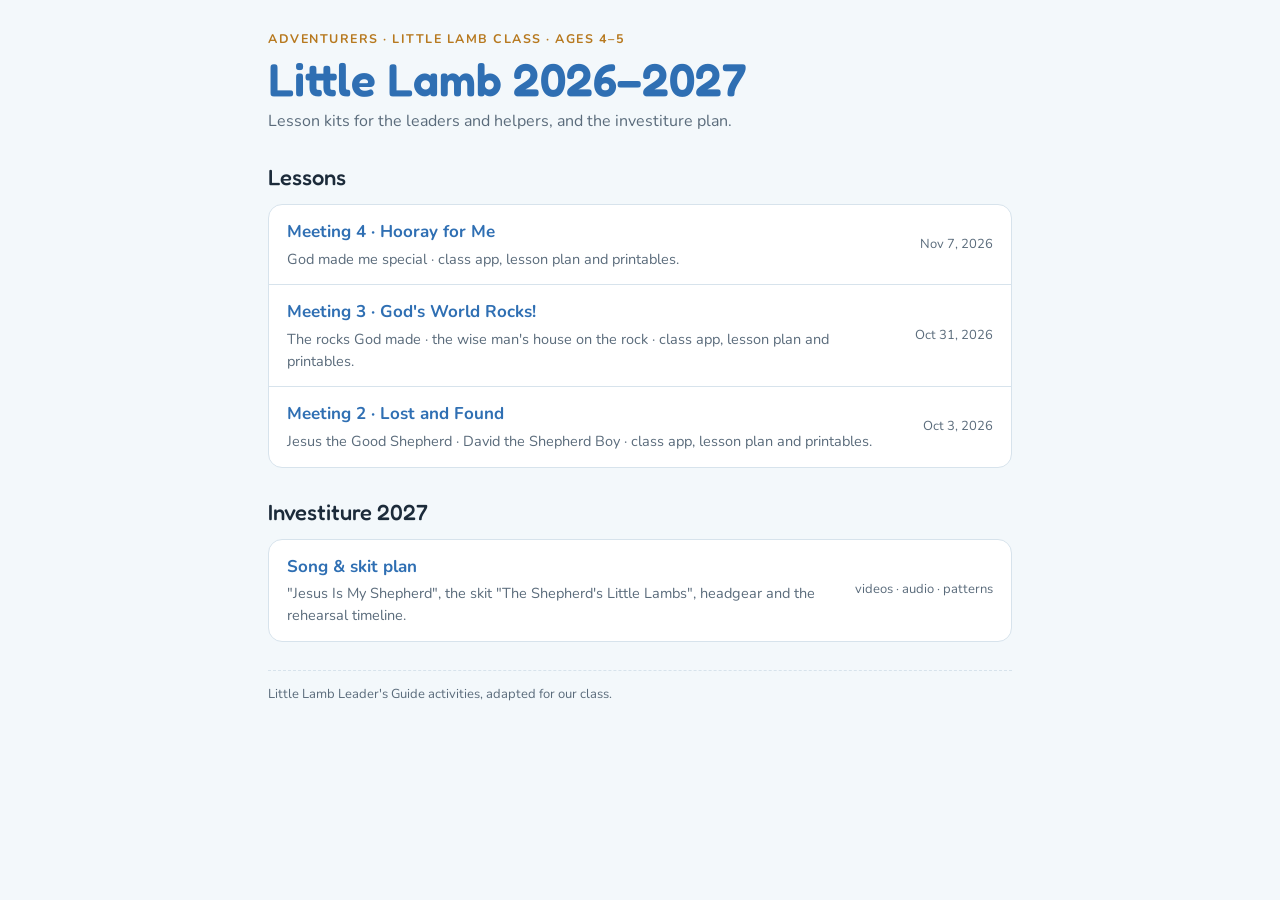
<file: index.html>
<!DOCTYPE html>
<html lang="en"><head><meta charset="utf-8"><meta name="viewport" content="width=device-width,initial-scale=1">
<title>Little Lamb 2026–2027</title>
<link rel="stylesheet" href="https://fonts.googleapis.com/css2?family=Fredoka:wght@500;600&family=Nunito:wght@400;600;700&display=swap">
<link rel="stylesheet" href="style.css">
</head><body>
<div class="wrap">
  <header>
    <div class="eyebrow">Adventurers · Little Lamb class · ages 4–5</div>
    <h1>Little Lamb 2026–2027</h1>
    <p class="meta">Lesson kits for the leaders and helpers, and the investiture plan.</p>
  </header>

  <section>
    <h2>Lessons</h2>
    <div class="list">
      <div class="row"><a href="meeting-04/">Meeting 4 · Hooray for Me</a><span class="pages">Nov 7, 2026</span>
        <span class="what">God made me special · class app, lesson plan and printables.</span></div>
      <div class="row"><a href="meeting-03/">Meeting 3 · God's World Rocks!</a><span class="pages">Oct 31, 2026</span>
        <span class="what">The rocks God made · the wise man's house on the rock · class app, lesson plan and printables.</span></div>
      <div class="row"><a href="meeting-02/">Meeting 2 · Lost and Found</a><span class="pages">Oct 3, 2026</span>
        <span class="what">Jesus the Good Shepherd · David the Shepherd Boy · class app, lesson plan and printables.</span></div>
    </div>
  </section>

  <section>
    <h2>Investiture 2027</h2>
    <div class="list">
      <div class="row"><a href="investiture/">Song &amp; skit plan</a><span class="pages">videos · audio · patterns</span>
        <span class="what">"Jesus Is My Shepherd", the skit "The Shepherd's Little Lambs", headgear and the rehearsal timeline.</span></div>
    </div>
  </section>

  <footer>Little Lamb Leader's Guide activities, adapted for our class.</footer>
</div>
</body></html>
</file>
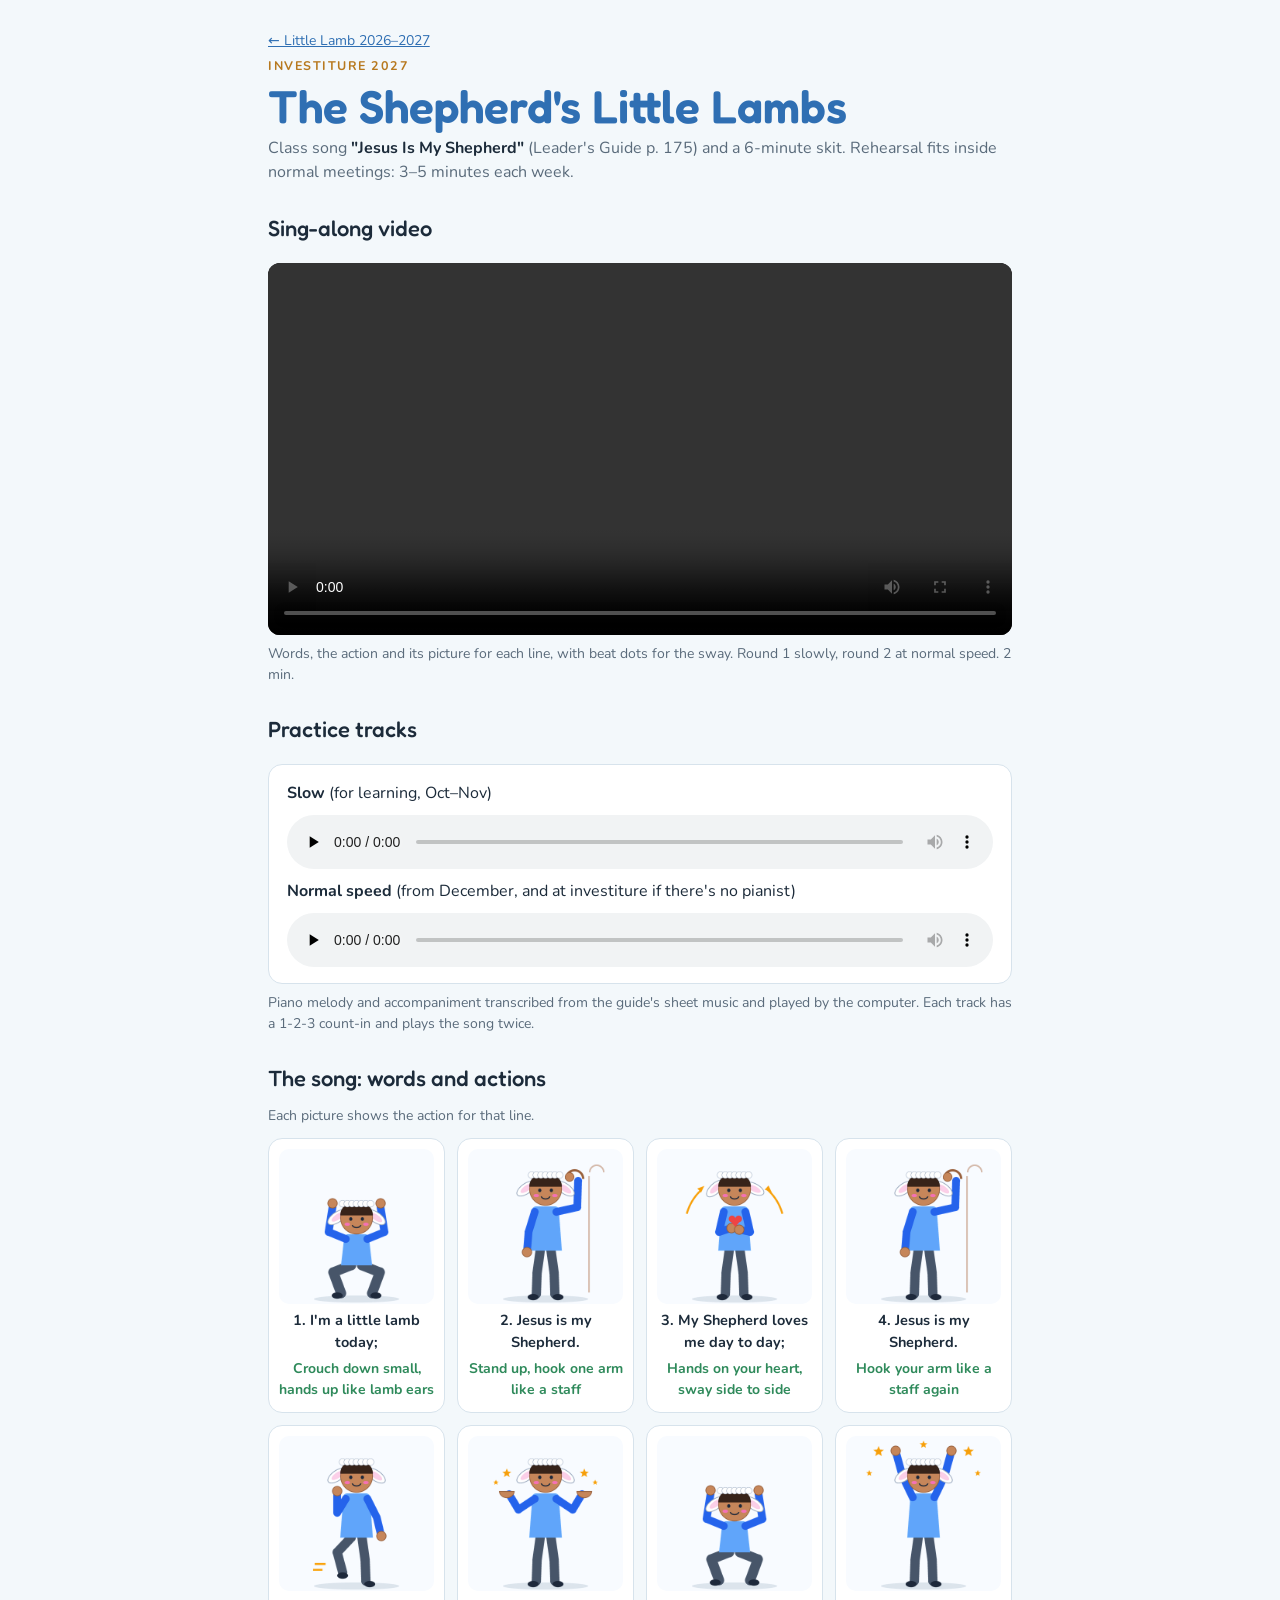
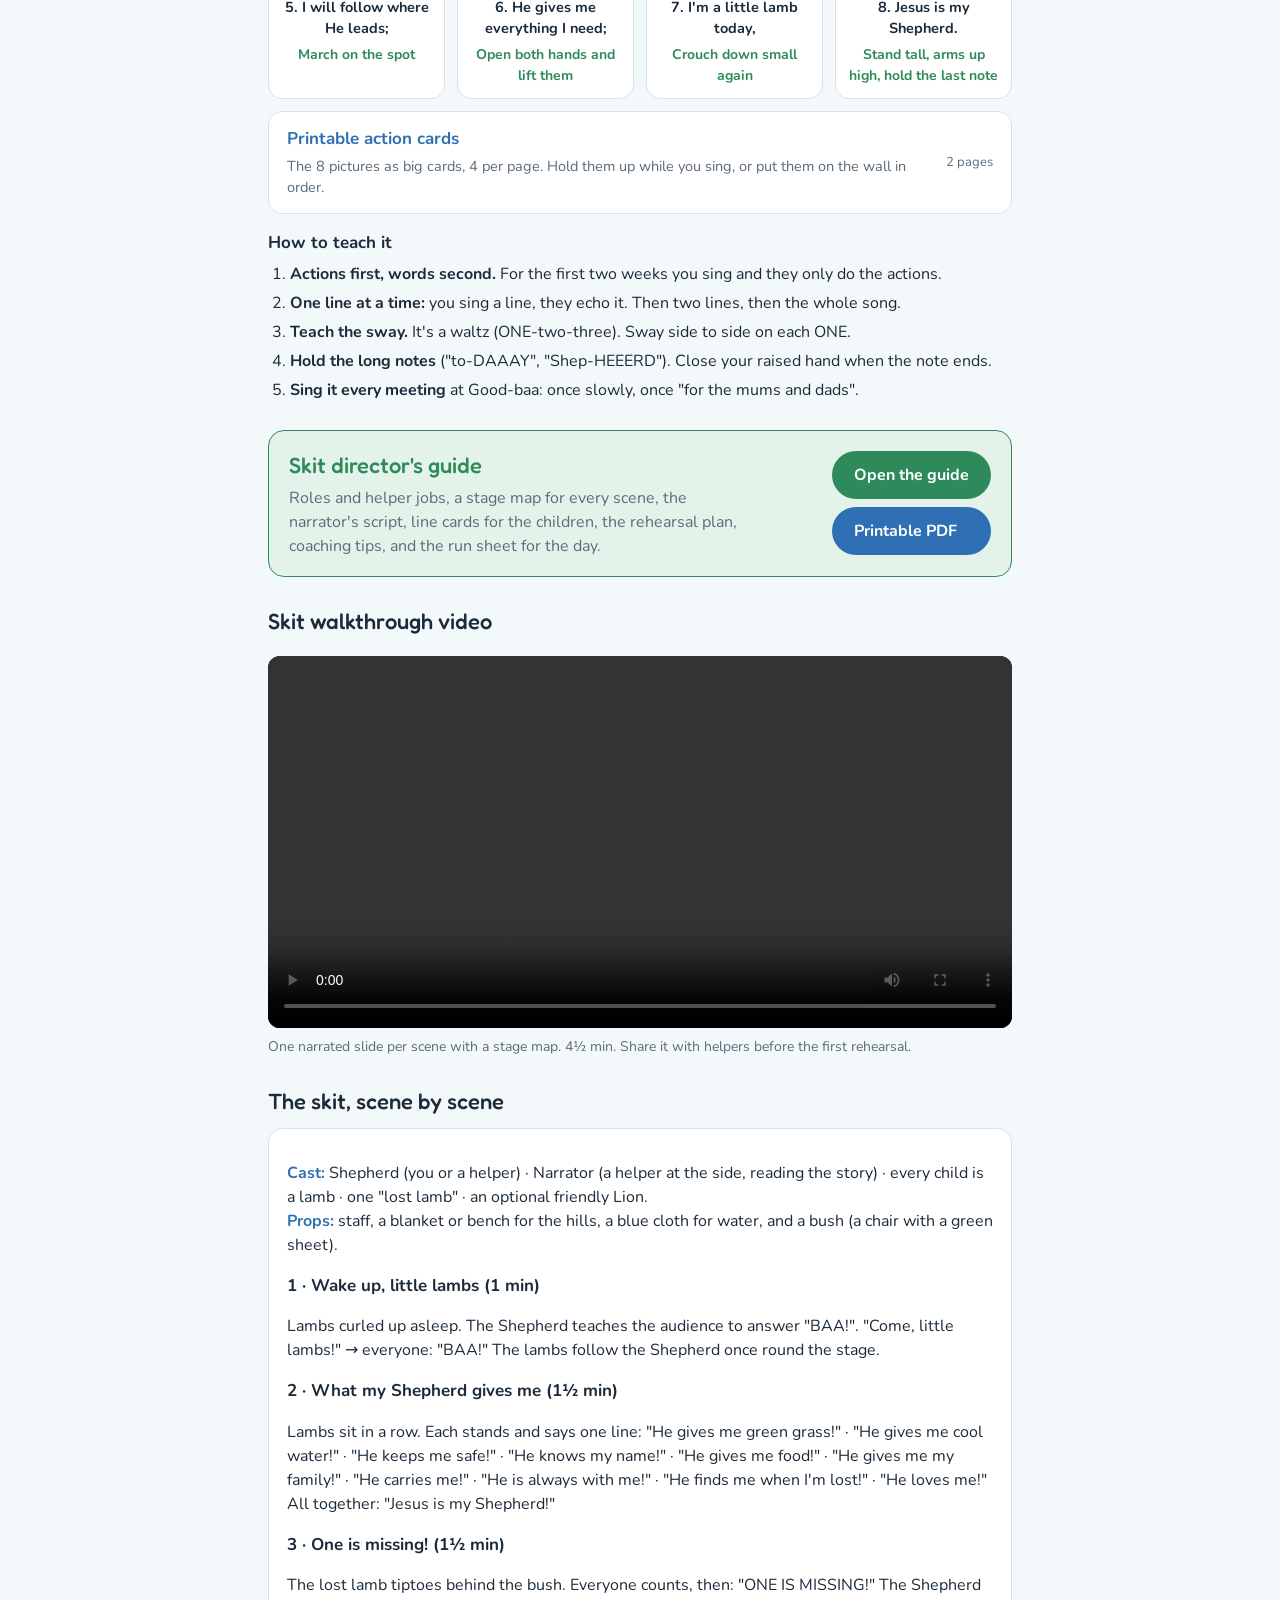
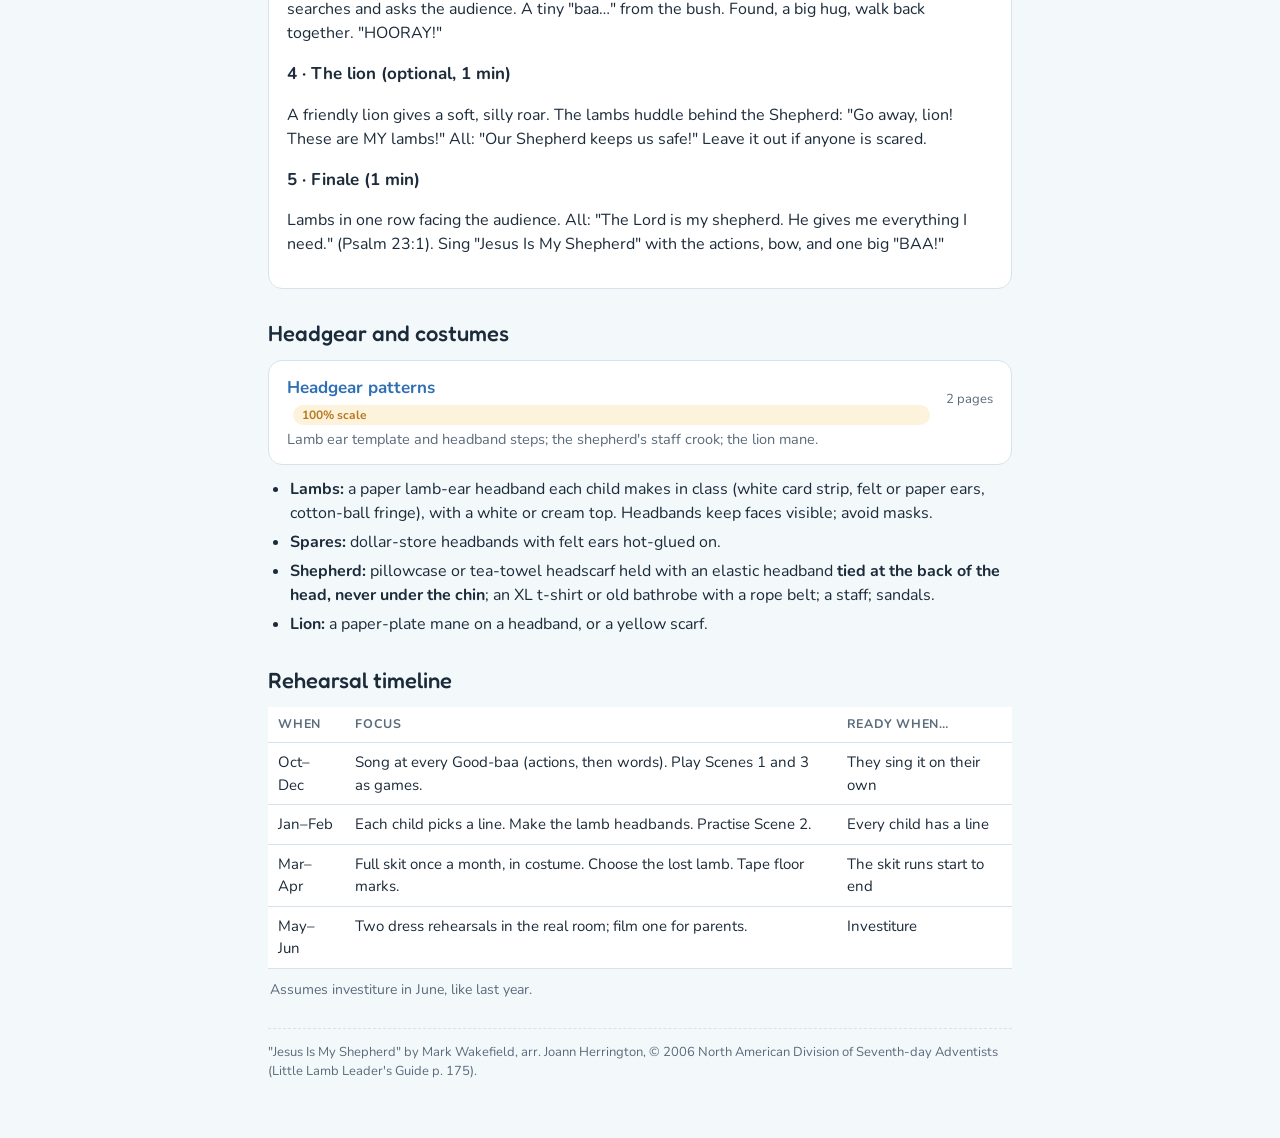
<file: investiture/index.html>
<!DOCTYPE html>
<html lang="en"><head><meta charset="utf-8"><meta name="viewport" content="width=device-width,initial-scale=1">
<title>Investiture 2027 Song and Skit</title>
<link rel="stylesheet" href="https://fonts.googleapis.com/css2?family=Fredoka:wght@500;600&family=Nunito:wght@400;600;700&display=swap">
<link rel="stylesheet" href="../style.css">
</head><body>
<div class="wrap">
  <header>
    <div class="crumb"><a href="../">← Little Lamb 2026–2027</a></div>
    <div class="eyebrow">Investiture 2027</div>
    <h1>The Shepherd's Little Lambs</h1>
    <p class="meta">Class song <b>"Jesus Is My Shepherd"</b> (Leader's Guide p. 175) and a 6-minute skit. Rehearsal fits inside normal meetings: 3–5 minutes each week.</p>
  </header>

  <section class="media">
    <h2>Sing-along video</h2>
    <video controls preload="metadata" src="song-singalong.mp4"></video>
    <div class="cap">Words, the action and its picture for each line, with beat dots for the sway. Round 1 slowly, round 2 at normal speed. 2 min.</div>
  </section>

  <section class="media">
    <h2>Practice tracks</h2>
    <div class="card" style="display:grid;gap:10px">
      <div><b>Slow</b> (for learning, Oct–Nov)</div>
      <audio controls preload="none" src="song-practice-slow.mp3"></audio>
      <div><b>Normal speed</b> (from December, and at investiture if there's no pianist)</div>
      <audio controls preload="none" src="song-practice-normal.mp3"></audio>
    </div>
    <div class="cap">Piano melody and accompaniment transcribed from the guide's sheet music and played by the computer. Each track has a 1-2-3 count-in and plays the song twice.</div>
  </section>

  <section>
    <h2>The song: words and actions</h2>
    <p class="note" style="margin:0 0 12px">Each picture shows the action for that line.</p>
    <div class="actions">
      <figure><img src="actions/crouch.png" alt="Crouch down small, hands up like lamb ears" width="200" height="200"><figcaption><b>1. I'm a little lamb today;</b><span>Crouch down small, hands up like lamb ears</span></figcaption></figure>
      <figure><img src="actions/staff.png" alt="Stand up, hook one arm like a staff" width="200" height="200"><figcaption><b>2. Jesus is my Shepherd.</b><span>Stand up, hook one arm like a staff</span></figcaption></figure>
      <figure><img src="actions/heart.png" alt="Hands on your heart, sway side to side" width="200" height="200"><figcaption><b>3. My Shepherd loves me day to day;</b><span>Hands on your heart, sway side to side</span></figcaption></figure>
      <figure><img src="actions/staff.png" alt="Hook your arm like a staff again" width="200" height="200"><figcaption><b>4. Jesus is my Shepherd.</b><span>Hook your arm like a staff again</span></figcaption></figure>
      <figure><img src="actions/march.png" alt="March on the spot" width="200" height="200"><figcaption><b>5. I will follow where He leads;</b><span>March on the spot</span></figcaption></figure>
      <figure><img src="actions/open.png" alt="Open both hands and lift them" width="200" height="200"><figcaption><b>6. He gives me everything I need;</b><span>Open both hands and lift them</span></figcaption></figure>
      <figure><img src="actions/crouch.png" alt="Crouch down small again" width="200" height="200"><figcaption><b>7. I'm a little lamb today,</b><span>Crouch down small again</span></figcaption></figure>
      <figure><img src="actions/armsup.png" alt="Stand tall, arms up high, hold the last note" width="200" height="200"><figcaption><b>8. Jesus is my Shepherd.</b><span>Stand tall, arms up high, hold the last note</span></figcaption></figure>
    </div>
    <div class="list" style="margin-top:12px"><div class="row"><a href="action-cards.pdf">Printable action cards</a><span class="pages">2 pages</span><span class="what">The 8 pictures as big cards, 4 per page. Hold them up while you sing, or put them on the wall in order.</span></div></div>
    <h3>How to teach it</h3>
    <ol>
      <li><b>Actions first, words second.</b> For the first two weeks you sing and they only do the actions.</li>
      <li><b>One line at a time:</b> you sing a line, they echo it. Then two lines, then the whole song.</li>
      <li><b>Teach the sway.</b> It's a waltz (ONE-two-three). Sway side to side on each ONE.</li>
      <li><b>Hold the long notes</b> ("to-DAAAY", "Shep-HEEERD"). Close your raised hand when the note ends.</li>
      <li><b>Sing it every meeting</b> at Good-baa: once slowly, once "for the mums and dads".</li>
    </ol>
  </section>

  <section class="hero">
    <div>
      <h2>Skit director's guide</h2>
      <p>Roles and helper jobs, a stage map for every scene, the narrator's script, line cards for the children, the rehearsal plan, coaching tips, and the run sheet for the day.</p>
    </div>
    <div style="display:grid;gap:8px">
      <a class="btn" href="skit-guide.html">Open the guide</a>
      <a class="btn" style="background:var(--sky)" href="skit-guide.pdf">Printable PDF</a>
    </div>
  </section>

  <section class="media">
    <h2>Skit walkthrough video</h2>
    <video controls preload="metadata" src="skit-walkthrough.mp4"></video>
    <div class="cap">One narrated slide per scene with a stage map. 4½ min. Share it with helpers before the first rehearsal.</div>
  </section>

  <section>
    <h2>The skit, scene by scene</h2>
    <div class="card say">
      <p><b>Cast:</b> Shepherd (you or a helper) · Narrator (a helper at the side, reading the story) · every child is a lamb · one "lost lamb" · an optional friendly Lion.<br>
      <b>Props:</b> staff, a blanket or bench for the hills, a blue cloth for water, and a bush (a chair with a green sheet).</p>
      <h3>1 · Wake up, little lambs (1 min)</h3>
      <p>Lambs curled up asleep. The Shepherd teaches the audience to answer "BAA!". "Come, little lambs!" → everyone: "BAA!" The lambs follow the Shepherd once round the stage.</p>
      <h3>2 · What my Shepherd gives me (1½ min)</h3>
      <p>Lambs sit in a row. Each stands and says one line: "He gives me green grass!" · "He gives me cool water!" · "He keeps me safe!" · "He knows my name!" · "He gives me food!" · "He gives me my family!" · "He carries me!" · "He is always with me!" · "He finds me when I'm lost!" · "He loves me!" All together: "Jesus is my Shepherd!"</p>
      <h3>3 · One is missing! (1½ min)</h3>
      <p>The lost lamb tiptoes behind the bush. Everyone counts, then: "ONE IS MISSING!" The Shepherd searches and asks the audience. A tiny "baa…" from the bush. Found, a big hug, walk back together. "HOORAY!"</p>
      <h3>4 · The lion (optional, 1 min)</h3>
      <p>A friendly lion gives a soft, silly roar. The lambs huddle behind the Shepherd: "Go away, lion! These are MY lambs!" All: "Our Shepherd keeps us safe!" Leave it out if anyone is scared.</p>
      <h3>5 · Finale (1 min)</h3>
      <p>Lambs in one row facing the audience. All: "The Lord is my shepherd. He gives me everything I need." (Psalm 23:1). Sing "Jesus Is My Shepherd" with the actions, bow, and one big "BAA!"</p>
    </div>
  </section>

  <section>
    <h2>Headgear and costumes</h2>
    <div class="list">
      <div class="row"><a href="headgear-patterns.pdf">Headgear patterns</a><span class="flag">100% scale</span><span class="pages">2 pages</span>
        <span class="what">Lamb ear template and headband steps; the shepherd's staff crook; the lion mane.</span></div>
    </div>
    <ul style="margin-top:12px">
      <li><b>Lambs:</b> a paper lamb-ear headband each child makes in class (white card strip, felt or paper ears, cotton-ball fringe), with a white or cream top. Headbands keep faces visible; avoid masks.</li>
      <li><b>Spares:</b> dollar-store headbands with felt ears hot-glued on.</li>
      <li><b>Shepherd:</b> pillowcase or tea-towel headscarf held with an elastic headband <b>tied at the back of the head, never under the chin</b>; an XL t-shirt or old bathrobe with a rope belt; a staff; sandals.</li>
      <li><b>Lion:</b> a paper-plate mane on a headband, or a yellow scarf.</li>
    </ul>
  </section>

  <section>
    <h2>Rehearsal timeline</h2>
    <div class="tablewrap"><table>
      <tr><th>When</th><th>Focus</th><th>Ready when…</th></tr>
      <tr><td>Oct–Dec</td><td>Song at every Good-baa (actions, then words). Play Scenes 1 and 3 as games.</td><td>They sing it on their own</td></tr>
      <tr><td>Jan–Feb</td><td>Each child picks a line. Make the lamb headbands. Practise Scene 2.</td><td>Every child has a line</td></tr>
      <tr><td>Mar–Apr</td><td>Full skit once a month, in costume. Choose the lost lamb. Tape floor marks.</td><td>The skit runs start to end</td></tr>
      <tr><td>May–Jun</td><td>Two dress rehearsals in the real room; film one for parents.</td><td>Investiture</td></tr>
    </table></div>
    <p class="note">Assumes investiture in June, like last year.</p>
  </section>

  <footer>"Jesus Is My Shepherd" by Mark Wakefield, arr. Joann Herrington, © 2006 North American Division of Seventh-day Adventists (Little Lamb Leader's Guide p. 175).</footer>
</div>
</body></html>
</file>
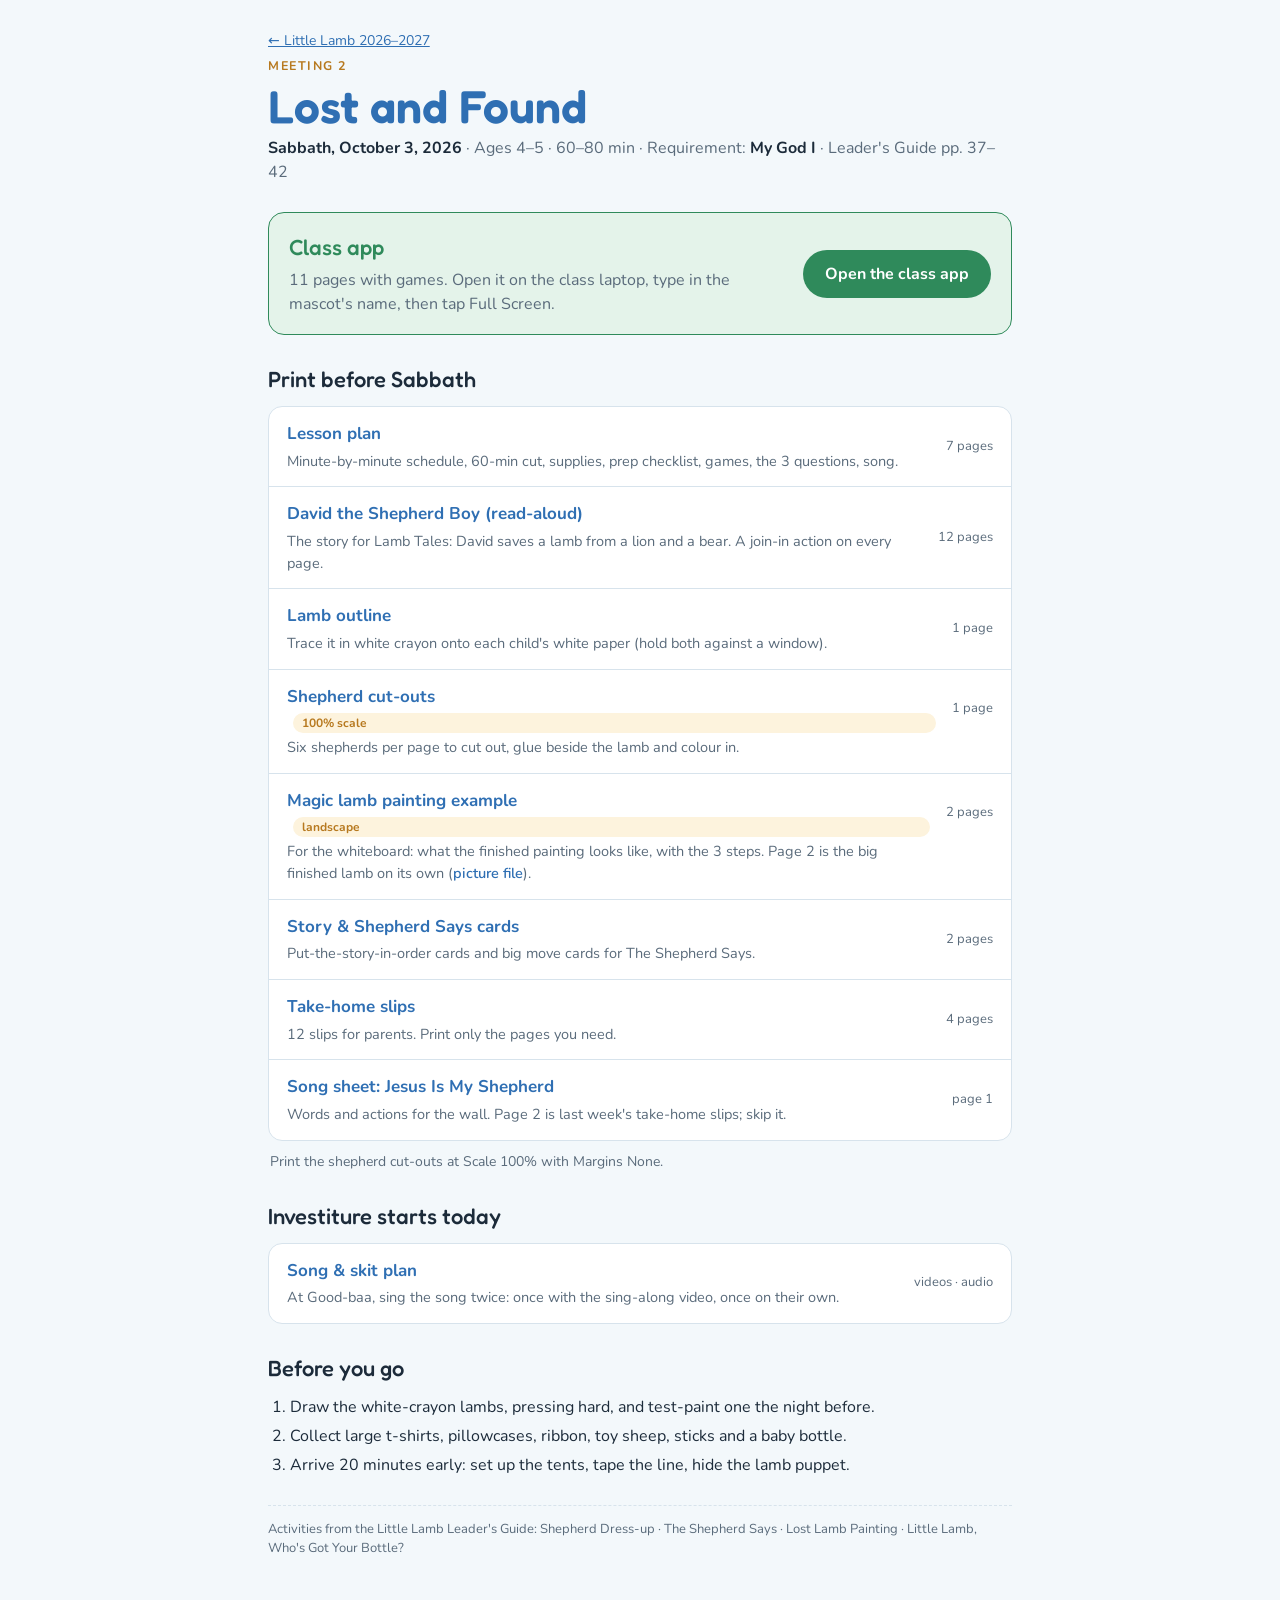
<file: meeting-02/index.html>
<!DOCTYPE html>
<html lang="en"><head><meta charset="utf-8"><meta name="viewport" content="width=device-width,initial-scale=1">
<title>Lost and Found Lesson Kit</title>
<link rel="stylesheet" href="https://fonts.googleapis.com/css2?family=Fredoka:wght@500;600&family=Nunito:wght@400;600;700&display=swap">
<link rel="stylesheet" href="../style.css">
</head><body>
<div class="wrap">
  <header>
    <div class="crumb"><a href="../">← Little Lamb 2026–2027</a></div>
    <div class="eyebrow">Meeting 2</div>
    <h1>Lost and Found</h1>
    <p class="meta"><b>Sabbath, October 3, 2026</b> · Ages 4–5 · 60–80 min · Requirement: <b>My God I</b> · Leader's Guide pp. 37–42</p>
  </header>

  <section class="hero">
    <div>
      <h2>Class app</h2>
      <p>11 pages with games. Open it on the class laptop, type in the mascot's name, then tap Full Screen.</p>
    </div>
    <a class="btn" href="class-app.html">Open the class app</a>
  </section>

  <section>
    <h2>Print before Sabbath</h2>
    <div class="list">
      <div class="row"><a href="lesson-plan.pdf">Lesson plan</a><span class="pages">7 pages</span>
        <span class="what">Minute-by-minute schedule, 60-min cut, supplies, prep checklist, games, the 3 questions, song.</span></div>
      <div class="row"><a href="read-aloud-david-shepherd.pdf">David the Shepherd Boy (read-aloud)</a><span class="pages">12 pages</span>
        <span class="what">The story for Lamb Tales: David saves a lamb from a lion and a bear. A join-in action on every page.</span></div>
      <div class="row"><a href="lamb-outline.pdf">Lamb outline</a><span class="pages">1 page</span>
        <span class="what">Trace it in white crayon onto each child's white paper (hold both against a window).</span></div>
      <div class="row"><a href="painting-kit.pdf">Shepherd cut-outs</a><span class="flag">100% scale</span><span class="pages">1 page</span>
        <span class="what">Six shepherds per page to cut out, glue beside the lamb and colour in.</span></div>
      <div class="row"><a href="magic-lamb-poster.pdf">Magic lamb painting example</a><span class="flag">landscape</span><span class="pages">2 pages</span>
        <span class="what">For the whiteboard: what the finished painting looks like, with the 3 steps. Page 2 is the big finished lamb on its own (<a href="magic-lamb-finished.png" style="font-size:14.5px;font-weight:600">picture file</a>).</span></div>
      <div class="row"><a href="story-cards.pdf">Story &amp; Shepherd Says cards</a><span class="pages">2 pages</span>
        <span class="what">Put-the-story-in-order cards and big move cards for The Shepherd Says.</span></div>
      <div class="row"><a href="takehome-slips.pdf">Take-home slips</a><span class="pages">4 pages</span>
        <span class="what">12 slips for parents. Print only the pages you need.</span></div>
      <div class="row"><a href="song-sheet.pdf">Song sheet: Jesus Is My Shepherd</a><span class="pages">page 1</span>
        <span class="what">Words and actions for the wall. Page 2 is last week's take-home slips; skip it.</span></div>
    </div>
    <p class="note">Print the shepherd cut-outs at Scale 100% with Margins None.</p>
  </section>

  <section>
    <h2>Investiture starts today</h2>
    <div class="list">
      <div class="row"><a href="../investiture/">Song &amp; skit plan</a><span class="pages">videos · audio</span>
        <span class="what">At Good-baa, sing the song twice: once with the sing-along video, once on their own.</span></div>
    </div>
  </section>

  <section>
    <h2>Before you go</h2>
    <ol>
      <li>Draw the white-crayon lambs, pressing hard, and test-paint one the night before.</li>
      <li>Collect large t-shirts, pillowcases, ribbon, toy sheep, sticks and a baby bottle.</li>
      <li>Arrive 20 minutes early: set up the tents, tape the line, hide the lamb puppet.</li>
    </ol>
  </section>

  <footer>Activities from the Little Lamb Leader's Guide: Shepherd Dress-up · The Shepherd Says · Lost Lamb Painting · Little Lamb, Who's Got Your Bottle?</footer>
</div>
</body></html>
</file>
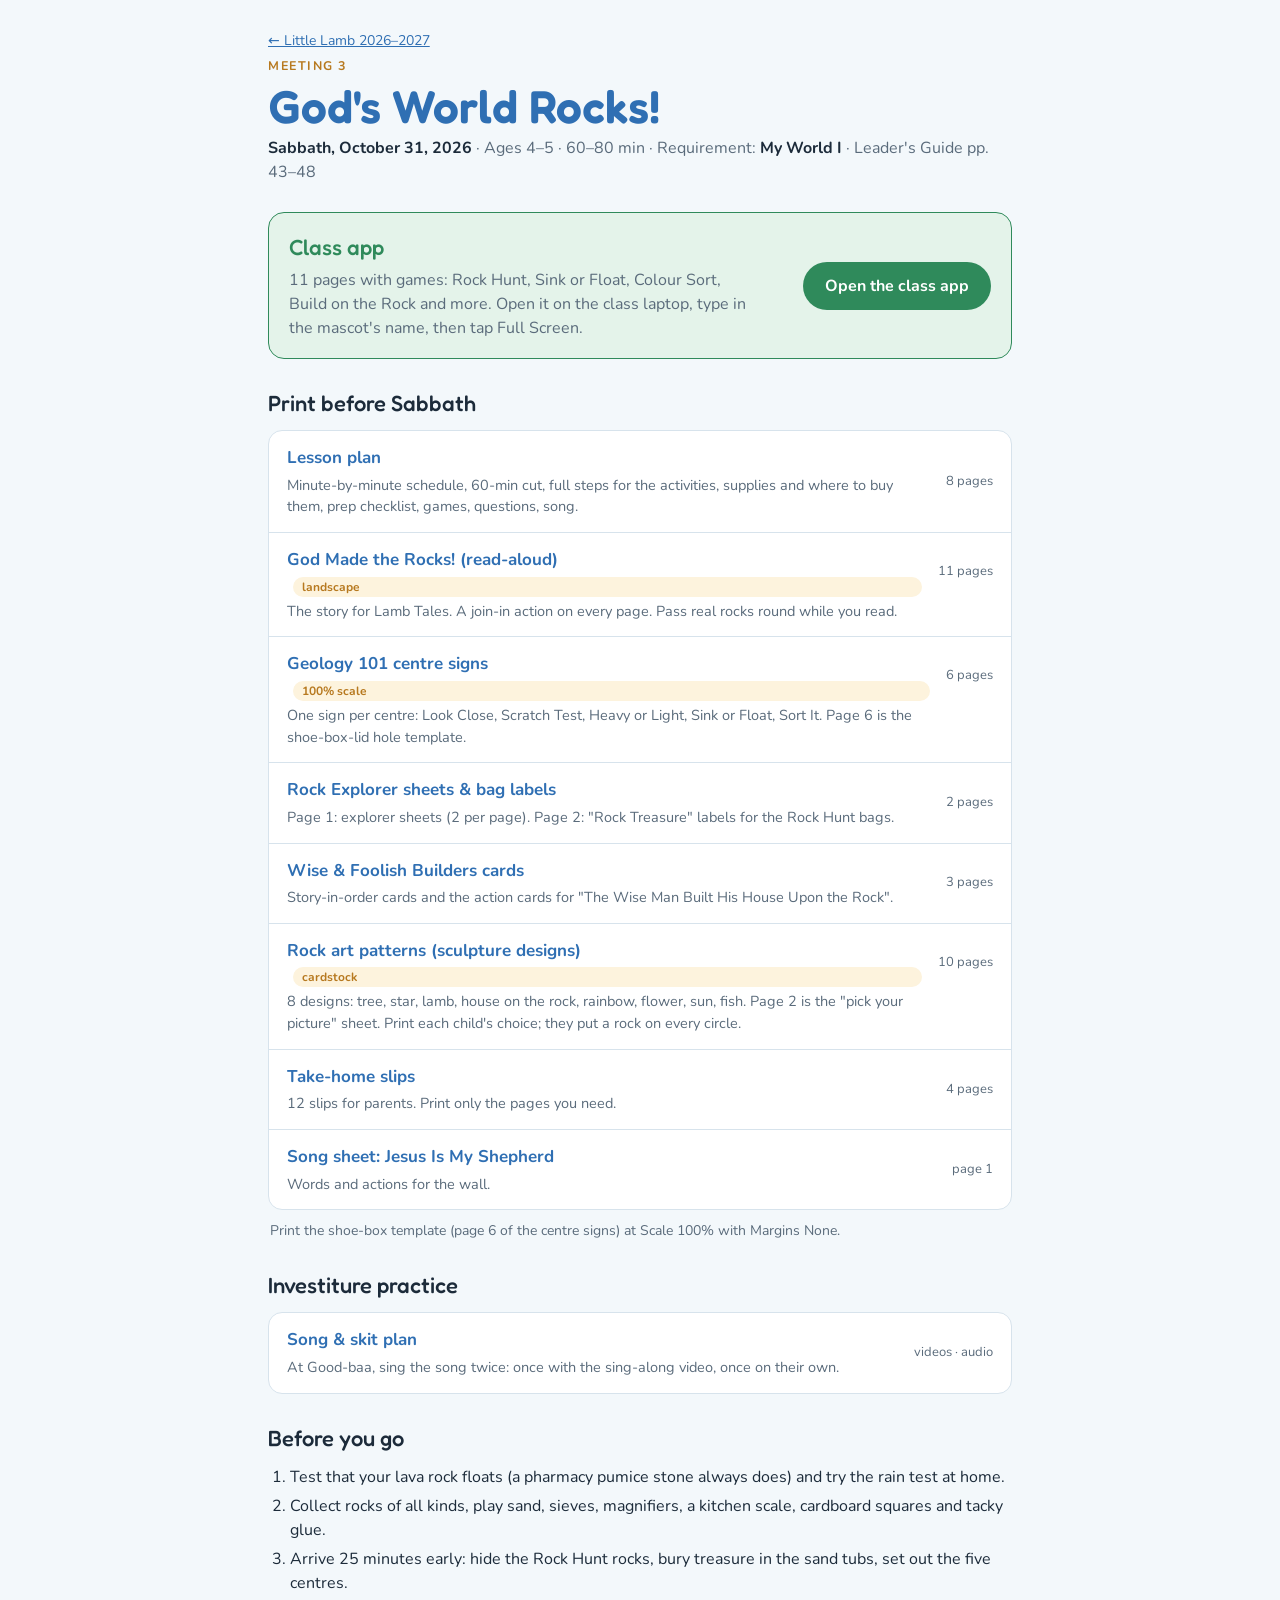
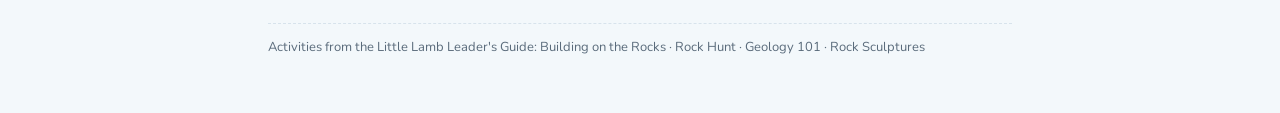
<file: meeting-03/index.html>
<!DOCTYPE html>
<html lang="en"><head><meta charset="utf-8"><meta name="viewport" content="width=device-width,initial-scale=1">
<title>God's World Rocks Lesson Kit</title>
<link rel="stylesheet" href="https://fonts.googleapis.com/css2?family=Fredoka:wght@500;600&family=Nunito:wght@400;600;700&display=swap">
<link rel="stylesheet" href="../style.css">
</head><body>
<div class="wrap">
  <header>
    <div class="crumb"><a href="../">← Little Lamb 2026–2027</a></div>
    <div class="eyebrow">Meeting 3</div>
    <h1>God's World Rocks!</h1>
    <p class="meta"><b>Sabbath, October 31, 2026</b> · Ages 4–5 · 60–80 min · Requirement: <b>My World I</b> · Leader's Guide pp. 43–48</p>
  </header>

  <section class="hero">
    <div>
      <h2>Class app</h2>
      <p>11 pages with games: Rock Hunt, Sink or Float, Colour Sort, Build on the Rock and more. Open it on the class laptop, type in the mascot's name, then tap Full Screen.</p>
    </div>
    <a class="btn" href="class-app.html">Open the class app</a>
  </section>

  <section>
    <h2>Print before Sabbath</h2>
    <div class="list">
      <div class="row"><a href="lesson-plan.pdf">Lesson plan</a><span class="pages">8 pages</span>
        <span class="what">Minute-by-minute schedule, 60-min cut, full steps for the activities, supplies and where to buy them, prep checklist, games, questions, song.</span></div>
      <div class="row"><a href="read-aloud-god-made-rocks.pdf">God Made the Rocks! (read-aloud)</a><span class="flag">landscape</span><span class="pages">11 pages</span>
        <span class="what">The story for Lamb Tales. A join-in action on every page. Pass real rocks round while you read.</span></div>
      <div class="row"><a href="geology-centres.pdf">Geology 101 centre signs</a><span class="flag">100% scale</span><span class="pages">6 pages</span>
        <span class="what">One sign per centre: Look Close, Scratch Test, Heavy or Light, Sink or Float, Sort It. Page 6 is the shoe-box-lid hole template.</span></div>
      <div class="row"><a href="rock-explorer.pdf">Rock Explorer sheets &amp; bag labels</a><span class="pages">2 pages</span>
        <span class="what">Page 1: explorer sheets (2 per page). Page 2: "Rock Treasure" labels for the Rock Hunt bags.</span></div>
      <div class="row"><a href="builder-cards.pdf">Wise &amp; Foolish Builders cards</a><span class="pages">3 pages</span>
        <span class="what">Story-in-order cards and the action cards for "The Wise Man Built His House Upon the Rock".</span></div>
      <div class="row"><a href="rock-art-patterns.pdf">Rock art patterns (sculpture designs)</a><span class="flag">cardstock</span><span class="pages">10 pages</span>
        <span class="what">8 designs: tree, star, lamb, house on the rock, rainbow, flower, sun, fish. Page 2 is the "pick your picture" sheet. Print each child's choice; they put a rock on every circle.</span></div>
      <div class="row"><a href="takehome-slips.pdf">Take-home slips</a><span class="pages">4 pages</span>
        <span class="what">12 slips for parents. Print only the pages you need.</span></div>
      <div class="row"><a href="song-sheet.pdf">Song sheet: Jesus Is My Shepherd</a><span class="pages">page 1</span>
        <span class="what">Words and actions for the wall.</span></div>
    </div>
    <p class="note">Print the shoe-box template (page 6 of the centre signs) at Scale 100% with Margins None.</p>
  </section>

  <section>
    <h2>Investiture practice</h2>
    <div class="list">
      <div class="row"><a href="../investiture/">Song &amp; skit plan</a><span class="pages">videos · audio</span>
        <span class="what">At Good-baa, sing the song twice: once with the sing-along video, once on their own.</span></div>
    </div>
  </section>

  <section>
    <h2>Before you go</h2>
    <ol>
      <li>Test that your lava rock floats (a pharmacy pumice stone always does) and try the rain test at home.</li>
      <li>Collect rocks of all kinds, play sand, sieves, magnifiers, a kitchen scale, cardboard squares and tacky glue.</li>
      <li>Arrive 25 minutes early: hide the Rock Hunt rocks, bury treasure in the sand tubs, set out the five centres.</li>
    </ol>
  </section>

  <footer>Activities from the Little Lamb Leader's Guide: Building on the Rocks · Rock Hunt · Geology 101 · Rock Sculptures</footer>
</div>
</body></html>
</file>
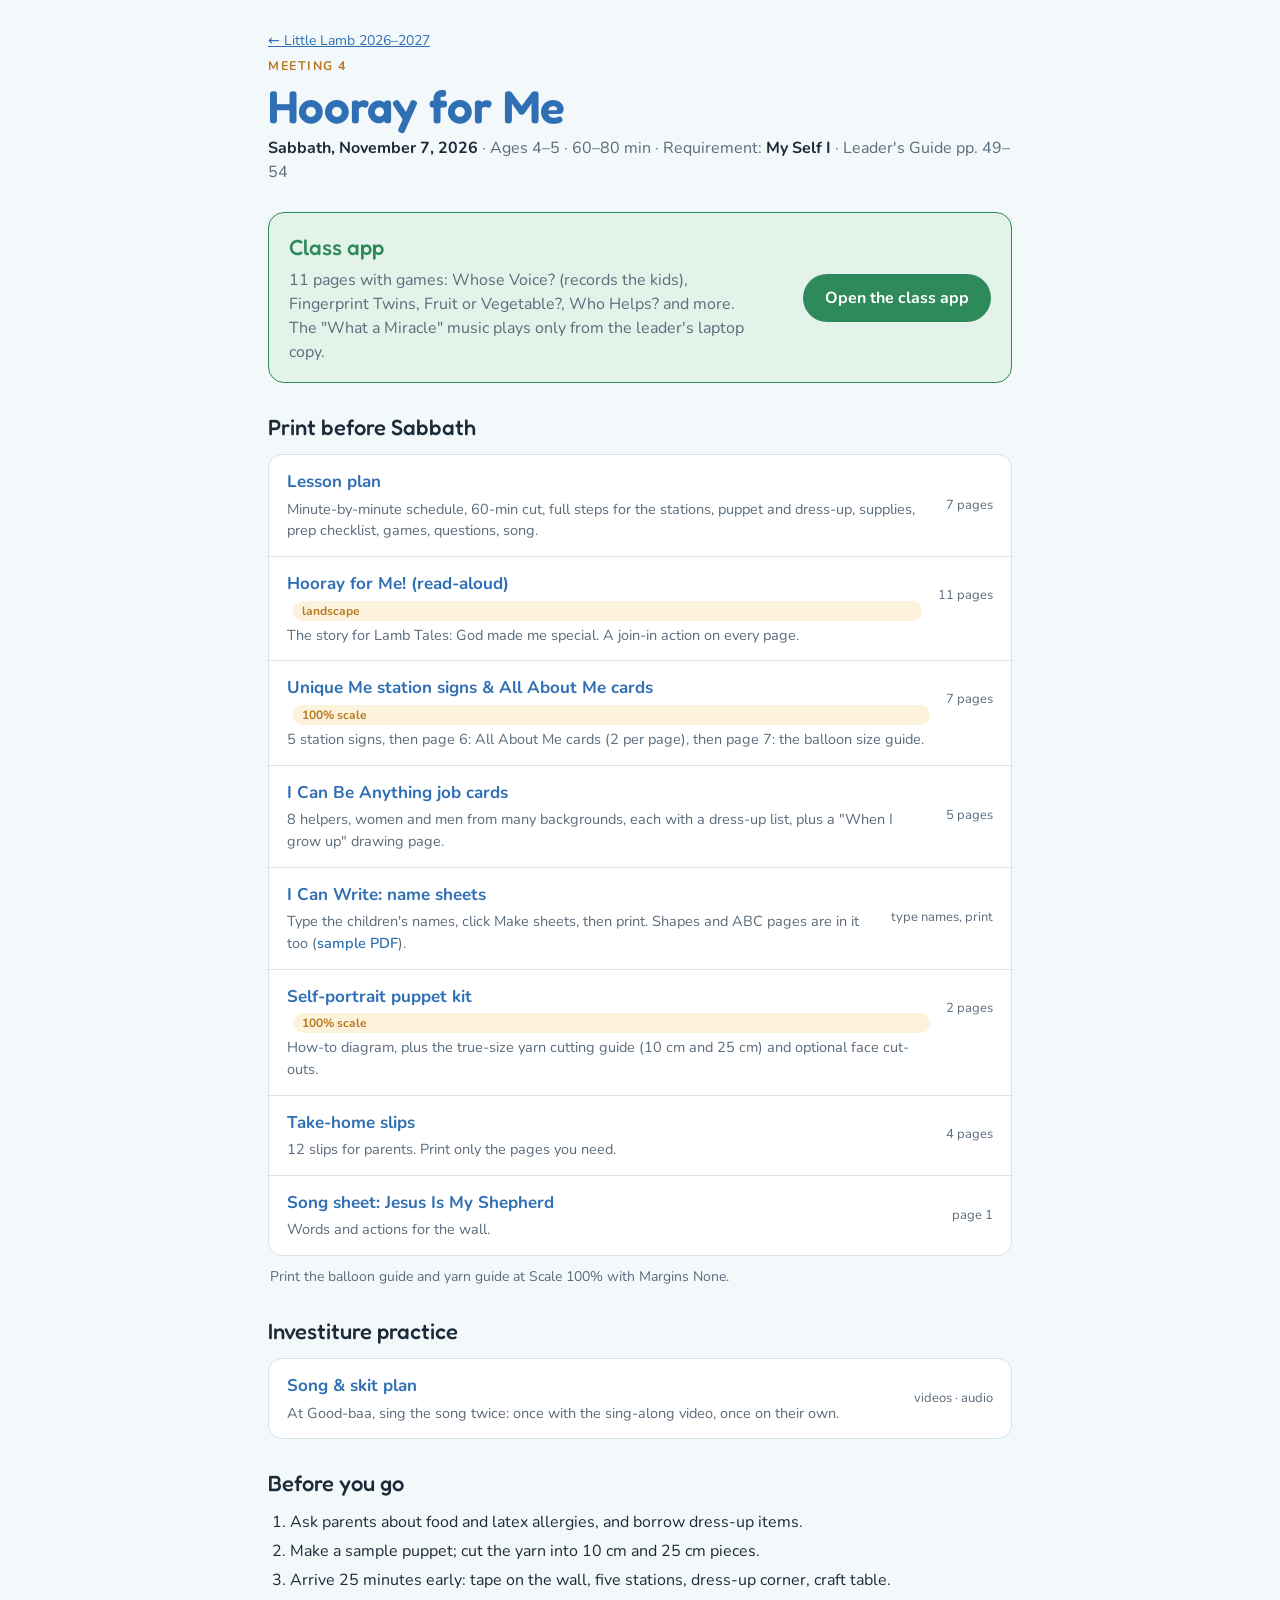
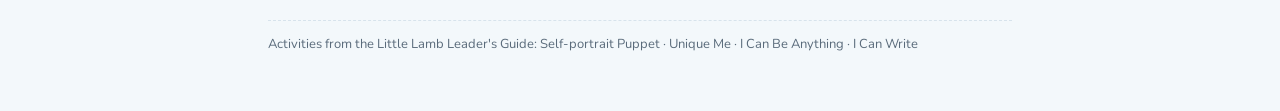
<file: meeting-04/index.html>
<!DOCTYPE html>
<html lang="en"><head><meta charset="utf-8"><meta name="viewport" content="width=device-width,initial-scale=1">
<title>Hooray for Me Lesson Kit</title>
<link rel="stylesheet" href="https://fonts.googleapis.com/css2?family=Fredoka:wght@500;600&family=Nunito:wght@400;600;700&display=swap">
<link rel="stylesheet" href="../style.css">
</head><body>
<div class="wrap">
  <header>
    <div class="crumb"><a href="../">← Little Lamb 2026–2027</a></div>
    <div class="eyebrow">Meeting 4</div>
    <h1>Hooray for Me</h1>
    <p class="meta"><b>Sabbath, November 7, 2026</b> · Ages 4–5 · 60–80 min · Requirement: <b>My Self I</b> · Leader's Guide pp. 49–54</p>
  </header>

  <section class="hero">
    <div>
      <h2>Class app</h2>
      <p>11 pages with games: Whose Voice? (records the kids), Fingerprint Twins, Fruit or Vegetable?, Who Helps? and more. The "What a Miracle" music plays only from the leader's laptop copy.</p>
    </div>
    <a class="btn" href="class-app.html">Open the class app</a>
  </section>

  <section>
    <h2>Print before Sabbath</h2>
    <div class="list">
      <div class="row"><a href="lesson-plan.pdf">Lesson plan</a><span class="pages">7 pages</span>
        <span class="what">Minute-by-minute schedule, 60-min cut, full steps for the stations, puppet and dress-up, supplies, prep checklist, games, questions, song.</span></div>
      <div class="row"><a href="read-aloud-hooray-for-me.pdf">Hooray for Me! (read-aloud)</a><span class="flag">landscape</span><span class="pages">11 pages</span>
        <span class="what">The story for Lamb Tales: God made me special. A join-in action on every page.</span></div>
      <div class="row"><a href="unique-me-stations.pdf">Unique Me station signs &amp; All About Me cards</a><span class="flag">100% scale</span><span class="pages">7 pages</span>
        <span class="what">5 station signs, then page 6: All About Me cards (2 per page), then page 7: the balloon size guide.</span></div>
      <div class="row"><a href="job-cards.pdf">I Can Be Anything job cards</a><span class="pages">5 pages</span>
        <span class="what">8 helpers, women and men from many backgrounds, each with a dress-up list, plus a "When I grow up" drawing page.</span></div>
      <div class="row"><a href="i-can-write.html">I Can Write: name sheets</a><span class="pages">type names, print</span>
        <span class="what">Type the children's names, click Make sheets, then print. Shapes and ABC pages are in it too (<a href="i-can-write.pdf" style="font-size:14.5px;font-weight:600">sample PDF</a>).</span></div>
      <div class="row"><a href="puppet-kit.pdf">Self-portrait puppet kit</a><span class="flag">100% scale</span><span class="pages">2 pages</span>
        <span class="what">How-to diagram, plus the true-size yarn cutting guide (10 cm and 25 cm) and optional face cut-outs.</span></div>
      <div class="row"><a href="takehome-slips.pdf">Take-home slips</a><span class="pages">4 pages</span>
        <span class="what">12 slips for parents. Print only the pages you need.</span></div>
      <div class="row"><a href="song-sheet.pdf">Song sheet: Jesus Is My Shepherd</a><span class="pages">page 1</span>
        <span class="what">Words and actions for the wall.</span></div>
    </div>
    <p class="note">Print the balloon guide and yarn guide at Scale 100% with Margins None.</p>
  </section>

  <section>
    <h2>Investiture practice</h2>
    <div class="list">
      <div class="row"><a href="../investiture/">Song &amp; skit plan</a><span class="pages">videos · audio</span>
        <span class="what">At Good-baa, sing the song twice: once with the sing-along video, once on their own.</span></div>
    </div>
  </section>

  <section>
    <h2>Before you go</h2>
    <ol>
      <li>Ask parents about food and latex allergies, and borrow dress-up items.</li>
      <li>Make a sample puppet; cut the yarn into 10 cm and 25 cm pieces.</li>
      <li>Arrive 25 minutes early: tape on the wall, five stations, dress-up corner, craft table.</li>
    </ol>
  </section>

  <footer>Activities from the Little Lamb Leader's Guide: Self-portrait Puppet · Unique Me · I Can Be Anything · I Can Write</footer>
</div>
</body></html>
</file>
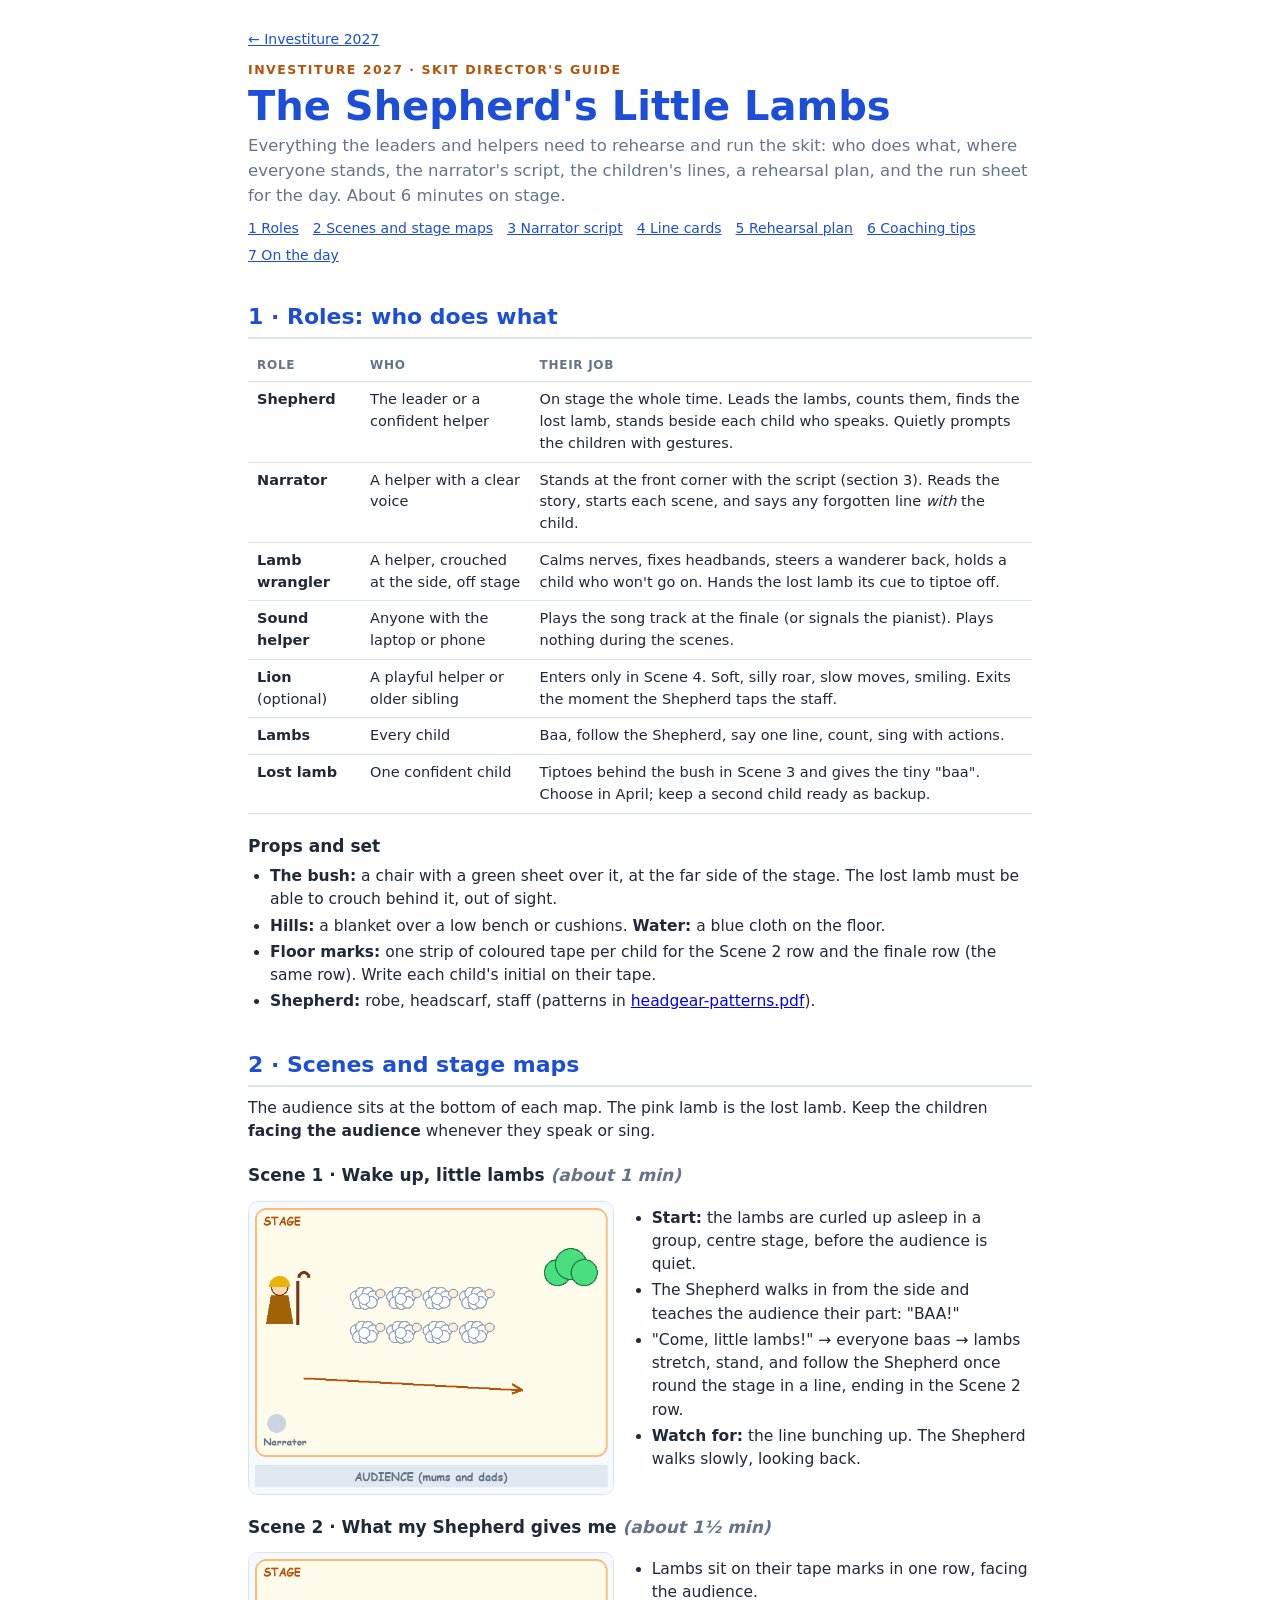
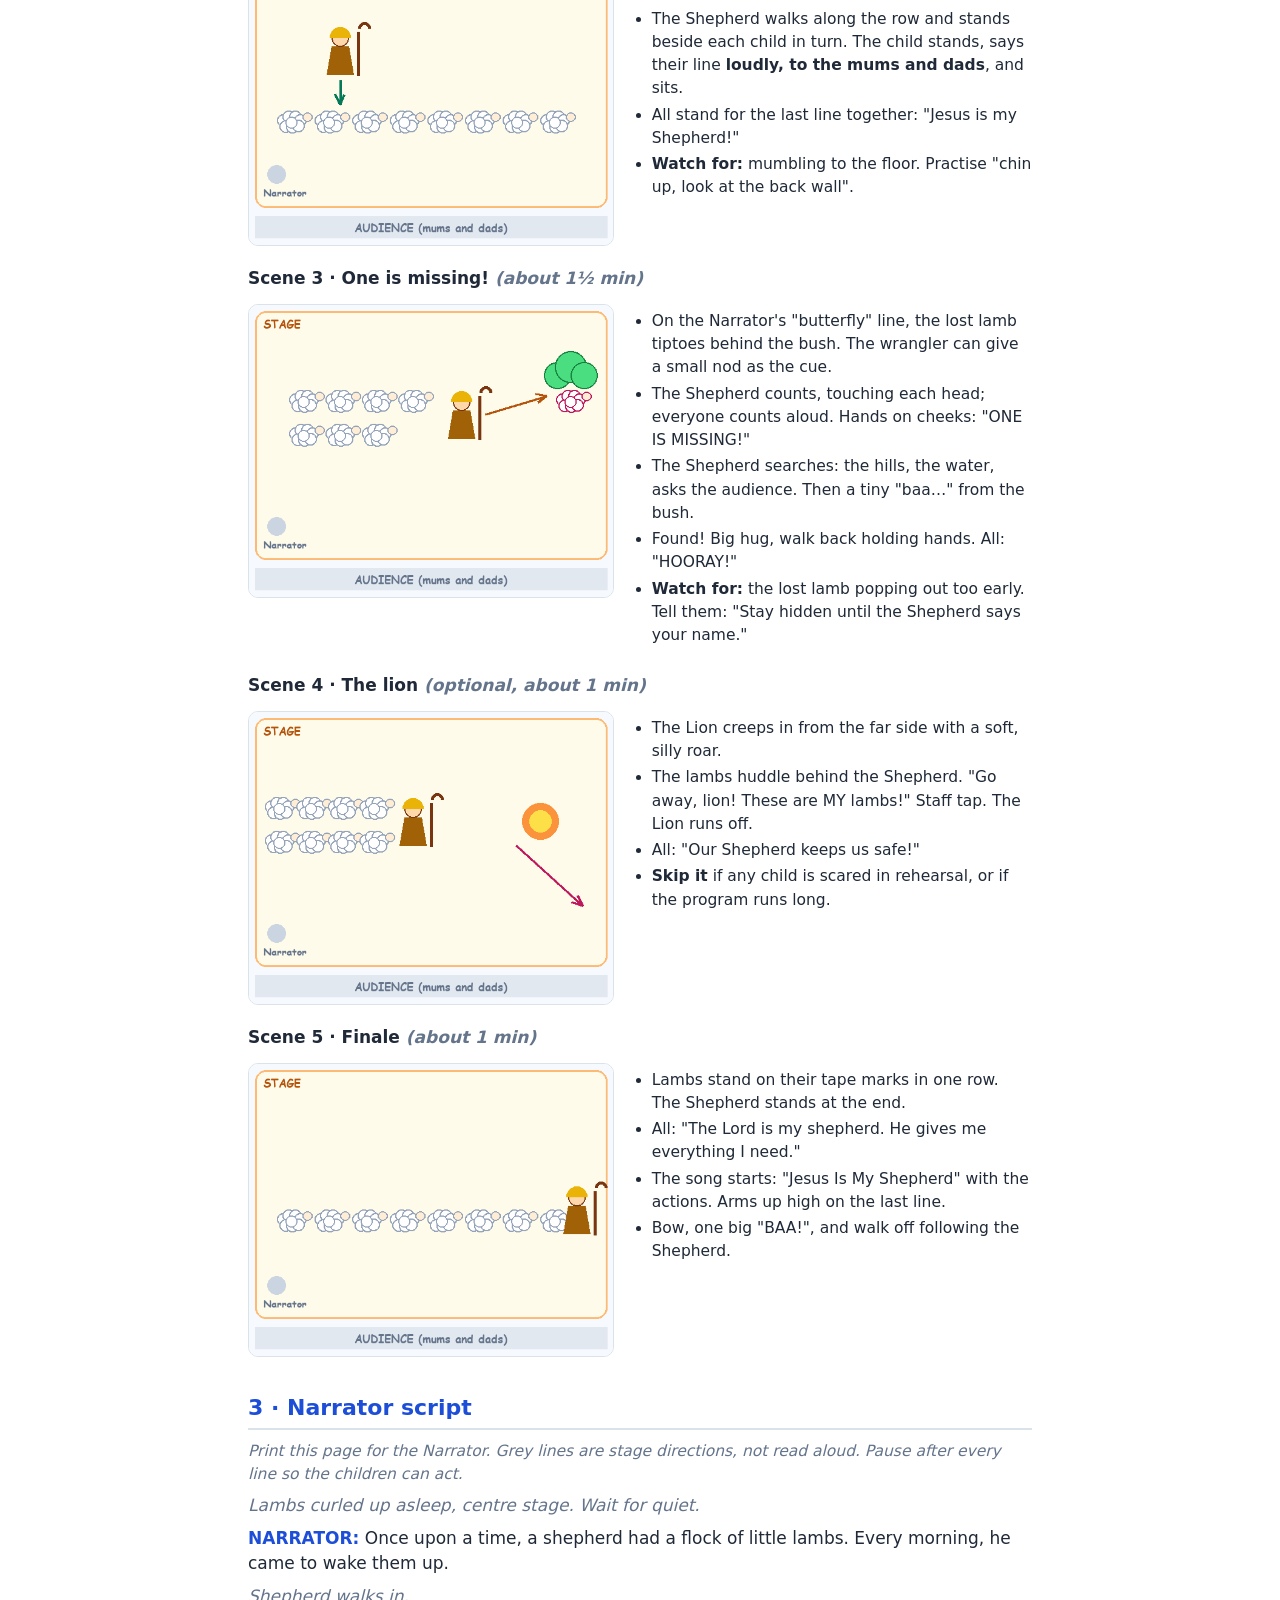
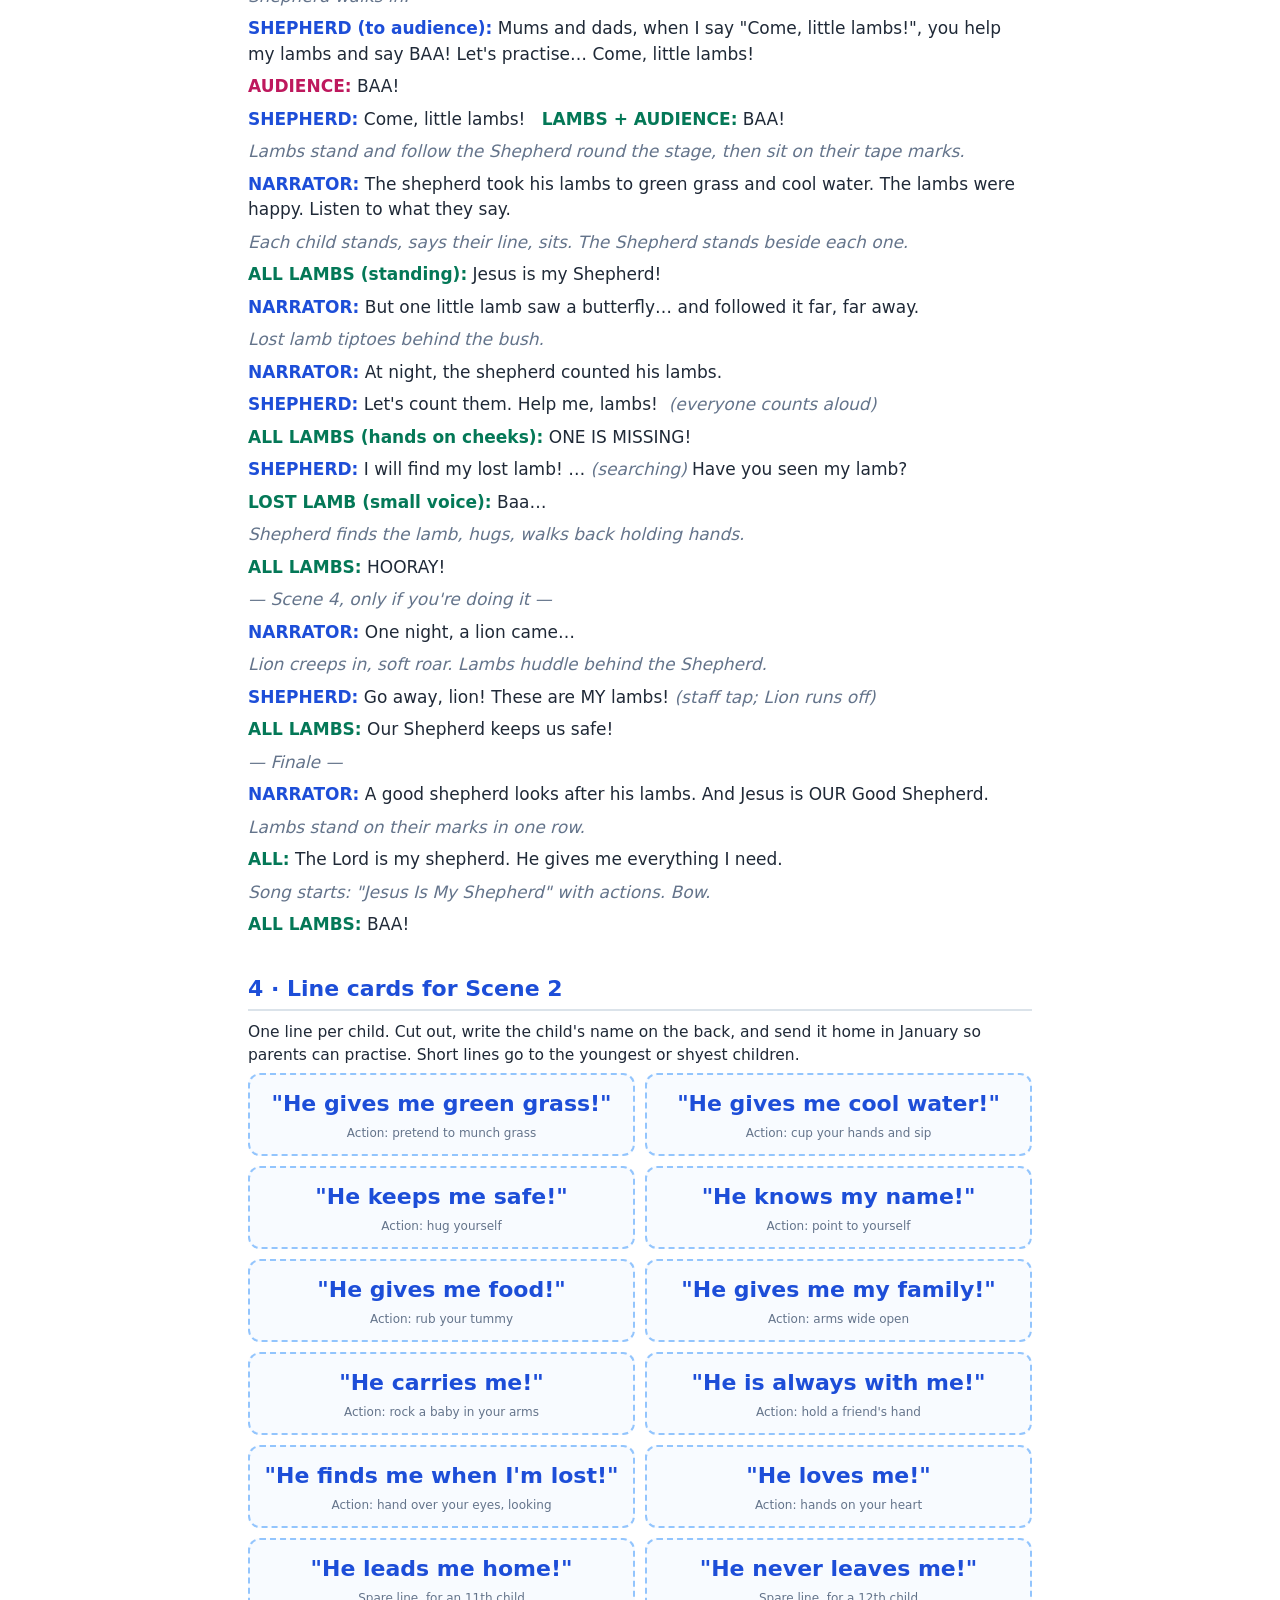
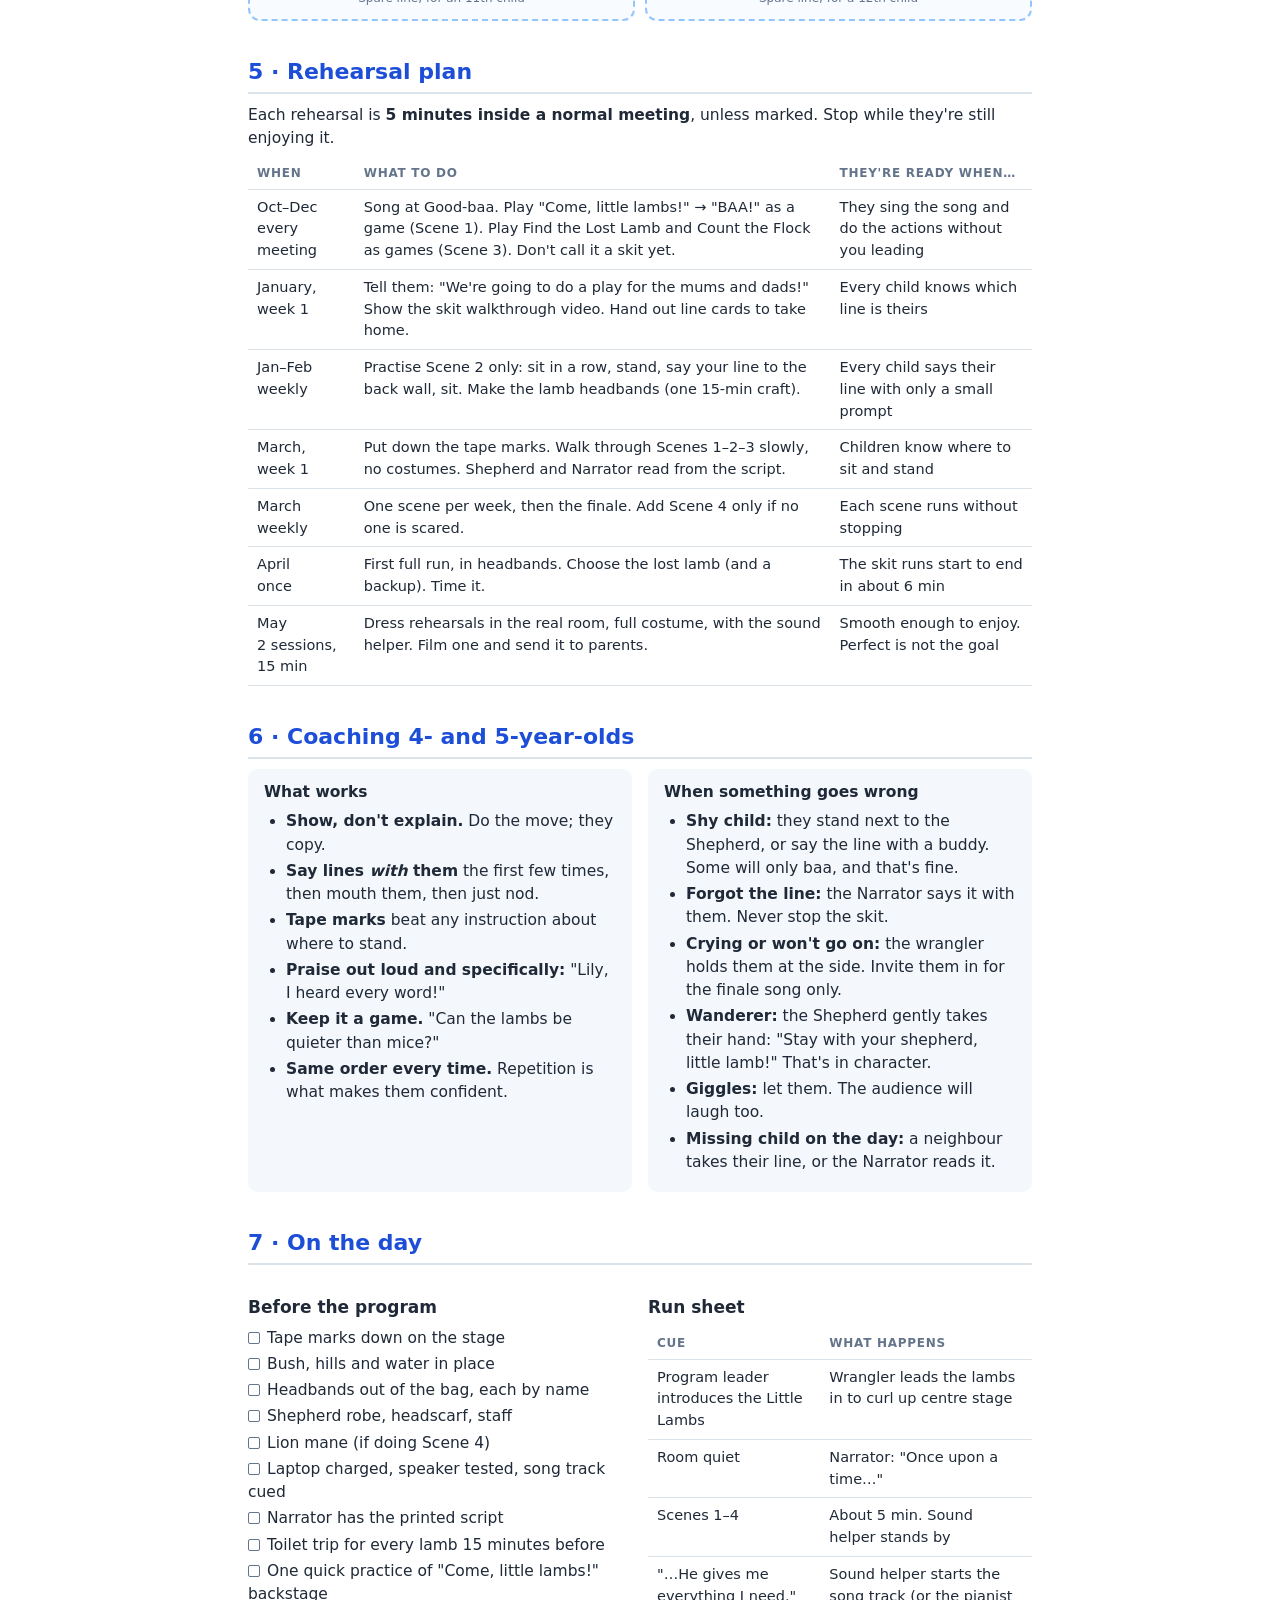
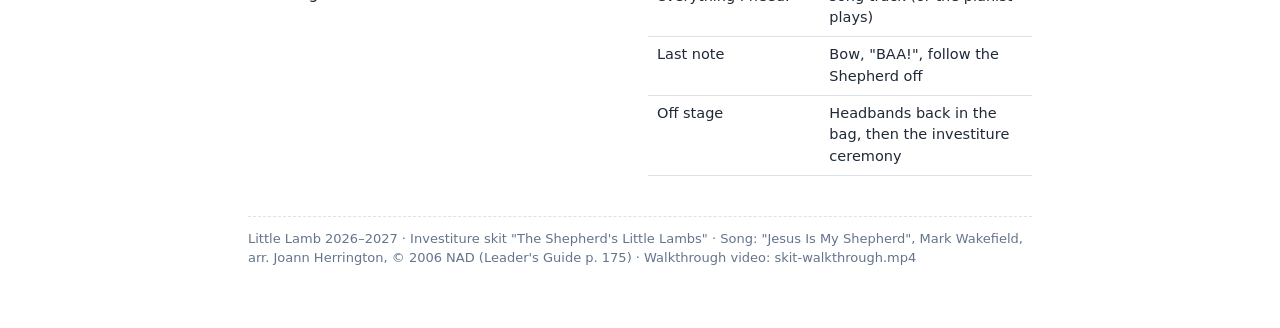
<file: investiture/skit-guide.html>
<!DOCTYPE html>
<html lang="en"><head><meta charset="utf-8"><meta name="viewport" content="width=device-width,initial-scale=1">
<title>Skit Director's Guide — The Shepherd's Little Lambs</title>
<style>
  :root { --ink:#1f2937; --soft:#64748b; --line:#dbe3ea; --sky:#1d4ed8; --meadow:#047857; --sun:#b45309; --pink:#be185d; --bg:#ffffff; --tint:#f4f8fc; }
  @media (prefers-color-scheme: dark) { @media screen {
    :root { color-scheme:dark; --ink:#e6eef5; --soft:#9fb1c2; --line:#2a3b4b; --sky:#7fb6ee; --meadow:#6fcf9c; --sun:#f0c060; --pink:#f9a8d4; --bg:#0f1a24; --tint:#172532; }
  } }
  * { box-sizing:border-box; }
  body { margin:0; background:var(--bg); color:var(--ink); font-family:"Segoe UI",system-ui,sans-serif; font-size:15.5px; line-height:1.5; }
  .wrap { max-width:820px; margin:0 auto; padding-inline:18px; padding-block:28px 60px; }
  .crumb a { color:var(--sky); font-size:14px; }
  .eyebrow { font-size:12.5px; letter-spacing:.12em; text-transform:uppercase; color:var(--sun); font-weight:700; margin-top:10px; }
  h1 { font-size:clamp(28px,6vw,40px); color:var(--sky); margin:4px 0 6px; line-height:1.1; }
  h2 { font-size:22px; color:var(--sky); margin:34px 0 10px; padding-bottom:4px; border-bottom:2px solid var(--line); }
  h3 { font-size:17px; margin:20px 0 6px; }
  p { margin:6px 0; }
  ul, ol { margin:6px 0; padding-left:22px; } li { margin:3px 0; }
  .lead { color:var(--soft); font-size:16.5px; }
  .toc { display:flex; flex-wrap:wrap; gap:6px 14px; font-size:14px; margin-top:10px; }
  .toc a { color:var(--sky); }
  .tablewrap { overflow-x:auto; }
  table { border-collapse:collapse; width:100%; font-size:14.5px; }
  th, td { text-align:left; vertical-align:top; padding:7px 9px; border-bottom:1px solid var(--line); }
  th { font-size:12px; text-transform:uppercase; letter-spacing:.06em; color:var(--soft); }
  .scene { display:grid; grid-template-columns:minmax(0,1fr) minmax(0,1.1fr); gap:16px; align-items:start; margin-top:12px; }
  .scene img { width:100%; border-radius:10px; border:1px solid var(--line); background:#fffbeb; }
  .cue { background:var(--tint); border-left:4px solid var(--sky); border-radius:6px; padding:10px 14px; margin:8px 0; }
  .script p { margin:7px 0; }
  .who { font-weight:800; color:var(--sky); }
  .kids { font-weight:800; color:var(--meadow); }
  .aud { font-weight:800; color:var(--pink); }
  .dir { color:var(--soft); font-style:italic; }
  .say { font-size:17px; }
  .cards { display:grid; grid-template-columns:repeat(2, minmax(0,1fr)); gap:10px; }
  .lc { border:2px dashed #93c5fd; border-radius:12px; padding:12px 14px; text-align:center; background:#f8fbff; color:#1f2937; }
  .lc .t { font-family:"Comic Sans MS","Chalkboard SE",system-ui,sans-serif; font-size:22px; font-weight:800; color:#1d4ed8; }
  .lc .s { font-size:12px; color:#64748b; margin-top:4px; }
  .tip { background:var(--tint); border-radius:10px; padding:12px 16px; }
  .two { display:grid; grid-template-columns:1fr 1fr; gap:16px; }
  .box { display:inline-block; width:12px; height:12px; border:1.6px solid var(--soft); border-radius:2px; margin-right:7px; vertical-align:-1px; }
  .checks { list-style:none; padding-left:0; }
  footer { margin-top:40px; font-size:13px; color:var(--soft); border-top:1px dashed var(--line); padding-top:12px; }
  @media (max-width:640px) { .scene, .two { grid-template-columns:1fr; } .cards { grid-template-columns:1fr; } }
  @media print {
    body { font-size:11.5pt; } .wrap { max-width:none; padding:0 .55in; } .crumb, .toc { display:none; }
    h2 { page-break-after:avoid; margin-top:18px; } .pb { page-break-before:always; }
    .scene, .lc, .cue, table, tr { page-break-inside:avoid; }
    @page { size:letter; margin:.5in 0; }
  }
</style></head>
<body><div class="wrap">

<div class="crumb"><a href="./">← Investiture 2027</a></div>
<div class="eyebrow">Investiture 2027 · Skit director's guide</div>
<h1>The Shepherd's Little Lambs</h1>
<p class="lead">Everything the leaders and helpers need to rehearse and run the skit: who does what, where everyone stands, the narrator's script, the children's lines, a rehearsal plan, and the run sheet for the day. About 6 minutes on stage.</p>
<div class="toc"><a href="#roles">1 Roles</a><a href="#scenes">2 Scenes and stage maps</a><a href="#narrator">3 Narrator script</a><a href="#lines">4 Line cards</a><a href="#rehearse">5 Rehearsal plan</a><a href="#coach">6 Coaching tips</a><a href="#day">7 On the day</a></div>

<h2 id="roles">1 · Roles: who does what</h2>
<div class="tablewrap"><table>
  <tr><th>Role</th><th>Who</th><th>Their job</th></tr>
  <tr><td><b>Shepherd</b></td><td>The leader or a confident helper</td><td>On stage the whole time. Leads the lambs, counts them, finds the lost lamb, stands beside each child who speaks. Quietly prompts the children with gestures.</td></tr>
  <tr><td><b>Narrator</b></td><td>A helper with a clear voice</td><td>Stands at the front corner with the script (section 3). Reads the story, starts each scene, and says any forgotten line <i>with</i> the child.</td></tr>
  <tr><td><b>Lamb wrangler</b></td><td>A helper, crouched at the side, off stage</td><td>Calms nerves, fixes headbands, steers a wanderer back, holds a child who won't go on. Hands the lost lamb its cue to tiptoe off.</td></tr>
  <tr><td><b>Sound helper</b></td><td>Anyone with the laptop or phone</td><td>Plays the song track at the finale (or signals the pianist). Plays nothing during the scenes.</td></tr>
  <tr><td><b>Lion</b> (optional)</td><td>A playful helper or older sibling</td><td>Enters only in Scene 4. Soft, silly roar, slow moves, smiling. Exits the moment the Shepherd taps the staff.</td></tr>
  <tr><td><b>Lambs</b></td><td>Every child</td><td>Baa, follow the Shepherd, say one line, count, sing with actions.</td></tr>
  <tr><td><b>Lost lamb</b></td><td>One confident child</td><td>Tiptoes behind the bush in Scene 3 and gives the tiny "baa". Choose in April; keep a second child ready as backup.</td></tr>
</table></div>

<h3>Props and set</h3>
<ul>
  <li><b>The bush:</b> a chair with a green sheet over it, at the far side of the stage. The lost lamb must be able to crouch behind it, out of sight.</li>
  <li><b>Hills:</b> a blanket over a low bench or cushions. <b>Water:</b> a blue cloth on the floor.</li>
  <li><b>Floor marks:</b> one strip of coloured tape per child for the Scene 2 row and the finale row (the same row). Write each child's initial on their tape.</li>
  <li><b>Shepherd:</b> robe, headscarf, staff (patterns in <a href="headgear-patterns.pdf">headgear-patterns.pdf</a>).</li>
</ul>

<h2 id="scenes" class="pb">2 · Scenes and stage maps</h2>
<p>The audience sits at the bottom of each map. The pink lamb is the lost lamb. Keep the children <b>facing the audience</b> whenever they speak or sing.</p>

<h3>Scene 1 · Wake up, little lambs <span class="dir">(about 1 min)</span></h3>
<div class="scene"><img src="stage-maps/scene-1.png" alt="Scene 1 stage map">
<div><ul>
  <li><b>Start:</b> the lambs are curled up asleep in a group, centre stage, before the audience is quiet.</li>
  <li>The Shepherd walks in from the side and teaches the audience their part: "BAA!"</li>
  <li>"Come, little lambs!" → everyone baas → lambs stretch, stand, and follow the Shepherd once round the stage in a line, ending in the Scene 2 row.</li>
  <li><b>Watch for:</b> the line bunching up. The Shepherd walks slowly, looking back.</li>
</ul></div></div>

<h3>Scene 2 · What my Shepherd gives me <span class="dir">(about 1½ min)</span></h3>
<div class="scene"><img src="stage-maps/scene-2.png" alt="Scene 2 stage map">
<div><ul>
  <li>Lambs sit on their tape marks in one row, facing the audience.</li>
  <li>The Shepherd walks along the row and stands beside each child in turn. The child stands, says their line <b>loudly, to the mums and dads</b>, and sits.</li>
  <li>All stand for the last line together: "Jesus is my Shepherd!"</li>
  <li><b>Watch for:</b> mumbling to the floor. Practise "chin up, look at the back wall".</li>
</ul></div></div>

<h3>Scene 3 · One is missing! <span class="dir">(about 1½ min)</span></h3>
<div class="scene"><img src="stage-maps/scene-3.png" alt="Scene 3 stage map">
<div><ul>
  <li>On the Narrator's "butterfly" line, the lost lamb tiptoes behind the bush. The wrangler can give a small nod as the cue.</li>
  <li>The Shepherd counts, touching each head; everyone counts aloud. Hands on cheeks: "ONE IS MISSING!"</li>
  <li>The Shepherd searches: the hills, the water, asks the audience. Then a tiny "baa…" from the bush.</li>
  <li>Found! Big hug, walk back holding hands. All: "HOORAY!"</li>
  <li><b>Watch for:</b> the lost lamb popping out too early. Tell them: "Stay hidden until the Shepherd says your name."</li>
</ul></div></div>

<h3>Scene 4 · The lion <span class="dir">(optional, about 1 min)</span></h3>
<div class="scene"><img src="stage-maps/scene-4.png" alt="Scene 4 stage map">
<div><ul>
  <li>The Lion creeps in from the far side with a soft, silly roar.</li>
  <li>The lambs huddle behind the Shepherd. "Go away, lion! These are MY lambs!" Staff tap. The Lion runs off.</li>
  <li>All: "Our Shepherd keeps us safe!"</li>
  <li><b>Skip it</b> if any child is scared in rehearsal, or if the program runs long.</li>
</ul></div></div>

<h3>Scene 5 · Finale <span class="dir">(about 1 min)</span></h3>
<div class="scene"><img src="stage-maps/scene-5.png" alt="Scene 5 stage map">
<div><ul>
  <li>Lambs stand on their tape marks in one row. The Shepherd stands at the end.</li>
  <li>All: "The Lord is my shepherd. He gives me everything I need."</li>
  <li>The song starts: "Jesus Is My Shepherd" with the actions. Arms up high on the last line.</li>
  <li>Bow, one big "BAA!", and walk off following the Shepherd.</li>
</ul></div></div>

<h2 id="narrator" class="pb">3 · Narrator script</h2>
<p class="dir">Print this page for the Narrator. Grey lines are stage directions, not read aloud. Pause after every line so the children can act.</p>
<div class="script say">
  <p class="dir">Lambs curled up asleep, centre stage. Wait for quiet.</p>
  <p><span class="who">NARRATOR:</span> Once upon a time, a shepherd had a flock of little lambs. Every morning, he came to wake them up.</p>
  <p class="dir">Shepherd walks in.</p>
  <p><span class="who">SHEPHERD (to audience):</span> Mums and dads, when I say "Come, little lambs!", you help my lambs and say BAA! Let's practise… Come, little lambs!</p>
  <p><span class="aud">AUDIENCE:</span> BAA!</p>
  <p><span class="who">SHEPHERD:</span> Come, little lambs! &nbsp; <span class="kids">LAMBS + AUDIENCE:</span> BAA!</p>
  <p class="dir">Lambs stand and follow the Shepherd round the stage, then sit on their tape marks.</p>
  <p><span class="who">NARRATOR:</span> The shepherd took his lambs to green grass and cool water. The lambs were happy. Listen to what they say.</p>
  <p class="dir">Each child stands, says their line, sits. The Shepherd stands beside each one.</p>
  <p><span class="kids">ALL LAMBS (standing):</span> Jesus is my Shepherd!</p>
  <p><span class="who">NARRATOR:</span> But one little lamb saw a butterfly… and followed it far, far away.</p>
  <p class="dir">Lost lamb tiptoes behind the bush.</p>
  <p><span class="who">NARRATOR:</span> At night, the shepherd counted his lambs.</p>
  <p><span class="who">SHEPHERD:</span> Let's count them. Help me, lambs! &nbsp;<span class="dir">(everyone counts aloud)</span></p>
  <p><span class="kids">ALL LAMBS (hands on cheeks):</span> ONE IS MISSING!</p>
  <p><span class="who">SHEPHERD:</span> I will find my lost lamb! … <span class="dir">(searching)</span> Have you seen my lamb?</p>
  <p><span class="kids">LOST LAMB (small voice):</span> Baa…</p>
  <p class="dir">Shepherd finds the lamb, hugs, walks back holding hands.</p>
  <p><span class="kids">ALL LAMBS:</span> HOORAY!</p>
  <p class="dir">— Scene 4, only if you're doing it —</p>
  <p><span class="who">NARRATOR:</span> One night, a lion came…</p>
  <p class="dir">Lion creeps in, soft roar. Lambs huddle behind the Shepherd.</p>
  <p><span class="who">SHEPHERD:</span> Go away, lion! These are MY lambs! <span class="dir">(staff tap; Lion runs off)</span></p>
  <p><span class="kids">ALL LAMBS:</span> Our Shepherd keeps us safe!</p>
  <p class="dir">— Finale —</p>
  <p><span class="who">NARRATOR:</span> A good shepherd looks after his lambs. And Jesus is OUR Good Shepherd.</p>
  <p class="dir">Lambs stand on their marks in one row.</p>
  <p><span class="kids">ALL:</span> The Lord is my shepherd. He gives me everything I need.</p>
  <p class="dir">Song starts: "Jesus Is My Shepherd" with actions. Bow.</p>
  <p><span class="kids">ALL LAMBS:</span> BAA!</p>
</div>

<h2 id="lines" class="pb">4 · Line cards for Scene 2</h2>
<p>One line per child. Cut out, write the child's name on the back, and send it home in January so parents can practise. Short lines go to the youngest or shyest children.</p>
<div class="cards">
  <div class="lc"><div class="t">"He gives me green grass!"</div><div class="s">Action: pretend to munch grass</div></div>
  <div class="lc"><div class="t">"He gives me cool water!"</div><div class="s">Action: cup your hands and sip</div></div>
  <div class="lc"><div class="t">"He keeps me safe!"</div><div class="s">Action: hug yourself</div></div>
  <div class="lc"><div class="t">"He knows my name!"</div><div class="s">Action: point to yourself</div></div>
  <div class="lc"><div class="t">"He gives me food!"</div><div class="s">Action: rub your tummy</div></div>
  <div class="lc"><div class="t">"He gives me my family!"</div><div class="s">Action: arms wide open</div></div>
  <div class="lc"><div class="t">"He carries me!"</div><div class="s">Action: rock a baby in your arms</div></div>
  <div class="lc"><div class="t">"He is always with me!"</div><div class="s">Action: hold a friend's hand</div></div>
  <div class="lc"><div class="t">"He finds me when I'm lost!"</div><div class="s">Action: hand over your eyes, looking</div></div>
  <div class="lc"><div class="t">"He loves me!"</div><div class="s">Action: hands on your heart</div></div>
  <div class="lc"><div class="t">"He leads me home!"</div><div class="s">Spare line, for an 11th child</div></div>
  <div class="lc"><div class="t">"He never leaves me!"</div><div class="s">Spare line, for a 12th child</div></div>
</div>

<h2 id="rehearse" class="pb">5 · Rehearsal plan</h2>
<p>Each rehearsal is <b>5 minutes inside a normal meeting</b>, unless marked. Stop while they're still enjoying it.</p>
<div class="tablewrap"><table>
  <tr><th>When</th><th>What to do</th><th>They're ready when…</th></tr>
  <tr><td>Oct–Dec<br>every meeting</td><td>Song at Good-baa. Play "Come, little lambs!" → "BAA!" as a game (Scene 1). Play Find the Lost Lamb and Count the Flock as games (Scene 3). Don't call it a skit yet.</td><td>They sing the song and do the actions without you leading</td></tr>
  <tr><td>January, week 1</td><td>Tell them: "We're going to do a play for the mums and dads!" Show the skit walkthrough video. Hand out line cards to take home.</td><td>Every child knows which line is theirs</td></tr>
  <tr><td>Jan–Feb<br>weekly</td><td>Practise Scene 2 only: sit in a row, stand, say your line to the back wall, sit. Make the lamb headbands (one 15-min craft).</td><td>Every child says their line with only a small prompt</td></tr>
  <tr><td>March, week 1</td><td>Put down the tape marks. Walk through Scenes 1–2–3 slowly, no costumes. Shepherd and Narrator read from the script.</td><td>Children know where to sit and stand</td></tr>
  <tr><td>March<br>weekly</td><td>One scene per week, then the finale. Add Scene 4 only if no one is scared.</td><td>Each scene runs without stopping</td></tr>
  <tr><td>April<br>once</td><td>First full run, in headbands. Choose the lost lamb (and a backup). Time it.</td><td>The skit runs start to end in about 6 min</td></tr>
  <tr><td>May<br>2 sessions, 15 min</td><td>Dress rehearsals in the real room, full costume, with the sound helper. Film one and send it to parents.</td><td>Smooth enough to enjoy. Perfect is not the goal</td></tr>
</table></div>

<h2 id="coach">6 · Coaching 4- and 5-year-olds</h2>
<div class="two">
  <div class="tip"><b>What works</b>
    <ul>
      <li><b>Show, don't explain.</b> Do the move; they copy.</li>
      <li><b>Say lines <i>with</i> them</b> the first few times, then mouth them, then just nod.</li>
      <li><b>Tape marks</b> beat any instruction about where to stand.</li>
      <li><b>Praise out loud and specifically:</b> "Lily, I heard every word!"</li>
      <li><b>Keep it a game.</b> "Can the lambs be quieter than mice?"</li>
      <li><b>Same order every time.</b> Repetition is what makes them confident.</li>
    </ul>
  </div>
  <div class="tip"><b>When something goes wrong</b>
    <ul>
      <li><b>Shy child:</b> they stand next to the Shepherd, or say the line with a buddy. Some will only baa, and that's fine.</li>
      <li><b>Forgot the line:</b> the Narrator says it with them. Never stop the skit.</li>
      <li><b>Crying or won't go on:</b> the wrangler holds them at the side. Invite them in for the finale song only.</li>
      <li><b>Wanderer:</b> the Shepherd gently takes their hand: "Stay with your shepherd, little lamb!" That's in character.</li>
      <li><b>Giggles:</b> let them. The audience will laugh too.</li>
      <li><b>Missing child on the day:</b> a neighbour takes their line, or the Narrator reads it.</li>
    </ul>
  </div>
</div>

<h2 id="day" class="pb">7 · On the day</h2>
<div class="two">
  <div>
    <h3>Before the program</h3>
    <ul class="checks">
      <li><span class="box"></span>Tape marks down on the stage</li>
      <li><span class="box"></span>Bush, hills and water in place</li>
      <li><span class="box"></span>Headbands out of the bag, each by name</li>
      <li><span class="box"></span>Shepherd robe, headscarf, staff</li>
      <li><span class="box"></span>Lion mane (if doing Scene 4)</li>
      <li><span class="box"></span>Laptop charged, speaker tested, song track cued</li>
      <li><span class="box"></span>Narrator has the printed script</li>
      <li><span class="box"></span>Toilet trip for every lamb 15 minutes before</li>
      <li><span class="box"></span>One quick practice of "Come, little lambs!" backstage</li>
    </ul>
  </div>
  <div>
    <h3>Run sheet</h3>
    <div class="tablewrap"><table>
      <tr><th>Cue</th><th>What happens</th></tr>
      <tr><td>Program leader introduces the Little Lambs</td><td>Wrangler leads the lambs in to curl up centre stage</td></tr>
      <tr><td>Room quiet</td><td>Narrator: "Once upon a time…"</td></tr>
      <tr><td>Scenes 1–4</td><td>About 5 min. Sound helper stands by</td></tr>
      <tr><td>"…He gives me everything I need."</td><td>Sound helper starts the song track (or the pianist plays)</td></tr>
      <tr><td>Last note</td><td>Bow, "BAA!", follow the Shepherd off</td></tr>
      <tr><td>Off stage</td><td>Headbands back in the bag, then the investiture ceremony</td></tr>
    </table></div>
  </div>
</div>

<footer>Little Lamb 2026–2027 · Investiture skit "The Shepherd's Little Lambs" · Song: "Jesus Is My Shepherd", Mark Wakefield, arr. Joann Herrington, © 2006 NAD (Leader's Guide p. 175) · Walkthrough video: skit-walkthrough.mp4</footer>
</div></body></html>
</file>
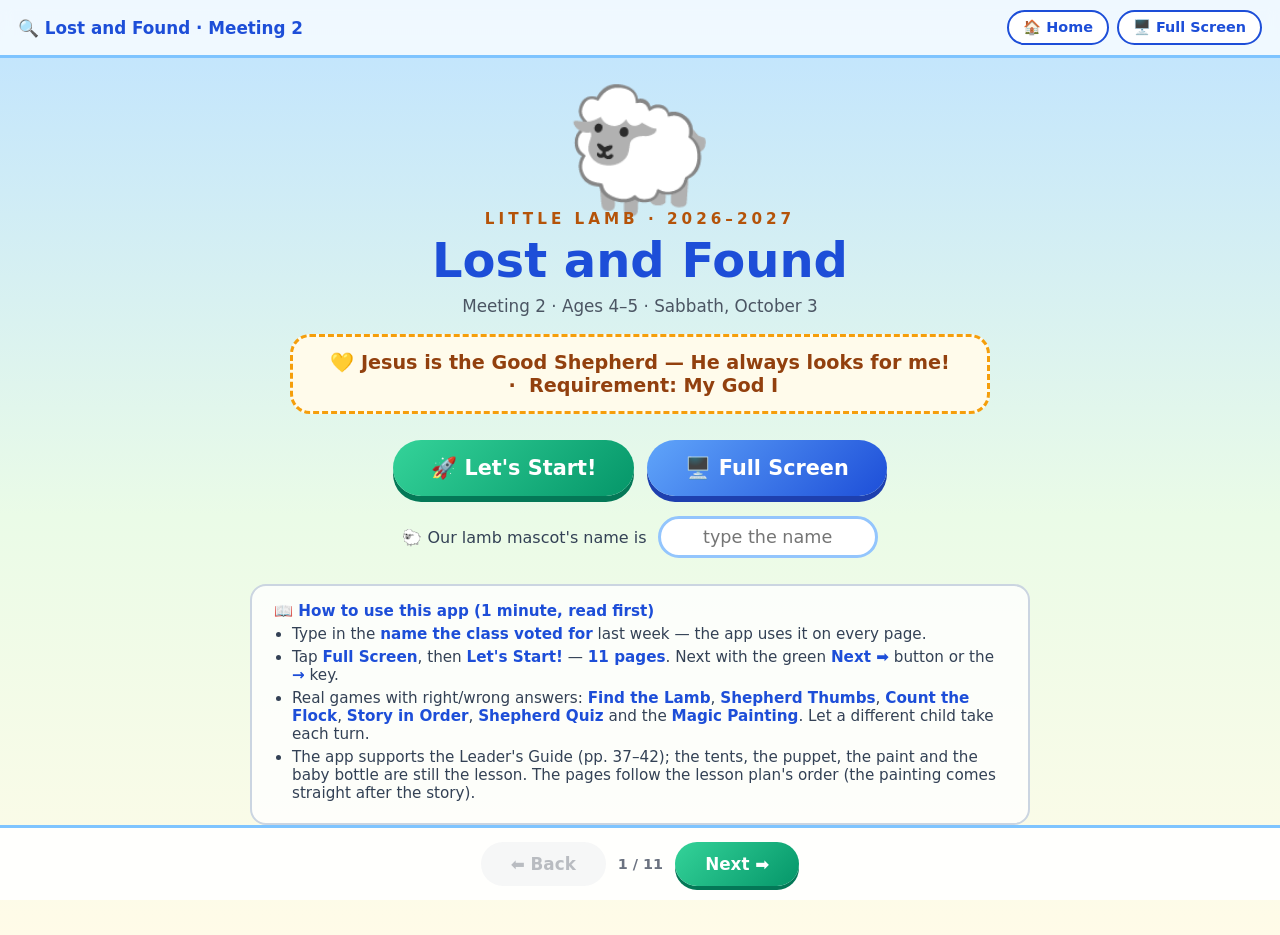
<file: meeting-02/class-app.html>
<!DOCTYPE html>
<html lang="en"><head><meta charset="utf-8">
<meta name="viewport" content="width=device-width,initial-scale=1">
<title>Lost and Found — Little Lamb Meeting 2</title>
<style>
/* ============================ BASE ============================ */
* { box-sizing:border-box; margin:0; padding:0; -webkit-tap-highlight-color:transparent; }
body {
  font-family:"Comic Sans MS","Chalkboard SE",system-ui,sans-serif;
  background:linear-gradient(180deg,#bfe3ff 0%,#eafbe7 55%,#fffbe8 100%);
  color:#2d3142; min-height:100vh; overflow-x:hidden;
}
/* ============================ TOPBAR ============================ */
#topbar {
  display:flex; align-items:center; justify-content:space-between;
  padding:10px 18px; background:rgba(255,255,255,.75); backdrop-filter:blur(6px);
  border-bottom:3px solid #7ec4ff; position:sticky; top:0; z-index:50;
}
#topbar .brand { font-weight:800; color:#1d4ed8; font-size:1.05rem; }
#topbar .tools { display:flex; gap:8px; }
.tbtn {
  background:#fff; border:2px solid #1d4ed8; color:#1d4ed8; font-family:inherit;
  font-weight:800; font-size:.9rem; padding:7px 14px; border-radius:999px; cursor:pointer;
}
.tbtn:hover { background:#1d4ed8; color:#fff; }
/* ============================ PAGES ============================ */
.page { display:none; max-width:1140px; margin:0 auto; padding:22px 18px 110px; }
.page.active { display:block; animation:fade .35s ease; }
@keyframes fade { from { opacity:0; transform:translateY(12px);} to { opacity:1; transform:none; } }
.page h1 { font-size:2.1rem; color:#1d4ed8; text-align:center; margin-bottom:6px; }
.page .sub { text-align:center; color:#4b5563; font-size:1.05rem; margin-bottom:18px; }
.teach {
  max-width:820px; margin:0 auto 18px; background:rgba(255,255,255,.72); border:2px dashed #94a3b8;
  border-radius:14px; padding:9px 16px; font-size:.92rem; color:#475569; text-align:center;
}
.teach b { color:#1d4ed8; }
.center { text-align:center; }
/* ============================ BUTTONS ============================ */
.big {
  display:inline-block; background:linear-gradient(135deg,#34d399,#059669); color:#fff;
  border:none; font-family:inherit; font-weight:800; font-size:1.3rem;
  padding:16px 38px; border-radius:999px; cursor:pointer; box-shadow:0 6px 0 #047857; margin:4px;
}
.big:active { transform:translateY(4px); box-shadow:0 2px 0 #047857; }
.big.blue { background:linear-gradient(135deg,#60a5fa,#1d4ed8); box-shadow:0 6px 0 #1e40af; }
.big.pink { background:linear-gradient(135deg,#f9a8d4,#be185d); box-shadow:0 6px 0 #9d174d; }
.big.gold { background:linear-gradient(135deg,#fcd34d,#d97706); box-shadow:0 6px 0 #b45309; }
.big.purple { background:linear-gradient(135deg,#c4b5fd,#7c3aed); box-shadow:0 6px 0 #5b21b6; }
/* ============================ WELCOME ============================ */
.hero { text-align:center; padding:10px 0 0; }
.hero .lamb { font-size:7.5rem; line-height:1; animation:bob 2.4s ease-in-out infinite; }
@keyframes bob { 0%,100%{transform:translateY(0) rotate(-2deg);} 50%{transform:translateY(-14px) rotate(2deg);} }
.hero .kicker { letter-spacing:4px; font-weight:800; color:#b45309; font-size:.95rem; }
.hero h2 { font-size:3rem; color:#1d4ed8; margin:4px 0 8px; }
.hero .meta { color:#4b5563; font-size:1.05rem; margin-bottom:18px; }
.starbar {
  background:#fffbeb; border:3px dashed #f59e0b; border-radius:20px;
  padding:14px 26px; max-width:700px; margin:0 auto 22px; font-size:1.2rem; color:#92400e; font-weight:700;
}
.howto {
  max-width:780px; margin:26px auto 0; background:rgba(255,255,255,.8);
  border:2px solid #cbd5e1; border-radius:16px; padding:16px 22px; text-align:left; font-size:.95rem; color:#334155;
}
.howto b { color:#1d4ed8; }
.howto li { margin:5px 0 5px 18px; }
.namebox { margin:16px auto 0; font-size:1rem; color:#334155; }
.namebox input {
  font-family:inherit; font-size:1.1rem; padding:8px 14px; border-radius:999px;
  border:3px solid #93c5fd; width:220px; text-align:center; margin-left:6px;
}
/* ============================ HIDE & SEEK ============================ */
.bushgrid { display:grid; grid-template-columns:repeat(4,1fr); gap:18px; max-width:860px; margin:0 auto 18px; }
.bush {
  height:150px; border-radius:50% 50% 22px 22px; background:radial-gradient(circle at 40% 35%,#86efac,#16a34a);
  border:5px solid #15803d; font-size:4.4rem; display:flex; align-items:center; justify-content:center;
  cursor:pointer; transition:transform .15s; position:relative; user-select:none;
}
.bush:hover { transform:scale(1.05); }
.bush.rustle { animation:rustle .45s; }
@keyframes rustle { 0%,100%{transform:rotate(0);} 25%{transform:rotate(-8deg);} 75%{transform:rotate(8deg);} }
.bush.empty { background:#f1f5f9; border-color:#cbd5e1; font-size:1.2rem; color:#94a3b8; font-weight:800; }
.bush.found { background:#fffbeb; border-color:#f59e0b; animation:pop .5s; }
@keyframes pop { 0%{transform:scale(.6);} 70%{transform:scale(1.15);} 100%{transform:scale(1);} }
.status { text-align:center; font-size:1.5rem; font-weight:800; color:#059669; min-height:1.6em; margin-bottom:12px; }
/* ============================ THUMBS QUIZ ============================ */
.quizbox {
  background:#fff; border:6px solid #a78bfa; border-radius:28px; padding:36px 26px;
  text-align:center; max-width:780px; margin:0 auto 20px; min-height:240px;
  display:flex; flex-direction:column; justify-content:center; gap:14px;
}
.quizbox .emoji { font-size:4rem; }
.quizbox .q { font-size:2rem; font-weight:800; color:#1d4ed8; line-height:1.3; }
.quizbox .fb { font-size:1.4rem; font-weight:800; min-height:1.6em; }
.fb.good { color:#059669; }
.fb.bad { color:#dc2626; }
.thumbrow { display:flex; gap:20px; justify-content:center; }
.thumb {
  font-family:inherit; font-size:3rem; padding:14px 42px; border-radius:24px;
  border:5px solid #cbd5e1; background:#fff; cursor:pointer; transition:transform .12s;
}
.thumb:hover { transform:scale(1.08); }
.thumb.yes:hover { border-color:#34d399; }
.thumb.no:hover  { border-color:#f87171; }
.score { text-align:center; font-size:1.2rem; font-weight:800; color:#059669; margin-bottom:12px; }
/* ============================ STORY ============================ */
.storybox {
  background:#fff; border:6px solid #fcd34d; border-radius:28px; padding:30px 28px;
  text-align:center; max-width:860px; margin:0 auto 18px; min-height:330px;
  display:flex; flex-direction:column; justify-content:center; gap:16px;
}
.storybox .e { font-size:5.5rem; line-height:1.1; }
.storybox .t { font-size:1.9rem; font-weight:800; color:#1e3a8a; line-height:1.35; }
.storybox .cue { font-size:1.05rem; color:#7c3aed; font-weight:800; }
.dots { display:flex; gap:8px; justify-content:center; margin-bottom:14px; }
.dot { width:14px; height:14px; border-radius:50%; background:#cbd5e1; }
.dot.on { background:#f59e0b; }
/* ============================ COUNT THE FLOCK ============================ */
.field {
  background:linear-gradient(180deg,#dcfce7,#bbf7d0); border:5px solid #86efac; border-radius:28px;
  max-width:900px; margin:0 auto 16px; min-height:200px; padding:22px;
  display:flex; flex-wrap:wrap; gap:14px; justify-content:center; align-items:center; position:relative;
}
.fsheep {
  width:100px; height:100px; border-radius:50%; background:#fff; border:5px solid #e5e7eb;
  font-size:3.3rem; display:flex; align-items:center; justify-content:center; cursor:pointer;
  position:relative; transition:transform .15s, opacity .8s, border-color .2s;
}
.fsheep .n {
  position:absolute; top:-12px; right:-6px; width:36px; height:36px; border-radius:50%;
  background:#1d4ed8; color:#fff; font-size:1.2rem; font-weight:800; display:none; align-items:center; justify-content:center;
}
.fsheep.counted { border-color:#60a5fa; }
.fsheep.counted .n { display:flex; }
.fsheep.gone { opacity:0; transform:translateX(260px) scale(.4); pointer-events:none; }
.fsheep.hiding { font-size:3.3rem; border-color:#f59e0b; background:#fffbeb; animation:wig 1s infinite; }
@keyframes wig { 0%,100%{transform:rotate(0);} 25%{transform:rotate(-10deg);} 75%{transform:rotate(10deg);} }
.numrow { display:flex; gap:16px; justify-content:center; margin:6px 0 14px; }
.numbtn {
  font-family:inherit; font-size:2.4rem; font-weight:800; width:96px; height:96px; border-radius:24px;
  border:5px solid #cbd5e1; background:#fff; color:#1d4ed8; cursor:pointer;
}
.numbtn.bad { animation:shake .4s; border-color:#ef4444; background:#fef2f2; }
.numbtn.right { border-color:#34d399; background:#ecfdf5; }
@keyframes shake { 0%,100%{transform:translateX(0);} 20%{transform:translateX(-10px);} 60%{transform:translateX(10px);} }
/* ============================ SEQUENCE ============================ */
.seqrow { display:flex; gap:14px; justify-content:center; flex-wrap:wrap; margin-bottom:22px; }
.seqcard {
  background:#fff; border:5px solid #cbd5e1; border-radius:20px; width:170px; padding:16px 10px;
  text-align:center; cursor:pointer; transition:transform .15s, border-color .2s, background .2s; position:relative;
}
.seqcard:hover { transform:translateY(-6px); }
.seqcard .e { font-size:3.4rem; }
.seqcard .t { font-weight:800; font-size:1.1rem; color:#334155; margin-top:4px; }
.seqcard.done { border-color:#34d399; background:#ecfdf5; }
.seqcard.bad { animation:shake .4s; border-color:#ef4444; background:#fef2f2; }
.seqcard .ord {
  position:absolute; top:-14px; left:50%; transform:translateX(-50%);
  width:34px; height:34px; border-radius:50%; background:#059669; color:#fff;
  font-weight:800; font-size:1.1rem; display:none; align-items:center; justify-content:center;
}
.seqcard.done .ord { display:flex; }
.chant { text-align:center; font-size:1.4rem; font-weight:800; color:#047857; min-height:1.5em; margin-bottom:10px; }
/* ============================ SHEPHERD SAYS ============================ */
.callbox {
  background:#fff; border:6px solid #60a5fa; border-radius:28px; padding:30px 24px;
  text-align:center; max-width:820px; margin:0 auto 14px; min-height:260px;
  display:flex; flex-direction:column; justify-content:center; gap:10px;
}
.callbox .e { font-size:5rem; }
.callbox .pre { font-size:1.6rem; font-weight:800; color:#059669; min-height:1.3em; }
.callbox .cmd { font-size:2.3rem; font-weight:800; color:#1e3a8a; }
.callbox .hint { font-size:1rem; color:#dc2626; font-weight:800; min-height:1.3em; }
.trickrow { text-align:center; font-size:1rem; color:#475569; margin-bottom:12px; }
.trickrow input { transform:scale(1.4); margin-right:8px; vertical-align:middle; }
/* ============================ DRESS-UP ============================ */
.dresswrap { display:grid; grid-template-columns:1.1fr 1fr; gap:22px; max-width:1000px; margin:0 auto; align-items:start; }
.scene {
  background:linear-gradient(180deg,#fde68a 0%,#fef3c7 45%,#bbf7d0 46%,#86efac 100%);
  border:5px solid #f59e0b; border-radius:26px; min-height:330px; padding:18px;
  display:flex; flex-wrap:wrap; gap:10px; align-content:flex-end; justify-content:center;
}
.scene .item { font-size:3.6rem; animation:pop .5s; text-align:center; }
.scene .item small { display:block; font-size:.85rem; font-weight:800; color:#78350f; }
.scene .empty { width:100%; text-align:center; color:#92400e; font-weight:800; font-size:1.1rem; align-self:center; }
.choice {
  background:#fff; border:5px solid #a78bfa; border-radius:24px; padding:20px; text-align:center;
}
.choice .q { font-size:1.6rem; font-weight:800; color:#1d4ed8; margin-bottom:14px; min-height:2.6em; }
.opts { display:flex; gap:14px; justify-content:center; }
.opt {
  font-family:inherit; background:#fff; border:5px solid #cbd5e1; border-radius:22px;
  padding:12px 16px; cursor:pointer; width:46%; transition:transform .12s;
}
.opt:hover { transform:scale(1.05); }
.opt .e { font-size:3.4rem; display:block; }
.opt .t { font-size:1.1rem; font-weight:800; color:#334155; }
.opt.bad { animation:shake .4s; border-color:#ef4444; background:#fef2f2; }
/* ============================ PAINTING ============================ */
.paintwrap { max-width:760px; margin:0 auto; text-align:center; }
#paint {
  width:100%; max-width:720px; aspect-ratio:720/460; background:#fff; border:6px solid #fda4af;
  border-radius:24px; touch-action:none; cursor:crosshair; box-shadow:0 6px 18px rgba(0,0,0,.08);
}
.colors { display:flex; gap:12px; justify-content:center; margin:12px 0; }
.sw { width:48px; height:48px; border-radius:50%; border:4px solid #fff; box-shadow:0 0 0 3px #cbd5e1; cursor:pointer; }
.sw.on { box-shadow:0 0 0 4px #be185d; }
/* ============================ BOTTLE ============================ */
.rhyme {
  background:#fff; border:6px solid #f9a8d4; border-radius:28px; padding:24px;
  max-width:820px; margin:0 auto 16px; text-align:center;
}
.rhyme .l { font-size:1.8rem; font-weight:800; color:#9d174d; line-height:1.5; }
.bsteps { max-width:840px; margin:0 auto; }
/* ============================ STEPS (shared) ============================ */
.cstep {
  background:#fff; border:4px solid #fda4af; border-radius:22px; padding:14px 22px;
  display:flex; align-items:center; gap:18px; margin-bottom:10px; opacity:.5;
  transition:opacity .3s, transform .2s; cursor:pointer;
}
.cstep.on { opacity:1; transform:scale(1.02); border-color:#be185d; background:#fff1f2; }
.cstep .n {
  min-width:48px; height:48px; border-radius:50%; background:#be185d; color:#fff;
  display:flex; align-items:center; justify-content:center; font-size:1.4rem; font-weight:800;
}
.cstep .b { font-size:1.18rem; }
.cstep .e { font-size:2.2rem; }
/* ============================ SONG ============================ */
.lyrics { max-width:760px; margin:0 auto; }
.lyr {
  background:#fff; border:4px solid #fcd34d; border-radius:18px; padding:12px 22px;
  margin-bottom:9px; cursor:pointer; display:flex; align-items:center; gap:18px;
  transition:transform .15s, background .2s;
}
.lyr:hover { transform:translateX(8px); }
.lyr.on { background:#fffbeb; border-color:#d97706; }
.lyr .w { font-size:1.45rem; font-weight:800; color:#92400e; flex:1; }
.lyr .act { font-size:.95rem; color:#475569; text-align:right; }
.qs { display:grid; grid-template-columns:repeat(3,1fr); gap:14px; max-width:980px; margin:0 auto 22px; }
.qcard {
  background:#fff; border:5px solid #93c5fd; border-radius:22px; padding:16px; text-align:center; cursor:pointer;
}
.qcard .q { font-size:1.25rem; font-weight:800; color:#1d4ed8; }
.qcard .a { font-size:1.15rem; font-weight:800; color:#cbd5e1; margin-top:10px; }
.qcard.on { border-color:#34d399; background:#f0fdf4; }
.qcard.on .a { color:#059669; }
.finish { text-align:center; padding:22px 0; }
.finish .big-emo { font-size:6rem; animation:bob 2s ease-in-out infinite; }
/* ============================ NAV ============================ */
#nav {
  position:fixed; bottom:0; left:0; right:0; display:flex; gap:12px; justify-content:center;
  padding:14px; background:rgba(255,255,255,.9); backdrop-filter:blur(6px); border-top:3px solid #7ec4ff; z-index:50;
}
.nbtn { font-family:inherit; font-weight:800; font-size:1.05rem; padding:12px 30px; border-radius:999px; border:none; cursor:pointer; }
.nbtn.back { background:#e5e7eb; color:#374151; }
.nbtn.next { background:linear-gradient(135deg,#34d399,#059669); color:#fff; box-shadow:0 4px 0 #047857; }
.nbtn:disabled { opacity:.35; cursor:not-allowed; }
.pill { align-self:center; font-weight:800; color:#6b7280; font-size:.9rem; }
/* ============================ CONFETTI ============================ */
#confetti { position:fixed; inset:0; pointer-events:none; z-index:99; }
.conf { position:absolute; font-size:1.8rem; animation:fall 2.6s linear forwards; }
@keyframes fall { to { transform:translateY(110vh) rotate(620deg); opacity:0; } }
/* ============================ RESPONSIVE ============================ */
@media (max-width:860px) {
  .bushgrid { grid-template-columns:repeat(3,1fr); }
  .bush { height:110px; font-size:3.2rem; }
  .dresswrap, .qs { grid-template-columns:1fr; }
  .hero h2 { font-size:2.1rem; }
  .hero .lamb { font-size:5.5rem; }
  .page h1 { font-size:1.6rem; }
  .quizbox .q, .storybox .t { font-size:1.4rem; }
  .callbox .cmd { font-size:1.7rem; }
  .seqcard { width:140px; }
  .fsheep { width:78px; height:78px; font-size:2.5rem; }
}
</style></head>
<body>

<div id="topbar">
  <div class="brand">🔍 Lost and Found · Meeting 2</div>
  <div class="tools">
    <button class="tbtn" onclick="go(0)">🏠 Home</button>
    <button class="tbtn" onclick="fs()">🖥️ Full Screen</button>
  </div>
</div>

<!-- ============ 0 · WELCOME ============ -->
<section class="page active" id="p0">
  <div class="hero">
    <div class="lamb">🐑</div>
    <div class="kicker">LITTLE LAMB · 2026–2027</div>
    <h2>Lost and Found</h2>
    <div class="meta">Meeting 2 · Ages 4–5 · Sabbath, October 3</div>
    <div class="starbar">💛 Jesus is the Good Shepherd — He always looks for me! &nbsp;·&nbsp; Requirement: My God I</div>
    <button class="big" onclick="go(1)">🚀 Let's Start!</button>
    <button class="big blue" onclick="fs()">🖥️ Full Screen</button>
    <div class="namebox">🐑 Our lamb mascot's name is <input id="mascotIn" placeholder="type the name" oninput="setMascot(this.value)"></div>
    <div class="howto">
      <b>📖 How to use this app (1 minute, read first)</b>
      <ul>
        <li>Type in the <b>name the class voted for</b> last week — the app uses it on every page.</li>
        <li>Tap <b>Full Screen</b>, then <b>Let's Start!</b> — <b>11 pages</b>. Next with the green <b>Next ➡</b> button or the <b>→</b> key.</li>
        <li>Real games with right/wrong answers: <b>Find the Lamb</b>, <b>Shepherd Thumbs</b>, <b>Count the Flock</b>, <b>Story in Order</b>, <b>Shepherd Quiz</b> and the <b>Magic Painting</b>. Let a different child take each turn.</li>
        <li>The app supports the Leader's Guide (pp. 37–42); the tents, the puppet, the paint and the baby bottle are still the lesson. The pages follow the lesson plan's order (the painting comes straight after the story).</li>
      </ul>
    </div>
  </div>
</section>

<!-- ============ 1 · FIND THE LOST LAMB ============ -->
<section class="page" id="p1">
  <h1>🔍 Oh no! <span class="mascot">Our lamb</span> is lost!</h1>
  <div class="sub">Which bush is the little lamb hiding behind? Tap to look!</div>
  <div class="teach">Leader's Guide · <b>Gather the Flock</b> (5 min) — hide the real puppet before they arrive and let them find it first. Then the puppet greets each child by name. This screen is for a second round.</div>
  <div class="status" id="hideStatus"></div>
  <div class="bushgrid" id="bushGrid"></div>
  <div class="center"><button class="big gold" onclick="buildHide()">🔄 Hide Again</button></div>
</section>

<!-- ============ 2 · SHEPHERD THUMBS ============ -->
<section class="page" id="p2">
  <h1>👍 What Does a Shepherd Do?</h1>
  <div class="sub">Thumbs UP if it's true. Thumbs DOWN if it's silly!</div>
  <div class="teach">Leader's Guide · <b>Lamb Tales</b> — show a picture of a shepherd first: <b>he feeds the lambs, cuts their wool, and finds them when they're lost.</b> Then play this.</div>
  <div class="score" id="quizScore">Question 1</div>
  <div class="quizbox">
    <div class="emoji" id="qEmoji">🧑‍🌾</div>
    <div class="q" id="qText">Ready?</div>
    <div class="fb" id="qFb"></div>
  </div>
  <div class="thumbrow">
    <button class="thumb yes" onclick="answer(true)">👍</button>
    <button class="thumb no"  onclick="answer(false)">👎</button>
  </div>
  <div class="center" style="margin-top:16px"><button class="big gold" onclick="buildQuiz()">🔄 Play Again</button></div>
</section>

<!-- ============ 3 · THE STORY ============ -->
<section class="page" id="p3">
  <h1>📖 David the Shepherd Boy</h1>
  <div class="sub">A true story from the Bible — 1 Samuel 16–17 &amp; Psalm 23</div>
  <div class="teach">Leader's Guide · <b>Lamb Tales</b> (10 min) — read the printed <b>read-aloud-david-shepherd.pdf</b>, or tell it from here. Purple lines are the class's cue to join in — roars, growls and baas!</div>
  <div class="dots" id="storyDots"></div>
  <div class="storybox">
    <div class="e" id="stE"></div>
    <div class="t" id="stT"></div>
    <div class="cue" id="stC"></div>
  </div>
  <div class="center">
    <button class="big blue" onclick="storyStep(-1)">⬅ Back</button>
    <button class="big" onclick="storyStep(1)">Turn the page ➡</button>
  </div>
</section>

<!-- ============ 4 · COUNT THE FLOCK ============ -->
<section class="page" id="p4">
  <h1>🔢 Count the Flock</h1>
  <div class="sub" id="countSub">Tap each sheep to count them!</div>
  <div class="teach">A good shepherd counts his sheep every night — that's how he knew one was missing. Count out loud <b>together</b> as each child taps.</div>
  <div class="status" id="countStatus"></div>
  <div class="field" id="field"></div>
  <div class="numrow" id="numRow"></div>
  <div class="center" id="countBtns"></div>
</section>

<!-- ============ 5 · STORY IN ORDER ============ -->
<section class="page" id="p5">
  <h1>🃏 Tell the Story in Order</h1>
  <div class="sub">What happened FIRST? Tap them in order!</div>
  <div class="teach">The story of <b>David the Shepherd Boy</b> — same pictures as the printed <b>story-cards.pdf</b>. Do it on the floor with the cards, then here, or both.</div>
  <div class="chant" id="chant"></div>
  <div class="seqrow" id="seqRow"></div>
  <div class="center"><button class="big gold" onclick="buildSeq()">🔄 Shuffle &amp; Try Again</button></div>
</section>

<!-- ============ 6 · THE SHEPHERD SAYS ============ -->
<section class="page" id="p7">
  <h1>🗣️ The Shepherd Says</h1>
  <div class="sub">Only move if the shepherd says so!</div>
  <div class="teach">Leader's Guide · <b>Activity 2</b> (15 min) — children behind the tape line, an adult holding the lamb puppet several feet away. Say a child's name, then read the command. <b>If there's no "the shepherd says", nobody moves!</b></div>
  <div class="trickrow"><label><input type="checkbox" id="trickOn" checked>Include trick commands (no "shepherd says")</label></div>
  <div class="callbox">
    <div class="e" id="cE">🧑‍🌾</div>
    <div class="pre" id="cPre"></div>
    <div class="cmd" id="cCmd">Press the button!</div>
    <div class="hint" id="cHint"></div>
  </div>
  <div class="center"><button class="big blue" onclick="callCmd()">📣 Next Command</button></div>
</section>

<!-- ============ 7 · SHEPHERD DRESS-UP QUIZ ============ -->
<section class="page" id="p8">
  <h1>⛺ How Did Shepherds Live?</h1>
  <div class="sub">Pick the right one — and build our shepherd's camp!</div>
  <div class="teach">Leader's Guide · <b>Activity 1 — Shepherd Dress-up</b> (15 min). Play this <i>before</i> they dress up, so they know why they're taking their shoes off!</div>
  <div class="dresswrap">
    <div class="scene" id="scene"></div>
    <div class="choice">
      <div class="q" id="dQ"></div>
      <div class="opts" id="dOpts"></div>
      <div class="fb" id="dFb" style="margin-top:12px;font-size:1.2rem;font-weight:800;min-height:1.5em"></div>
    </div>
  </div>
  <div class="center" style="margin-top:16px"><button class="big gold" onclick="buildDress()">🔄 Start Over</button></div>
</section>

<!-- ============ 8 · MAGIC PAINTING ============ -->
<section class="page" id="p6">
  <h1>🎨 Find the Lamb in the Painting!</h1>
  <div class="sub">A lamb is hiding on this white paper. Paint to find it!</div>
  <div class="teach">Leader's Guide · <b>Activity 3 — Lost Lamb Painting</b>. Show this <b>before</b> they paint, so they know what's going to happen — then the real paper does the same magic (white crayon + watery paint).</div>
  <div class="paintwrap">
    <canvas id="paint" width="720" height="460"></canvas>
    <div class="colors" id="colors"></div>
    <div class="status" id="paintStatus"></div>
    <button class="big pink" onclick="resetPaint()">🔄 Hide a New Lamb</button>
  </div>
</section>

<!-- ============ 9 · WHO'S GOT YOUR BOTTLE ============ -->
<section class="page" id="p9">
  <h1>🍼 Little Lamb, Who's Got Your Bottle?</h1>
  <div class="sub">Shepherd — turn around and guess!</div>
  <div class="teach">Leader's Guide · <b>Activity 4</b> (10 min) — like <i>Doggy, Doggy, Who's Got Your Bone?</i> Tap each step as you go. Everyone gets a turn as the shepherd.</div>
  <div class="rhyme">
    <div class="l">🐑 Little lamb, little lamb,<br>who's got your bottle?<br>Somebody took it —<br>baa, baa, baa!</div>
  </div>
  <div class="bsteps" id="bSteps"></div>
  <div class="center" style="margin-top:10px">
    <button class="big purple" onclick="chorus()">🐑🐑🐑 Baa Chorus!</button>
    <button class="big gold" onclick="bReset()">🔄 Next Shepherd</button>
  </div>
</section>

<!-- ============ 10 · SONG & GOOD-BAA ============ -->
<section class="page" id="p10">
  <h1>🎵 Good-baa, Little Lambs!</h1>
  <div class="sub">Tap a question — then tap to see the answer</div>
  <div class="teach">Leader's Guide · <b>Good-baa Little Lambs</b> (5 min) — ask what a shepherd does and <b>why we call Jesus the Good Shepherd</b>. Then sing and rejoin the Adventurers.</div>
  <div class="qs" id="qs"></div>
  <div class="lyrics" id="songLines"></div>
  <div class="center" style="margin-top:16px">
    <button class="big" onclick="songAll()">▶️ Sing the Whole Song</button>
    <button class="big gold" onclick="songReset()">🔄 Again</button>
  </div>
  <div class="finish">
    <div class="big-emo">🧑‍🌾🐑💛</div>
    <h1>Jesus always looks for YOU!</h1>
    <p style="font-size:1.4rem;color:#059669;font-weight:800;margin:14px 0">Well done, Little Lambs! 🎉</p>
    <button class="big gold" onclick="party()">🎉 Celebrate!</button>
    <button class="big blue" onclick="go(0)">🏠 Back to Start</button>
  </div>
</section>

<div id="nav">
  <button class="nbtn back" id="btnBack" onclick="go(cur-1)">⬅ Back</button>
  <span class="pill" id="pagePill">1 / 11</span>
  <button class="nbtn next" id="btnNext" onclick="go(cur+1)">Next ➡</button>
</div>

<div id="confetti"></div>

<script>
/* ===================== HELPERS ===================== */
const $ = id => document.getElementById(id);
const shuffle = arr => arr.map(v => [Math.random(), v]).sort((a,b) => a[0]-b[0]).map(p => p[1]);
const rnd = n => Math.floor(Math.random() * n);

/* ===================== MASCOT NAME ===================== */
let mascot = '';
function setMascot(v){
  mascot = v.trim();
  try { localStorage.setItem('ll-mascot', mascot); } catch(e) {}
  document.querySelectorAll('.mascot').forEach(s => s.textContent = mascot || 'Our lamb');
}
function lambName(){ return mascot || 'the little lamb'; }

/* ===================== NAVIGATION ===================== */
const PAGES = 11;
let cur = 0;
function go(n){
  if (n < 0 || n >= PAGES) return;
  document.querySelectorAll('.page').forEach(p => p.classList.remove('active'));
  $('p' + n).classList.add('active');
  cur = n;
  $('pagePill').textContent = (n + 1) + ' / ' + PAGES;
  $('btnBack').disabled = (n === 0);
  $('btnNext').disabled = (n === PAGES - 1);
  window.scrollTo({ top: 0, behavior: 'smooth' });
}
function fs(){
  if (!document.fullscreenElement) document.documentElement.requestFullscreen().catch(()=>{});
  else document.exitFullscreen();
}
document.addEventListener('keydown', e => {
  if (e.target.tagName === 'INPUT') return;
  if (e.key === 'ArrowRight') go(cur + 1);
  if (e.key === 'ArrowLeft')  go(cur - 1);
});

/* ===================== SOUNDS (synthesized) ===================== */
let ac = null;
function ctx(){ return ac = ac || new (window.AudioContext || window.webkitAudioContext)(); }
function baa(pitch, vol){
  try {
    const a = ctx(), t = a.currentTime, p = pitch || 1, v0 = vol || 0.18;
    const o = a.createOscillator(), g = a.createGain(), v = a.createOscillator(), vg = a.createGain();
    o.type = 'sawtooth';
    o.frequency.setValueAtTime(420 * p, t);
    o.frequency.exponentialRampToValueAtTime(300 * p, t + 0.45);
    v.frequency.value = 18; vg.gain.value = 26 * p;        /* the wobbly bleat */
    v.connect(vg); vg.connect(o.frequency);
    g.gain.setValueAtTime(0.0001, t);
    g.gain.exponentialRampToValueAtTime(v0, t + 0.05);
    g.gain.exponentialRampToValueAtTime(0.0001, t + 0.5);
    const f = a.createBiquadFilter(); f.type = 'lowpass'; f.frequency.value = 1400;
    o.connect(f); f.connect(g); g.connect(a.destination);
    o.start(t); v.start(t); o.stop(t + 0.55); v.stop(t + 0.55);
  } catch(e) {}
}
const tinyBaa = () => baa(1.45, 0.07);
function tone(f1, f2, dur, type){
  try {
    const a = ctx(), t = a.currentTime, o = a.createOscillator(), g = a.createGain();
    o.type = type || 'sine';
    o.frequency.setValueAtTime(f1, t);
    o.frequency.exponentialRampToValueAtTime(f2, t + dur * 0.8);
    g.gain.setValueAtTime(0.0001, t);
    g.gain.exponentialRampToValueAtTime(0.2, t + 0.02);
    g.gain.exponentialRampToValueAtTime(0.0001, t + dur);
    o.connect(g); g.connect(a.destination); o.start(t); o.stop(t + dur + 0.05);
  } catch(e) {}
}
const ding   = () => tone(880, 1320, 0.35);
const buzz   = () => tone(200, 120, 0.3, 'square');
const rustle = () => tone(300, 180, 0.18, 'triangle');
const roar   = () => { tone(140, 70, 0.7, 'sawtooth'); tone(95, 60, 0.7, 'square'); };

/* ===================== 1 · FIND THE LOST LAMB ===================== */
let hideAt = 0, hideDone = false, tries = 0;
function buildHide(){
  const g = $('bushGrid');
  g.innerHTML = '';
  hideAt = rnd(8); hideDone = false; tries = 0;
  $('hideStatus').textContent = '';
  for (let i = 0; i < 8; i++) {
    const b = document.createElement('div');
    b.className = 'bush';
    b.textContent = ['🌿','🌳','🪨','🌾'][i % 4];
    b.onclick = () => {
      if (hideDone || b.classList.contains('empty')) return;
      tries++;
      if (i === hideAt) {
        hideDone = true;
        b.className = 'bush found';
        b.textContent = '🐑';
        baa();
        $('hideStatus').textContent = '🎉 You found ' + lambName() + '! Hooray!';
        setTimeout(party, 300);
      } else {
        b.classList.add('rustle');
        rustle();
        setTimeout(() => { b.className = 'bush empty'; b.textContent = 'not here!'; }, 420);
        $('hideStatus').textContent = tries === 3 ? '👂 Listen… can you hear a tiny baa?' : 'Keep looking!';
        if (tries === 3) tinyBaa();
      }
    };
    g.appendChild(b);
  }
}

/* ===================== 2 · SHEPHERD THUMBS ===================== */
const FACTS = [
  { q:'A shepherd looks after the sheep.',         a:true,  e:'🧑‍🌾', why:'Yes! That’s his job.' },
  { q:'A shepherd gives the sheep food and water.',a:true,  e:'🌿', why:'True — green grass and cool water.' },
  { q:'A shepherd cuts the sheep’s wool.',         a:true,  e:'✂️', why:'Yes — like a haircut!' },
  { q:'A shepherd forgets about his sheep.',       a:false, e:'🤔', why:'No! He knows every single one.' },
  { q:'If a lamb gets lost, the shepherd looks for it.', a:true, e:'🔍', why:'Yes! He looks until he finds it.' },
  { q:'David was a shepherd boy.',                a:true,  e:'👦', why:'Yes! He looked after his father’s sheep.' },
  { q:'David ran AWAY from the lion.',            a:false, e:'🦁', why:'No! He ran after it and saved the lamb.' },
  { q:'Jesus is the Good Shepherd.',               a:true,  e:'💛', why:'Yes! And we are His little lambs.' },
  { q:'Jesus stops loving you if you get lost.',   a:false, e:'❤️', why:'Never! He always looks for you and loves you.' }
];
let qi = 0, qScore = 0, qLock = false;
function buildQuiz(){ qi = 0; qScore = 0; qLock = false; renderQuiz(); }
function renderQuiz(){
  if (qi >= FACTS.length) {
    $('qEmoji').textContent = '🏆';
    $('qText').textContent = 'You got ' + qScore + ' out of ' + FACTS.length + '!';
    $('qFb').textContent = 'You know all about shepherds!';
    $('qFb').className = 'fb good';
    $('quizScore').textContent = 'All done!';
    party();
    return;
  }
  const f = FACTS[qi];
  $('qEmoji').textContent = f.e;
  $('qText').textContent = f.q;
  $('qFb').textContent = '';
  $('qFb').className = 'fb';
  $('quizScore').textContent = 'Question ' + (qi + 1) + ' of ' + FACTS.length;
}
function answer(said){
  if (qLock || qi >= FACTS.length) return;
  const f = FACTS[qi], fb = $('qFb');
  qLock = true;
  if (said === f.a) { qScore++; fb.textContent = '✅ ' + f.why; fb.className = 'fb good'; ding(); }
  else              { fb.textContent = '❌ ' + f.why;            fb.className = 'fb bad';  buzz(); }
  setTimeout(() => { qi++; qLock = false; renderQuiz(); }, 2100);
}

/* ===================== 3 · THE STORY ===================== */
const STORY = [
  { e:'👦🐑🐑🐑', t:'Long ago there was a boy called David. He had SEVEN big brothers — and he was the youngest.', c:'Everybody: count the brothers on your fingers — 1, 2, 3, 4, 5, 6, 7!' },
  { e:'🐑🌿💧', t:'David was a SHEPHERD. Every day he led his father’s sheep to green grass and cool water.', c:'Everybody: nibble grass like a sheep — munch, munch!' },
  { e:'🦯🎵', t:'He carried a long staff to guide the sheep — and a harp. He sang songs to God while they ate.', c:'Everybody: strum your harp — strum, strum, strum!' },
  { e:'🗣️🐑', t:'David knew every sheep. The sheep knew his voice. “Come, little lambs!” — and they came running.', c:'Everybody: answer David — BAA!', s:'baa' },
  { e:'🌙⭐🐑💤', t:'At night the sheep slept under the stars. But David stayed awake, keeping them safe.', c:'Everybody: sleepy sheep — heads on your hands, whisper “baa…”', s:'tiny' },
  { e:'🦁🐑', t:'Then one night… ROAR! A lion crept out of the dark and grabbed a little lamb!', c:'Everybody: your biggest lion ROAR!', s:'roar' },
  { e:'🏃‍♂️💨🐑', t:'Did David run away? NO! He ran AFTER the lion and took the little lamb right back. The lamb was safe!', c:'Everybody: run on the spot… then hug your lamb!', s:'baa' },
  { e:'🐻🐑', t:'Another time — GRRRR! — a big bear came. And David saved that lamb too!', c:'Everybody: a bear GROWL — then “Hooray for David!”', s:'roar' },
  { e:'🙏🎵', t:'David said, “God helped me.” Later he wrote a song: “The Lord is my shepherd. He gives me everything I need.”', c:'Everybody: arm hooked like a staff… then open your hands!', s:'party' },
  { e:'💛🐑', t:'David looked after his sheep — and Jesus looks after YOU! Jesus is our Good Shepherd. He keeps you safe and He loves you.', c:'Everybody: point to yourself and say “Jesus loves ME!”' }
];
let si = 0;
function renderStory(){
  const s = STORY[si];
  $('stE').textContent = s.e;
  $('stT').textContent = s.t;
  $('stC').textContent = '👉 ' + s.c;
  $('storyDots').innerHTML = STORY.map((_, i) => '<span class="dot' + (i <= si ? ' on' : '') + '"></span>').join('');
}
function storyStep(d){
  const n = si + d;
  if (n < 0 || n >= STORY.length) return;
  si = n; renderStory();
  const s = STORY[si].s;
  if (s === 'tiny') tinyBaa(); else if (s === 'baa') baa(); else if (s === 'roar') roar(); else if (s === 'party') party(); else ding();
}

/* ===================== 4 · COUNT THE FLOCK ===================== */
let flock = 0, counted = 0, phase = 'count', lostEl = null, round = 0;
const ROUNDS = [4, 5, 6, 7, 8];
function buildCount(){
  flock = ROUNDS[round % ROUNDS.length]; counted = 0; phase = 'count'; lostEl = null;
  $('countSub').textContent = 'Tap each sheep to count them!';
  $('countStatus').textContent = '';
  $('numRow').innerHTML = '';
  $('countBtns').innerHTML = '';
  const f = $('field');
  f.innerHTML = '';
  for (let i = 0; i < flock; i++) {
    const s = document.createElement('div');
    s.className = 'fsheep';
    s.innerHTML = '🐑<span class="n"></span>';
    s.onclick = () => {
      if (phase === 'count' && !s.classList.contains('counted')) {
        counted++;
        s.classList.add('counted');
        s.querySelector('.n').textContent = counted;
        baa(1 + counted * 0.03, 0.12);
        $('countStatus').textContent = counted;
        if (counted === flock) {
          $('countStatus').textContent = '✅ ' + flock + ' sheep! All safe.';
          $('countBtns').innerHTML = '<button class="big blue" onclick="nightFall()">🌙 Night-time…</button>';
        }
      } else if (phase === 'find' && s === lostEl) {
        s.classList.remove('hiding');
        s.querySelector('.n').style.display = 'none';
        phase = 'done';
        baa();
        $('countStatus').textContent = '🎉 FOUND! All ' + flock + ' sheep are home!';
        $('countSub').textContent = 'The shepherd never stops looking!';
        $('countBtns').innerHTML = '<button class="big gold" onclick="round++;buildCount()">➕ More Sheep!</button>';
        party();
      }
    };
    f.appendChild(s);
  }
}
function nightFall(){
  phase = 'guess';
  const sheep = [...document.querySelectorAll('#field .fsheep')];
  lostEl = sheep[rnd(sheep.length)];
  lostEl.classList.add('gone');
  tinyBaa();
  $('countBtns').innerHTML = '';
  $('countSub').textContent = 'Uh-oh! One little lamb wandered away…';
  $('countStatus').textContent = 'How many sheep are left?';
  const ans = flock - 1;
  const row = $('numRow');
  row.innerHTML = '';
  shuffle([ans - 1, ans, ans + 1]).forEach(n => {
    const b = document.createElement('button');
    b.className = 'numbtn';
    b.textContent = n;
    b.onclick = () => {
      if (phase !== 'guess') return;
      if (n === ans) {
        b.classList.add('right'); ding();
        phase = 'find';
        $('countStatus').textContent = '✅ Yes, ' + ans + '! ONE IS MISSING! Let’s find it — tap the lost lamb!';
        document.querySelectorAll('#field .fsheep').forEach(x => { x.classList.remove('counted'); });
        setTimeout(() => {
          lostEl.classList.remove('gone');
          lostEl.classList.add('hiding');
          lostEl.parentNode.appendChild(lostEl);
        }, 900);
      } else {
        b.classList.add('bad'); buzz();
        setTimeout(() => b.classList.remove('bad'), 420);
        $('countStatus').textContent = 'Let’s count again together…';
      }
    };
    row.appendChild(b);
  });
}

/* ===================== 5 · STORY IN ORDER ===================== */
const SEQ = [
  { e:'🐑', t:'David feeds his sheep' },
  { e:'🌙', t:'Night — David keeps watch' },
  { e:'🦁', t:'A lion takes a lamb!' },
  { e:'🏃‍♂️', t:'David runs after it' },
  { e:'🤗', t:'The lamb is safe!' }
];
let seqNext = 0;
function buildSeq(){
  seqNext = 0;
  $('chant').textContent = '';
  const row = $('seqRow');
  row.innerHTML = '';
  shuffle(SEQ.map((s, i) => ({ ...s, idx:i }))).forEach(s => {
    const d = document.createElement('div');
    d.className = 'seqcard';
    d.innerHTML = '<div class="ord"></div><div class="e">' + s.e + '</div><div class="t">' + s.t + '</div>';
    d.onclick = () => {
      if (d.classList.contains('done')) return;
      if (s.idx === seqNext) {
        d.classList.add('done');
        d.querySelector('.ord').textContent = seqNext + 1;
        seqNext++; ding();
        $('chant').textContent = SEQ.slice(0, seqNext).map(x => x.e).join(' → ');
        if (seqNext === SEQ.length) {
          $('chant').textContent = '🎉 Brave David saved the lamb! Hooray!';
          setTimeout(party, 300);
        }
      } else {
        d.classList.add('bad'); buzz();
        setTimeout(() => d.classList.remove('bad'), 420);
      }
    };
    row.appendChild(d);
  });
}

/* ===================== 6 · THE SHEPHERD SAYS ===================== */
const CMDS = [
  { e:'🦒', t:'take 2 GIANT steps' },
  { e:'🐜', t:'take 3 baby steps' },
  { e:'🐸', t:'do 1 frog hop' },
  { e:'🔙', t:'take 1 step backwards' },
  { e:'🐑', t:'skip like a happy lamb — 2 skips' },
  { e:'🦶', t:'tiptoe 3 steps' },
  { e:'🐧', t:'waddle like a penguin — 2 steps' },
  { e:'🌀', t:'spin around, then 1 step' },
  { e:'🦘', t:'do 2 kangaroo jumps' },
  { e:'🐢', t:'take 1 slow, slow turtle step' }
];
let lastCmd = -1;
function callCmd(){
  let i; do { i = rnd(CMDS.length); } while (i === lastCmd);
  lastCmd = i;
  const trick = $('trickOn').checked && Math.random() < 0.3;
  const c = CMDS[i];
  $('cE').textContent = c.e;
  $('cPre').textContent = trick ? '' : 'The shepherd says…';
  $('cCmd').textContent = (trick ? c.t.charAt(0).toUpperCase() + c.t.slice(1) : c.t) + '!';
  $('cHint').textContent = trick ? '(Trick! No “shepherd says” — did anyone move?)' : '';
  trick ? buzz() : ding();
}

/* ===================== 7 · HOW DID SHEPHERDS LIVE ===================== */
const DRESS = [
  { q:'Where did shepherds sleep?',          ok:{e:'⛺', t:'In a tent'},       no:{e:'🏠', t:'In a house'},       win:'Yes! Out in the fields, near their sheep.' },
  { q:'How did they cook their dinner?',     ok:{e:'🔥', t:'On a campfire'},   no:{e:'🍕', t:'Ordered pizza'},    win:'Yes! On a fire of sticks.' },
  { q:'What did they wear?',                 ok:{e:'👘', t:'A long robe'},     no:{e:'🦸', t:'A superhero cape'}, win:'Yes! A long robe and a headscarf.' },
  { q:'What was on their feet?',             ok:{e:'👡', t:'Sandals'},         no:{e:'👟', t:'Sneakers'},         win:'Yes! Sandals — or bare feet!' },
  { q:'What did the shepherd carry?',        ok:{e:'🦯', t:'A staff'},         no:{e:'📱', t:'A phone'},          win:'Yes! A long staff to guide the sheep.' },
  { q:'Who did the shepherd look after?',    ok:{e:'🐑', t:'Sheep'},           no:{e:'🦖', t:'Dinosaurs'},        win:'Yes! His sheep — every single one.' }
];
let di = 0, dLock = false;
function buildDress(){
  di = 0; dLock = false;
  $('scene').innerHTML = '<div class="empty">Our shepherd’s camp is empty… answer to fill it!</div>';
  $('dFb').textContent = '';
  renderDress();
}
function renderDress(){
  const box = $('dOpts');
  box.innerHTML = '';
  if (di >= DRESS.length) {
    $('dQ').textContent = '🎉 Now YOU can be shepherds too!';
    $('dFb').textContent = 'Shoes off — let’s dress up!';
    $('dFb').className = 'fb good';
    party();
    return;
  }
  const d = DRESS[di];
  $('dQ').textContent = d.q;
  shuffle([ {...d.ok, right:true}, {...d.no, right:false} ]).forEach(o => {
    const b = document.createElement('button');
    b.className = 'opt';
    b.innerHTML = '<span class="e">' + o.e + '</span><span class="t">' + o.t + '</span>';
    b.onclick = () => {
      if (dLock) return;
      if (o.right) {
        dLock = true; ding();
        $('dFb').textContent = '✅ ' + d.win; $('dFb').className = 'fb good';
        const sc = $('scene');
        const empty = sc.querySelector('.empty'); if (empty) empty.remove();
        const it = document.createElement('div');
        it.className = 'item';
        it.innerHTML = o.e + '<small>' + o.t + '</small>';
        sc.appendChild(it);
        setTimeout(() => { di++; dLock = false; $('dFb').textContent = ''; renderDress(); }, 1600);
      } else {
        b.classList.add('bad'); buzz();
        $('dFb').textContent = '😄 Silly! Not in Jesus’ time!'; $('dFb').className = 'fb bad';
        setTimeout(() => b.classList.remove('bad'), 420);
      }
    };
    box.appendChild(b);
  });
}

/* ===================== 8 · MAGIC PAINTING ===================== */
const cv = $('paint'), pc = cv.getContext('2d');
const PAINTS = ['#93c5fd', '#fde68a', '#c4b5fd', '#86efac'];
let brush = PAINTS[0], painting = false, revealed = false, lamb = null;
function lambPath(){
  /* a fluffy lamb made of circles, head, ear and legs, placed at a random spot */
  const p = new Path2D(), x = lamb.x, y = lamb.y, k = lamb.k;
  const puffs = [[-60,-10,38],[-20,-34,38],[25,-34,38],[62,-12,36],[-50,26,34],[0,30,38],[48,26,34],[0,-2,48]];
  puffs.forEach(([dx,dy,r]) => { p.moveTo(x+dx*k+r*k, y+dy*k); p.arc(x+dx*k, y+dy*k, r*k, 0, Math.PI*2); });
  p.moveTo(x+129.4*k, y-46*k); p.ellipse(x+100*k, y-40*k, 30*k, 26*k, -0.2, 0, Math.PI*2);   /* head */
  p.moveTo(x+93.55*k, y-73.9*k); p.ellipse(x+82*k, y-66*k, 14*k, 8*k, -0.6, 0, Math.PI*2);     /* ear */
  [[-44],[-14],[22],[50]].forEach(([dx]) => p.rect(x+dx*k-8*k, y+50*k, 16*k, 52*k));        /* legs */
  return p;
}
function resetPaint(){
  pc.globalCompositeOperation = 'source-over';
  pc.clearRect(0, 0, cv.width, cv.height);
  const k = 0.9 + Math.random() * 0.35;
  lamb = { k, x: 150 + Math.random() * 300, y: 170 + Math.random() * 120 };
  revealed = false;
  $('paintStatus').textContent = 'Where is the lamb hiding? Paint everywhere!';
}
function dab(ev){
  const r = cv.getBoundingClientRect();
  const x = (ev.clientX - r.left) * cv.width / r.width, y = (ev.clientY - r.top) * cv.height / r.height;
  pc.globalCompositeOperation = 'source-over';
  pc.fillStyle = brush;
  pc.globalAlpha = 0.85;
  pc.beginPath(); pc.arc(x, y, 34, 0, Math.PI * 2); pc.fill();
  pc.globalAlpha = 1;
  pc.globalCompositeOperation = 'destination-out';   /* the wax resists the paint */
  pc.fill(lambPath());
  pc.globalCompositeOperation = 'source-over';
}
function coverage(){
  const d = pc.getImageData(0, 0, cv.width, cv.height).data;
  let hit = 0, n = 0;
  for (let i = 3; i < d.length; i += 4 * 97) { n++; if (d[i] > 0) hit++; }
  return hit / n;
}
function checkReveal(){
  if (revealed || coverage() < 0.42) return;
  revealed = true;
  /* outline + face so the found lamb is unmistakable */
  pc.globalCompositeOperation = 'source-over';
  pc.strokeStyle = 'rgba(100,116,139,.6)'; pc.lineWidth = 6;
  pc.stroke(lambPath());
  pc.globalCompositeOperation = 'destination-out';   /* keep only the outer edge of the outline */
  pc.fill(lambPath());
  pc.globalCompositeOperation = 'source-over';
  pc.fillStyle = '#334155';
  pc.beginPath(); pc.arc(lamb.x + 108 * lamb.k, lamb.y - 44 * lamb.k, 5 * lamb.k, 0, Math.PI * 2); pc.fill();
  baa();
  $('paintStatus').textContent = '🎉 I FOUND MY LAMB!';
  party();
}
cv.addEventListener('pointerdown', e => { painting = true; cv.setPointerCapture(e.pointerId); dab(e); });
cv.addEventListener('pointermove', e => { if (painting) dab(e); });
['pointerup','pointercancel','pointerleave'].forEach(t => cv.addEventListener(t, () => { if (painting) { painting = false; checkReveal(); } }));
function buildColors(){
  const c = $('colors');
  c.innerHTML = '';
  PAINTS.forEach((p, i) => {
    const s = document.createElement('div');
    s.className = 'sw' + (i === 0 ? ' on' : '');
    s.style.background = p;
    s.onclick = () => { brush = p; c.querySelectorAll('.sw').forEach(x => x.classList.remove('on')); s.classList.add('on'); };
    c.appendChild(s);
  });
}

/* ===================== 9 · WHO'S GOT YOUR BOTTLE ===================== */
const BSTEPS = [
  { e:'🧑‍🌾', b:'The SHEPHERD sits at the end, back turned — no peeking!' },
  { e:'🍼', b:'Teacher points to someone. They tiptoe, take the bottle, and hide it behind their back.' },
  { e:'🐑', b:'Everybody say the rhyme, then BAA, BAA, BAA!' },
  { e:'🤔', b:'Shepherd, turn around! Who has the bottle? You get 3 guesses.' },
  { e:'🎉', b:'Show the bottle! Now it’s their turn to be the shepherd.' }
];
function buildBottle(){
  const c = $('bSteps');
  c.innerHTML = '';
  BSTEPS.forEach((s, i) => {
    const d = document.createElement('div');
    d.className = 'cstep';
    d.innerHTML = '<div class="n">' + (i + 1) + '</div><div class="e">' + s.e + '</div><div class="b">' + s.b + '</div>';
    d.onclick = () => { d.classList.add('on'); i === 2 ? chorus() : ding(); if (i === 4) party(); };
    c.appendChild(d);
  });
}
function bReset(){ document.querySelectorAll('#bSteps .cstep').forEach(s => s.classList.remove('on')); }
function chorus(){ for (let i = 0; i < 6; i++) setTimeout(() => baa(0.85 + Math.random() * 0.5, 0.12), i * 180); }

/* ===================== 10 · QUESTIONS + SONG ===================== */
const QS = [
  { q:'Who is our Good Shepherd?', a:'JESUS! 💛' },
  { q:'What did David do when the lion took a lamb?', a:'He ran after it and SAVED the lamb! 🦁🤗' },
  { q:'How does Jesus take care of YOU?', a:'He keeps me safe, gives me what I need — and LOVES me! ❤️' }
];
function buildQs(){
  const c = $('qs');
  c.innerHTML = '';
  QS.forEach(x => {
    const d = document.createElement('div');
    d.className = 'qcard';
    d.innerHTML = '<div class="q">' + x.q + '</div><div class="a">tap for the answer</div>';
    d.onclick = () => { d.classList.add('on'); d.querySelector('.a').textContent = x.a; ding(); };
    c.appendChild(d);
  });
}
const SONG = [
  { w:'I’m a little lamb today;',            act:'Crouch down small' },
  { w:'Jesus is my Shepherd.',               act:'Hook your arm like a staff' },
  { w:'My Shepherd loves me day to day;',    act:'Hands on your heart' },
  { w:'Jesus is my Shepherd.',               act:'Hook your arm like a staff' },
  { w:'I will follow where He leads;',       act:'March on the spot' },
  { w:'He gives me everything I need;',      act:'Open both hands' },
  { w:'I’m a little lamb today,',            act:'Crouch down small' },
  { w:'Jesus is my Shepherd.',               act:'Arms up high!' }
];
function buildSong(){
  const c = $('songLines');
  c.innerHTML = '';
  SONG.forEach((s, i) => {
    const d = document.createElement('div');
    d.className = 'lyr';
    d.id = 's' + i;
    d.innerHTML = '<span class="w">' + s.w + '</span><span class="act">👉 ' + s.act + '</span>';
    d.onclick = () => { d.classList.add('on'); ding(); };
    c.appendChild(d);
  });
}
function songAll(){
  songReset();
  SONG.forEach((_, i) => setTimeout(() => {
    $('s' + i).classList.add('on');
    ding();
    if (i === SONG.length - 1) setTimeout(party, 400);
  }, i * 1000));
}
function songReset(){ document.querySelectorAll('.lyr').forEach(v => v.classList.remove('on')); }

/* ===================== CONFETTI ===================== */
function party(){
  const box = $('confetti');
  const bits = ['🐑','⭐','🎉','💛','✨','🧑‍🌾'];
  for (let i = 0; i < 32; i++) {
    const s = document.createElement('span');
    s.className = 'conf';
    s.textContent = bits[rnd(bits.length)];
    s.style.left = Math.random() * 100 + '%';
    s.style.top = '-50px';
    s.style.animationDelay = (Math.random() * 0.6) + 's';
    box.appendChild(s);
    setTimeout(() => s.remove(), 3400);
  }
  ding();
}

/* ===================== INIT ===================== */
try { const m = localStorage.getItem('ll-mascot'); if (m) { $('mascotIn').value = m; } } catch(e) {}
setMascot($('mascotIn').value);
buildHide(); buildQuiz(); renderStory(); buildCount(); buildSeq(); buildDress();
buildColors(); resetPaint(); buildBottle(); buildQs(); buildSong(); go(0);
</script>
</body></html>
</file>
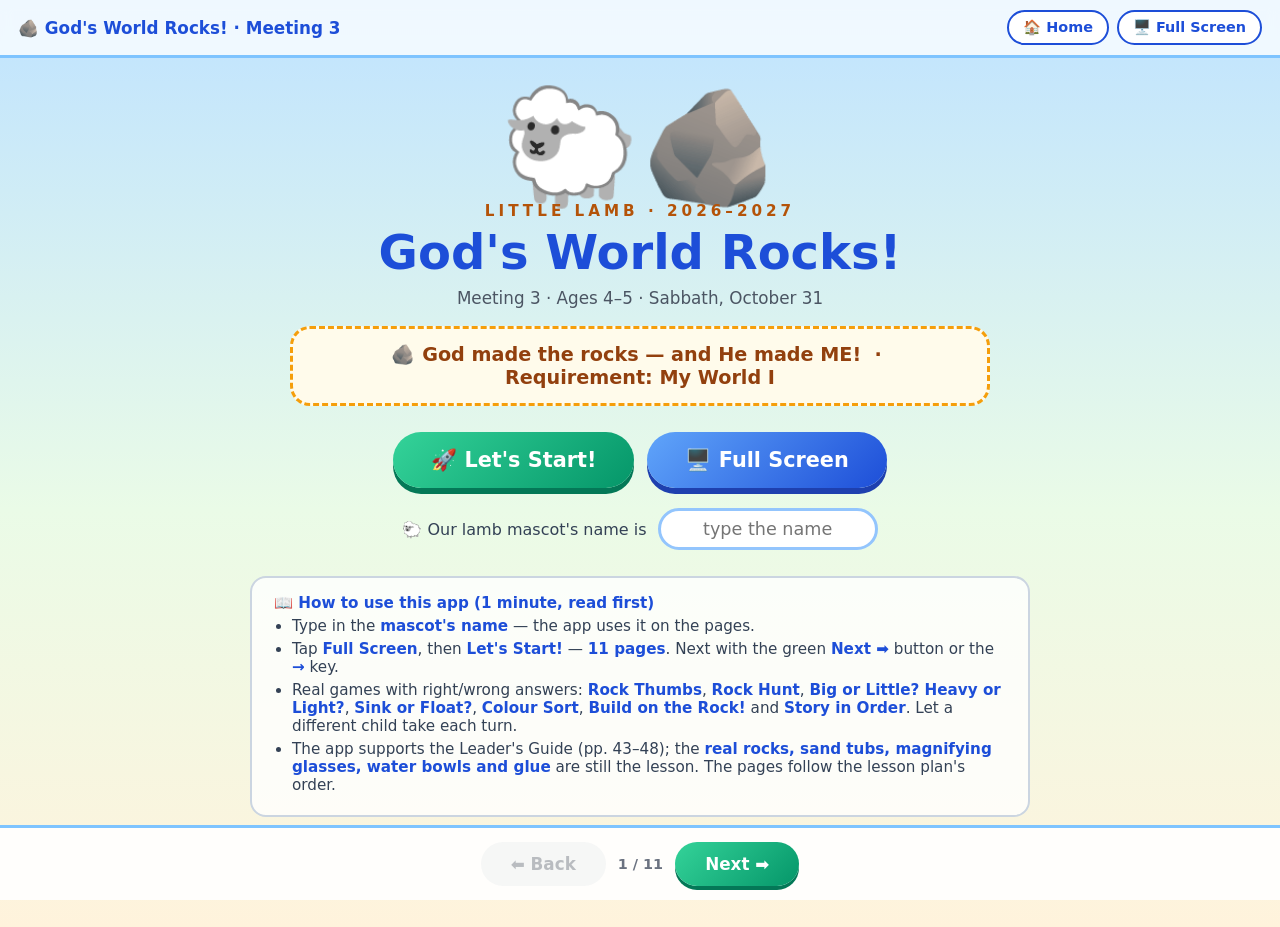
<file: meeting-03/class-app.html>
<!DOCTYPE html>
<html lang="en"><head><meta charset="utf-8">
<meta name="viewport" content="width=device-width,initial-scale=1">
<title>God's World Rocks! — Little Lamb Meeting 3</title>
<style>
/* ============================ BASE ============================ */
* { box-sizing:border-box; margin:0; padding:0; -webkit-tap-highlight-color:transparent; }
body {
  font-family:"Comic Sans MS","Chalkboard SE",system-ui,sans-serif;
  background:linear-gradient(180deg,#bfe3ff 0%,#eafbe7 55%,#fff3dc 100%);
  color:#2d3142; min-height:100vh; overflow-x:hidden;
}
/* ============================ TOPBAR ============================ */
#topbar {
  display:flex; align-items:center; justify-content:space-between;
  padding:10px 18px; background:rgba(255,255,255,.75); backdrop-filter:blur(6px);
  border-bottom:3px solid #7ec4ff; position:sticky; top:0; z-index:50;
}
#topbar .brand { font-weight:800; color:#1d4ed8; font-size:1.05rem; }
#topbar .tools { display:flex; gap:8px; }
.tbtn {
  background:#fff; border:2px solid #1d4ed8; color:#1d4ed8; font-family:inherit;
  font-weight:800; font-size:.9rem; padding:7px 14px; border-radius:999px; cursor:pointer;
}
.tbtn:hover { background:#1d4ed8; color:#fff; }
/* ============================ PAGES ============================ */
.page { display:none; max-width:1140px; margin:0 auto; padding:22px 18px 110px; }
.page.active { display:block; animation:fade .35s ease; }
@keyframes fade { from { opacity:0; transform:translateY(12px);} to { opacity:1; transform:none; } }
.page h1 { font-size:2.1rem; color:#1d4ed8; text-align:center; margin-bottom:6px; }
.page .sub { text-align:center; color:#4b5563; font-size:1.05rem; margin-bottom:18px; }
.teach {
  max-width:820px; margin:0 auto 18px; background:rgba(255,255,255,.72); border:2px dashed #94a3b8;
  border-radius:14px; padding:9px 16px; font-size:.92rem; color:#475569; text-align:center;
}
.teach b { color:#1d4ed8; }
.center { text-align:center; }
/* ============================ BUTTONS ============================ */
.big {
  display:inline-block; background:linear-gradient(135deg,#34d399,#059669); color:#fff;
  border:none; font-family:inherit; font-weight:800; font-size:1.3rem;
  padding:16px 38px; border-radius:999px; cursor:pointer; box-shadow:0 6px 0 #047857; margin:4px;
}
.big:active { transform:translateY(4px); box-shadow:0 2px 0 #047857; }
.big.blue { background:linear-gradient(135deg,#60a5fa,#1d4ed8); box-shadow:0 6px 0 #1e40af; }
.big.pink { background:linear-gradient(135deg,#f9a8d4,#be185d); box-shadow:0 6px 0 #9d174d; }
.big.gold { background:linear-gradient(135deg,#fcd34d,#d97706); box-shadow:0 6px 0 #b45309; }
.big.purple { background:linear-gradient(135deg,#c4b5fd,#7c3aed); box-shadow:0 6px 0 #5b21b6; }
.big:disabled { opacity:.4; cursor:not-allowed; }
/* ============================ WELCOME ============================ */
.hero { text-align:center; padding:10px 0 0; }
.hero .lamb { font-size:7rem; line-height:1; animation:bob 2.4s ease-in-out infinite; }
@keyframes bob { 0%,100%{transform:translateY(0) rotate(-2deg);} 50%{transform:translateY(-14px) rotate(2deg);} }
.hero .kicker { letter-spacing:4px; font-weight:800; color:#b45309; font-size:.95rem; }
.hero h2 { font-size:3rem; color:#1d4ed8; margin:4px 0 8px; }
.hero .meta { color:#4b5563; font-size:1.05rem; margin-bottom:18px; }
.starbar {
  background:#fffbeb; border:3px dashed #f59e0b; border-radius:20px;
  padding:14px 26px; max-width:700px; margin:0 auto 22px; font-size:1.2rem; color:#92400e; font-weight:700;
}
.howto {
  max-width:780px; margin:26px auto 0; background:rgba(255,255,255,.8);
  border:2px solid #cbd5e1; border-radius:16px; padding:16px 22px; text-align:left; font-size:.95rem; color:#334155;
}
.howto b { color:#1d4ed8; }
.howto li { margin:5px 0 5px 18px; }
.namebox { margin:16px auto 0; font-size:1rem; color:#334155; }
.namebox input {
  font-family:inherit; font-size:1.1rem; padding:8px 14px; border-radius:999px;
  border:3px solid #93c5fd; width:220px; text-align:center; margin-left:6px;
}
/* ============================ CSS ROCKS ============================ */
.rock {
  display:inline-block; width:80px; height:58px; position:relative;
  border-radius:58% 42% 50% 46% / 60% 52% 48% 40%;
  background:radial-gradient(circle at 32% 28%, rgba(255,255,255,.55), transparent 38%), var(--c, #9ca3af);
  box-shadow:inset -6px -8px 0 rgba(0,0,0,.18), 0 4px 0 rgba(0,0,0,.12);
}
.rock.r2 { border-radius:45% 55% 40% 60% / 55% 45% 55% 45%; }
.rock.r3 { border-radius:62% 38% 57% 43% / 48% 58% 42% 52%; }
.rock.sparkle::after { content:'✨'; position:absolute; top:-8px; right:-6px; font-size:1.3rem; }
/* ============================ ROCK HUNT ============================ */
.huntgrid { display:grid; grid-template-columns:repeat(4,1fr); gap:14px; max-width:820px; margin:0 auto 18px; }
.tile {
  height:110px; border-radius:22px; display:flex; align-items:center; justify-content:center;
  cursor:pointer; user-select:none; position:relative; font-size:2.6rem; transition:transform .15s;
  border:5px solid #d97706; background:radial-gradient(circle at 40% 35%,#fde68a,#f59e0b);
}
.tile.grass { border-color:#15803d; background:radial-gradient(circle at 40% 35%,#86efac,#16a34a); }
.tile:hover { transform:scale(1.05); }
.tile.dig { animation:rustle .45s; }
@keyframes rustle { 0%,100%{transform:rotate(0);} 25%{transform:rotate(-8deg);} 75%{transform:rotate(8deg);} }
.tile.empty { background:#f1f5f9; border-color:#cbd5e1; font-size:1.05rem; color:#94a3b8; font-weight:800; }
.tile.found { background:#fffbeb; border-color:#059669; animation:pop .5s; }
.tile.hint { animation:wig 1s infinite; }
.tile .badge {
  position:absolute; top:-12px; right:-8px; width:38px; height:38px; border-radius:50%;
  background:#059669; color:#fff; font-size:1.3rem; font-weight:800; display:flex; align-items:center; justify-content:center;
}
@keyframes pop { 0%{transform:scale(.6);} 70%{transform:scale(1.15);} 100%{transform:scale(1);} }
@keyframes wig { 0%,100%{transform:rotate(0);} 25%{transform:rotate(-10deg);} 75%{transform:rotate(10deg);} }
.status { text-align:center; font-size:1.5rem; font-weight:800; color:#059669; min-height:1.6em; margin-bottom:12px; }
.bigcount { text-align:center; font-size:1.3rem; font-weight:800; color:#92400e; margin-bottom:10px; }
.bigcount .bag { display:inline-flex; gap:6px; vertical-align:middle; margin-left:8px; }
/* ============================ THUMBS QUIZ ============================ */
.quizbox {
  background:#fff; border:6px solid #a78bfa; border-radius:28px; padding:36px 26px;
  text-align:center; max-width:780px; margin:0 auto 20px; min-height:240px;
  display:flex; flex-direction:column; justify-content:center; gap:14px;
}
.quizbox .emoji { font-size:4rem; }
.quizbox .q { font-size:2rem; font-weight:800; color:#1d4ed8; line-height:1.3; }
.quizbox .fb, .fb { font-size:1.4rem; font-weight:800; min-height:1.6em; text-align:center; }
.fb.good { color:#059669; }
.fb.bad { color:#dc2626; }
.thumbrow { display:flex; gap:20px; justify-content:center; }
.thumb {
  font-family:inherit; font-size:3rem; padding:14px 42px; border-radius:24px;
  border:5px solid #cbd5e1; background:#fff; cursor:pointer; transition:transform .12s;
}
.thumb:hover { transform:scale(1.08); }
.thumb.yes:hover { border-color:#34d399; }
.thumb.no:hover  { border-color:#f87171; }
.score { text-align:center; font-size:1.2rem; font-weight:800; color:#059669; margin-bottom:12px; }
/* ============================ STORY ============================ */
.storybox {
  background:#fff; border:6px solid #fcd34d; border-radius:28px; padding:30px 28px;
  text-align:center; max-width:860px; margin:0 auto 18px; min-height:330px;
  display:flex; flex-direction:column; justify-content:center; gap:16px;
}
.storybox .e { font-size:5.5rem; line-height:1.1; }
.storybox .t { font-size:1.9rem; font-weight:800; color:#1e3a8a; line-height:1.35; }
.storybox .ref { font-size:.95rem; color:#64748b; font-weight:700; }
.storybox .cue { font-size:1.05rem; color:#7c3aed; font-weight:800; }
.dots { display:flex; gap:8px; justify-content:center; margin-bottom:14px; }
.dot { width:14px; height:14px; border-radius:50%; background:#cbd5e1; }
.dot.on { background:#f59e0b; }
/* ============================ COMPARE ============================ */
.cmpq { text-align:center; font-size:2.2rem; font-weight:800; color:#1d4ed8; margin-bottom:16px; min-height:1.3em; }
.cmprow { display:flex; gap:24px; justify-content:center; margin-bottom:14px; }
.cmp {
  font-family:inherit; background:#fff; border:6px solid #cbd5e1; border-radius:28px; width:280px; min-height:240px;
  cursor:pointer; display:flex; flex-direction:column; align-items:center; justify-content:center; gap:10px;
  transition:transform .12s, border-color .2s, background .2s; padding:16px;
}
.cmp:hover { transform:scale(1.05); }
.cmp .e { line-height:1; }
.cmp .t { font-size:1.35rem; font-weight:800; color:#334155; }
.cmp.right { border-color:#34d399; background:#ecfdf5; }
.cmp.bad { animation:shake .4s; border-color:#ef4444; background:#fef2f2; }
@keyframes shake { 0%,100%{transform:translateX(0);} 20%{transform:translateX(-10px);} 60%{transform:translateX(10px);} }
/* ============================ SINK OR FLOAT ============================ */
.tank {
  position:relative; max-width:560px; height:300px; margin:0 auto 16px; border:6px solid #93c5fd; border-top:none;
  border-radius:0 0 140px 140px; background:linear-gradient(180deg,transparent 0 30%, #bfdbfe 30%, #60a5fa 100%); overflow:hidden;
}
.tank .surface { position:absolute; left:0; right:0; top:30%; height:6px; background:#dbeafe; opacity:.9; }
.tank .thing {
  position:absolute; left:50%; top:4%; transform:translateX(-50%); font-size:4.2rem; line-height:1;
  transition:top 1.4s cubic-bezier(.3,.7,.4,1);
}
.tank .thing.sunk { top:74%; }
.tank .thing.float { top:20%; animation:bobw 1.4s ease-in-out infinite; }
@keyframes bobw { 0%,100%{transform:translateX(-50%) translateY(0) rotate(-4deg);} 50%{transform:translateX(-50%) translateY(-6px) rotate(4deg);} }
.thingname { text-align:center; font-size:1.9rem; font-weight:800; color:#1e3a8a; margin-bottom:10px; }
.sfrow { display:flex; gap:20px; justify-content:center; }
.sfbtn {
  font-family:inherit; font-size:1.7rem; font-weight:800; padding:16px 34px; border-radius:24px;
  border:5px solid #cbd5e1; background:#fff; cursor:pointer; color:#1e3a8a;
}
.sfbtn:hover { border-color:#60a5fa; }
.sfbtn.bad { animation:shake .4s; border-color:#ef4444; background:#fef2f2; }
.sfbtn.right { border-color:#34d399; background:#ecfdf5; }
/* ============================ COLOUR SORT ============================ */
.sortstage { text-align:center; min-height:120px; margin-bottom:14px; }
.sortstage .rock { width:130px; height:94px; transition:transform .6s, opacity .6s; }
.sortstage .rock.fly { transform:translateY(160px) scale(.4); opacity:0; }
.papers { display:flex; gap:14px; justify-content:center; flex-wrap:wrap; max-width:960px; margin:0 auto; }
.paper {
  width:160px; height:130px; border-radius:10px; cursor:pointer; position:relative; border:5px solid rgba(0,0,0,.08);
  box-shadow:0 5px 0 rgba(0,0,0,.12); display:flex; flex-wrap:wrap; gap:4px; align-content:flex-end; justify-content:center; padding:8px;
  transition:transform .12s;
}
.paper:hover { transform:translateY(-5px); }
.paper .lbl { position:absolute; top:6px; left:0; right:0; text-align:center; font-weight:800; font-size:1rem; }
.paper .rock { width:30px; height:22px; }
.paper.bad { animation:shake .4s; border-color:#ef4444; }
/* ============================ BUILD ON THE ROCK ============================ */
.buildwrap { display:grid; grid-template-columns:1.3fr 1fr; gap:22px; max-width:1000px; margin:0 auto; align-items:start; }
.weather {
  position:relative; height:340px; border:5px solid #93c5fd; border-radius:26px; overflow:hidden;
  background:linear-gradient(180deg,#bae6fd,#e0f2fe);
  transition:background 1s;
}
.weather.storm { background:linear-gradient(180deg,#64748b,#94a3b8); }
.ground { position:absolute; left:0; right:0; bottom:0; height:80px; display:flex; align-items:flex-end; justify-content:center; }
.ground .base {
  width:230px; height:70px; display:flex; align-items:center; justify-content:center; font-weight:800; color:#1d4ed8; font-size:1.1rem;
}
.ground .base.rockbase, .ground .base.sandbase { color:#fff; }
.ground .base.rockbase {
  background:radial-gradient(circle at 35% 30%, #d1d5db, #6b7280); border-radius:50% 50% 12px 12px / 70% 70% 12px 12px;
  box-shadow:inset -8px -10px 0 rgba(0,0,0,.2);
}
.ground .base.sandbase {
  background:radial-gradient(circle at 40% 30%, #fde68a, #f59e0b); border-radius:60% 60% 0 0 / 100% 100% 0 0; color:#78350f;
}
.house { position:absolute; left:50%; bottom:58px; transform:translateX(-50%); font-size:6rem; line-height:1; transition:transform 1.2s, bottom 1.2s, opacity 1.2s; }
.house.wobble { animation:wob .3s 4; }
@keyframes wob { 0%,100%{transform:translateX(-50%) rotate(0);} 25%{transform:translateX(-50%) rotate(-8deg);} 75%{transform:translateX(-50%) rotate(8deg);} }
.house.fall { transform:translateX(-50%) rotate(95deg) translateY(30px); bottom:0; opacity:.35; }
.house.strong { animation:hpop .5s; }
@keyframes hpop { 0%{transform:translateX(-50%) scale(.8);} 70%{transform:translateX(-50%) scale(1.15);} 100%{transform:translateX(-50%) scale(1);} }
.flood { position:absolute; left:0; right:0; bottom:0; height:0; background:rgba(37,99,235,.45); transition:height 2.2s ease-in; }
.flood.up { height:70px; }
.drop { position:absolute; top:-20px; width:4px; height:18px; background:#1d4ed8; border-radius:3px; opacity:.7; animation:rain .7s linear infinite; }
@keyframes rain { to { transform:translateY(380px); } }
.choosebox { background:#fff; border:5px solid #a78bfa; border-radius:24px; padding:20px; text-align:center; }
.choosebox .q { font-size:1.5rem; font-weight:800; color:#1d4ed8; margin-bottom:14px; }
.choosebox .opts { display:flex; flex-direction:column; gap:10px; align-items:center; }
.opt {
  font-family:inherit; background:#fff; border:5px solid #cbd5e1; border-radius:22px;
  padding:10px 16px; cursor:pointer; width:100%; transition:transform .12s; font-size:1.3rem; font-weight:800; color:#334155;
}
.opt:hover { transform:scale(1.04); }
.opt.on { border-color:#7c3aed; background:#f5f3ff; }
/* ============================ SEQUENCE ============================ */
.seqrow { display:flex; gap:14px; justify-content:center; flex-wrap:wrap; margin-bottom:22px; }
.seqcard {
  background:#fff; border:5px solid #cbd5e1; border-radius:20px; width:170px; padding:16px 10px;
  text-align:center; cursor:pointer; transition:transform .15s, border-color .2s, background .2s; position:relative;
}
.seqcard:hover { transform:translateY(-6px); }
.seqcard .e { font-size:3.2rem; }
.seqcard .t { font-weight:800; font-size:1.05rem; color:#334155; margin-top:4px; }
.seqcard.done { border-color:#34d399; background:#ecfdf5; }
.seqcard.bad { animation:shake .4s; border-color:#ef4444; background:#fef2f2; }
.seqcard .ord {
  position:absolute; top:-14px; left:50%; transform:translateX(-50%);
  width:34px; height:34px; border-radius:50%; background:#059669; color:#fff;
  font-weight:800; font-size:1.1rem; display:none; align-items:center; justify-content:center;
}
.seqcard.done .ord { display:flex; }
.chant { text-align:center; font-size:1.4rem; font-weight:800; color:#047857; min-height:1.5em; margin-bottom:10px; }
.actstrip { display:grid; grid-template-columns:repeat(5,1fr); gap:10px; max-width:1000px; margin:6px auto 0; }
.act {
  background:#fff; border:4px solid #fcd34d; border-radius:18px; padding:12px 8px; text-align:center; cursor:pointer;
  transition:transform .15s, background .2s;
}
.act:hover { transform:translateY(-4px); }
.act.on { background:#fffbeb; border-color:#d97706; }
.act .e { font-size:2.4rem; }
.act .w { font-size:.95rem; font-weight:800; color:#92400e; margin:4px 0; font-style:italic; }
.act .d { font-size:.9rem; color:#475569; }
h2.mini { text-align:center; color:#b45309; font-size:1.4rem; margin:18px 0 4px; }
/* ============================ TOWER ============================ */
.tower {
  max-width:420px; height:280px; margin:0 auto 10px; background:linear-gradient(180deg,#fef3c7,#fde68a);
  border:5px solid #f59e0b; border-radius:24px; display:flex; flex-direction:column-reverse; align-items:center; padding:10px; overflow:hidden;
}
.tower .rock { margin-top:-6px; animation:pop .4s; }
.tower.shaky { animation:wig .5s 2; }
/* ============================ STEPS (shared) ============================ */
.csteps { max-width:840px; margin:0 auto; }
.cstep {
  background:#fff; border:4px solid #fda4af; border-radius:22px; padding:14px 22px;
  display:flex; align-items:center; gap:18px; margin-bottom:10px; opacity:.5;
  transition:opacity .3s, transform .2s; cursor:pointer;
}
.cstep.on { opacity:1; transform:scale(1.02); border-color:#be185d; background:#fff1f2; }
.cstep .n {
  min-width:48px; height:48px; border-radius:50%; background:#be185d; color:#fff;
  display:flex; align-items:center; justify-content:center; font-size:1.4rem; font-weight:800;
}
.cstep .b { font-size:1.18rem; }
.cstep .e { font-size:2.2rem; }
/* ============================ SONG ============================ */
.lyrics { max-width:760px; margin:0 auto; }
.lyr {
  background:#fff; border:4px solid #fcd34d; border-radius:18px; padding:12px 22px;
  margin-bottom:9px; cursor:pointer; display:flex; align-items:center; gap:18px;
  transition:transform .15s, background .2s;
}
.lyr:hover { transform:translateX(8px); }
.lyr.on { background:#fffbeb; border-color:#d97706; }
.lyr .w { font-size:1.45rem; font-weight:800; color:#92400e; flex:1; }
.lyr .act2 { font-size:.95rem; color:#475569; text-align:right; }
.qs { display:grid; grid-template-columns:repeat(3,1fr); gap:14px; max-width:980px; margin:0 auto 22px; }
.qcard {
  background:#fff; border:5px solid #93c5fd; border-radius:22px; padding:16px; text-align:center; cursor:pointer;
}
.qcard .q { font-size:1.25rem; font-weight:800; color:#1d4ed8; }
.qcard .a { font-size:1.15rem; font-weight:800; color:#cbd5e1; margin-top:10px; }
.qcard.on { border-color:#34d399; background:#f0fdf4; }
.qcard.on .a { color:#059669; }
.finish { text-align:center; padding:22px 0; }
.finish .big-emo { font-size:6rem; animation:bob 2s ease-in-out infinite; }
/* ============================ NAV ============================ */
#nav {
  position:fixed; bottom:0; left:0; right:0; display:flex; gap:12px; justify-content:center;
  padding:14px; background:rgba(255,255,255,.9); backdrop-filter:blur(6px); border-top:3px solid #7ec4ff; z-index:50;
}
.nbtn { font-family:inherit; font-weight:800; font-size:1.05rem; padding:12px 30px; border-radius:999px; border:none; cursor:pointer; }
.nbtn.back { background:#e5e7eb; color:#374151; }
.nbtn.next { background:linear-gradient(135deg,#34d399,#059669); color:#fff; box-shadow:0 4px 0 #047857; }
.nbtn:disabled { opacity:.35; cursor:not-allowed; }
.pill { align-self:center; font-weight:800; color:#6b7280; font-size:.9rem; }
/* ============================ CONFETTI ============================ */
#confetti { position:fixed; inset:0; pointer-events:none; z-index:99; }
.conf { position:absolute; font-size:1.8rem; animation:fall 2.6s linear forwards; }
@keyframes fall { to { transform:translateY(110vh) rotate(620deg); opacity:0; } }
/* ============================ RESPONSIVE ============================ */
@media (max-width:860px) {
  .huntgrid { grid-template-columns:repeat(4,1fr); gap:8px; }
  .tile { height:76px; font-size:1.8rem; }
  .buildwrap, .qs { grid-template-columns:1fr; }
  .actstrip { grid-template-columns:repeat(2,1fr); }
  .hero h2 { font-size:2.1rem; }
  .hero .lamb { font-size:5rem; }
  .page h1 { font-size:1.6rem; }
  .quizbox .q, .storybox .t { font-size:1.4rem; }
  .cmpq { font-size:1.6rem; }
  .cmp { width:46%; min-height:180px; }
  .seqcard { width:140px; }
  .paper { width:120px; height:100px; }
  .sfbtn { font-size:1.3rem; padding:12px 20px; }
  .tank { height:240px; }
}
</style></head>
<body>

<div id="topbar">
  <div class="brand">🪨 God's World Rocks! · Meeting 3</div>
  <div class="tools">
    <button class="tbtn" onclick="go(0)">🏠 Home</button>
    <button class="tbtn" onclick="fs()">🖥️ Full Screen</button>
  </div>
</div>

<!-- ============ 0 · WELCOME ============ -->
<section class="page active" id="p0">
  <div class="hero">
    <div class="lamb">🐑🪨</div>
    <div class="kicker">LITTLE LAMB · 2026–2027</div>
    <h2>God's World Rocks!</h2>
    <div class="meta">Meeting 3 · Ages 4–5 · Sabbath, October 31</div>
    <div class="starbar">🪨 God made the rocks — and He made ME! &nbsp;·&nbsp; Requirement: My World I</div>
    <button class="big" onclick="go(1)">🚀 Let's Start!</button>
    <button class="big blue" onclick="fs()">🖥️ Full Screen</button>
    <div class="namebox">🐑 Our lamb mascot's name is <input id="mascotIn" placeholder="type the name" oninput="setMascot(this.value)"></div>
    <div class="howto">
      <b>📖 How to use this app (1 minute, read first)</b>
      <ul>
        <li>Type in the <b>mascot's name</b> — the app uses it on the pages.</li>
        <li>Tap <b>Full Screen</b>, then <b>Let's Start!</b> — <b>11 pages</b>. Next with the green <b>Next ➡</b> button or the <b>→</b> key.</li>
        <li>Real games with right/wrong answers: <b>Rock Thumbs</b>, <b>Rock Hunt</b>, <b>Big or Little? Heavy or Light?</b>, <b>Sink or Float?</b>, <b>Colour Sort</b>, <b>Build on the Rock!</b> and <b>Story in Order</b>. Let a different child take each turn.</li>
        <li>The app supports the Leader's Guide (pp. 43–48); the <b>real rocks, sand tubs, magnifying glasses, water bowls and glue</b> are still the lesson. The pages follow the lesson plan's order.</li>
      </ul>
    </div>
  </div>
</section>

<!-- ============ 1 · ROCK THUMBS ============ -->
<section class="page" id="p1">
  <h1>👍 Rock Thumbs!</h1>
  <div class="sub">Thumbs UP if it's true. Thumbs DOWN if it's silly!</div>
  <div class="teach">Leader's Guide · <b>Lamb Tales</b> (10 min) — first <b>pass round the real rocks</b> to see and touch: big, little, smooth, rough, sparkly. Remind them <b>God created the land and the rocks</b>. Then play this.</div>
  <div class="score" id="quizScore">Question 1</div>
  <div class="quizbox">
    <div class="emoji" id="qEmoji">🪨</div>
    <div class="q" id="qText">Ready?</div>
    <div class="fb" id="qFb"></div>
  </div>
  <div class="thumbrow">
    <button class="thumb yes" onclick="answer(true)">👍</button>
    <button class="thumb no"  onclick="answer(false)">👎</button>
  </div>
  <div class="center" style="margin-top:16px"><button class="big gold" onclick="buildQuiz()">🔄 Play Again</button></div>
</section>

<!-- ============ 2 · THE STORY ============ -->
<section class="page" id="p2">
  <h1>📖 God Made the Rocks!</h1>
  <div class="sub">A story about the rocks God made — Genesis 1, 1 Samuel 17, Matthew 7, Psalm 18</div>
  <div class="teach">Leader's Guide · <b>Lamb Tales</b> — read the printed read-aloud, or tell it from here. Purple lines are the class's cue to <b>join in</b> with an action.</div>
  <div class="dots" id="storyDots"></div>
  <div class="storybox">
    <div class="e" id="stE"></div>
    <div class="t" id="stT"></div>
    <div class="ref" id="stR"></div>
    <div class="cue" id="stC"></div>
  </div>
  <div class="center">
    <button class="big blue" onclick="storyStep(-1)">⬅ Back</button>
    <button class="big" onclick="storyStep(1)">Turn the page ➡</button>
  </div>
</section>

<!-- ============ 3 · ROCK HUNT ============ -->
<section class="page" id="p3">
  <h1>🔎 Rock Hunt!</h1>
  <div class="sub">5 rocks are hiding in the sand and grass. Tap to dig!</div>
  <div class="teach">Leader's Guide · <b>Activity 2 — Rock Hunt</b> (10 min) — hide the real polished rocks / river rocks / crystals <b>not too well</b>, give each child a small bag, and go! This screen is a warm-up or a second round.</div>
  <div class="bigcount" id="huntCount">We found 0 rocks!</div>
  <div class="status" id="huntStatus"></div>
  <div class="huntgrid" id="huntGrid"></div>
  <div class="center"><button class="big gold" onclick="buildHunt()">🔄 Hide Again</button></div>
</section>

<!-- ============ 4 · BIG OR LITTLE? HEAVY OR LIGHT? ============ -->
<section class="page" id="p4">
  <h1>⚖️ Big or Little? Heavy or Light?</h1>
  <div class="sub">Listen to the question — then tap the right one!</div>
  <div class="teach">Leader's Guide · <b>Activity 3 — Geology 101</b> (10 min). Use this to start the centres, then <b>feel real rocks</b>: which is heavier in your hand? Weigh two on the <b>kitchen scale</b>.</div>
  <div class="score" id="cmpScore">Round 1</div>
  <div class="cmpq" id="cmpQ"></div>
  <div class="cmprow" id="cmpRow"></div>
  <div class="fb" id="cmpFb"></div>
  <div class="center" style="margin-top:10px"><button class="big gold" onclick="buildCmp()">🔄 Play Again</button></div>
</section>

<!-- ============ 5 · SINK OR FLOAT ============ -->
<section class="page" id="p5">
  <h1>💧 Sink or Float?</h1>
  <div class="sub">What will happen when we drop it in the water? Guess first!</div>
  <div class="teach">Leader's Guide · <b>Geology 101, centre 4</b> — everyone guesses with a thumb (down = sink, up = float), then tap. Then try it with the <b>real bowl of water</b> — save the <b>lava rock</b> (pumice) for last. It floats!</div>
  <div class="score" id="sfScore">Item 1</div>
  <div class="thingname" id="sfName"></div>
  <div class="tank"><div class="surface"></div><div class="thing" id="sfThing"></div></div>
  <div class="fb" id="sfFb"></div>
  <div class="sfrow" id="sfRow">
    <button class="sfbtn" id="sfSink" onclick="sfGuess(false)">🔽 Sink</button>
    <button class="sfbtn" id="sfFloat" onclick="sfGuess(true)">🛟 Float</button>
  </div>
  <div class="center" style="margin-top:14px"><button class="big gold" onclick="buildSF()">🔄 Play Again</button></div>
</section>

<!-- ============ 6 · COLOUR SORT ============ -->
<section class="page" id="p6">
  <h1>🎨 Colour Sort</h1>
  <div class="sub">What colour is this rock? Put it on the paper that matches!</div>
  <div class="teach">Leader's Guide · <b>Geology 101, centre 5</b> — sort rocks onto <b>construction paper</b> that matches their colour (or by size, through holes in a <b>shoe-box lid</b>). God made rocks in so many colours!</div>
  <div class="score" id="sortScore">Rock 1 of 10</div>
  <div class="sortstage" id="sortStage"></div>
  <div class="fb" id="sortFb"></div>
  <div class="papers" id="papers"></div>
  <div class="center" style="margin-top:14px"><button class="big gold" onclick="buildSort()">🔄 Play Again</button></div>
</section>

<!-- ============ 7 · BUILD ON THE ROCK ============ -->
<section class="page" id="p7">
  <h1>🏠 Build on the Rock!</h1>
  <div class="sub">Where should we build our house? Pick — then make it rain!</div>
  <div class="teach">Leader's Guide · <b>Activity 1 — Building on the Rocks</b> (10 min) — Jesus' story in Matthew 7:24–27. Try both! Then sing <b>"The Wise Man Built His House Upon the Rock"</b> and <b>sift the sand tubs</b> to find the hidden rocks.</div>
  <div class="buildwrap">
    <div class="weather" id="weather">
      <div id="rainBox"></div>
      <div class="ground"><div class="base" id="base">pick a place →</div></div>
      <div class="house" id="house" style="display:none">🏠</div>
      <div class="flood" id="flood"></div>
    </div>
    <div class="choosebox">
      <div class="q" id="bQ">Where will you build?</div>
      <div class="opts">
        <button class="opt" id="optRock" onclick="pickBase('rock')">🪨 On the ROCK</button>
        <button class="opt" id="optSand" onclick="pickBase('sand')">🏖️ On the SAND</button>
        <button class="big blue" id="rainBtn" onclick="makeRain()" disabled>🌧️ Make it rain!</button>
      </div>
      <div class="fb" id="bFb" style="margin-top:12px"></div>
      <button class="big gold" onclick="resetBuild()">🔄 Build Again</button>
    </div>
  </div>
</section>

<!-- ============ 8 · STORY IN ORDER + SONG ACTIONS ============ -->
<section class="page" id="p8">
  <h1>🃏 The Wise and Foolish Builders</h1>
  <div class="sub">What happened FIRST? Tap them in order!</div>
  <div class="teach">Jesus' story — <b>Matthew 7:24–27</b>. Tap the cards in order, then stand up for the song. <b>The wise man listens to Jesus and does what He says.</b></div>
  <div class="chant" id="chant"></div>
  <div class="seqrow" id="seqRow"></div>
  <div class="center"><button class="big gold" onclick="buildSeq()">🔄 Shuffle &amp; Try Again</button></div>
  <h2 class="mini">🎵 "The Wise Man Built His House Upon the Rock" — the actions</h2>
  <div class="sub" style="margin-bottom:8px">Tap each one as you sing it</div>
  <div class="actstrip" id="actStrip"></div>
</section>

<!-- ============ 9 · ROCK SCULPTURES ============ -->
<section class="page" id="p9">
  <h1>🗿 Rock Sculptures</h1>
  <div class="sub">Tap each step as we go</div>
  <div class="teach">Leader's Guide · <b>Activity 4 — Rock Sculptures</b> (10 min) — 6×6 in (15×15 cm) cardboard squares, craft glue in shallow lids, rocks and gravel, newspaper down. Acrylic paint is optional — smocks on!</div>
  <div class="csteps" id="sculptSteps"></div>
  <h2 class="mini">🧱 Build a Rock Tower!</h2>
  <div class="sub" style="margin-bottom:8px">How tall can we stack it before it wobbles?</div>
  <div class="tower" id="tower"></div>
  <div class="bigcount" id="towerCount">0 rocks</div>
  <div class="center">
    <button class="big" onclick="addRock()">➕ Add a Rock</button>
    <button class="big gold" onclick="resetTower()">🔄 Start Again</button>
  </div>
</section>

<!-- ============ 10 · SONG & GOOD-BAA ============ -->
<section class="page" id="p10">
  <h1>🎵 Good-baa, Little Lambs!</h1>
  <div class="sub">Tap a question — then tap to see the answer</div>
  <div class="teach">Leader's Guide · <b>Good-baa Little Lambs</b> (5 min) — circle up and ask <b>"What did you learn about rocks?"</b> Give every child a turn. Sing "Jesus Is My Shepherd" (p. 175) and rejoin the Adventurers.</div>
  <div class="qs" id="qs"></div>
  <div class="lyrics" id="songLines"></div>
  <div class="center" style="margin-top:16px">
    <button class="big" onclick="songAll()">▶️ Sing the Whole Song</button>
    <button class="big gold" onclick="songReset()">🔄 Again</button>
  </div>
  <div class="finish">
    <div class="big-emo">🪨🐑💛</div>
    <h1>God made the rocks — and He made YOU!</h1>
    <p style="font-size:1.4rem;color:#059669;font-weight:800;margin:14px 0">Well done, Little Lambs! 🎉</p>
    <button class="big gold" onclick="party()">🎉 Celebrate!</button>
    <button class="big blue" onclick="go(0)">🏠 Back to Start</button>
  </div>
</section>

<div id="nav">
  <button class="nbtn back" id="btnBack" onclick="go(cur-1)">⬅ Back</button>
  <span class="pill" id="pagePill">1 / 11</span>
  <button class="nbtn next" id="btnNext" onclick="go(cur+1)">Next ➡</button>
</div>

<div id="confetti"></div>

<script>
/* ===================== HELPERS ===================== */
const $ = id => document.getElementById(id);
const shuffle = arr => arr.map(v => [Math.random(), v]).sort((a,b) => a[0]-b[0]).map(p => p[1]);
const rnd = n => Math.floor(Math.random() * n);
function rockHTML(color, extra, w, h){
  const shape = ['', ' r2', ' r3'][rnd(3)];
  const size = w ? ' style="--c:' + color + ';width:' + w + 'px;height:' + h + 'px"' : ' style="--c:' + color + '"';
  return '<span class="rock' + shape + (extra ? ' ' + extra : '') + '"' + size + '></span>';
}

/* ===================== MASCOT NAME ===================== */
let mascot = '';
function setMascot(v){
  mascot = v.trim();
  try { localStorage.setItem('ll-mascot', mascot); } catch(e) {}
  document.querySelectorAll('.mascot').forEach(s => s.textContent = mascot || 'Our lamb');
}
function lambName(){ return mascot || 'our little lamb'; }

/* ===================== NAVIGATION ===================== */
const PAGES = 11;
let cur = 0;
function go(n){
  if (n < 0 || n >= PAGES) return;
  document.querySelectorAll('.page').forEach(p => p.classList.remove('active'));
  $('p' + n).classList.add('active');
  cur = n;
  $('pagePill').textContent = (n + 1) + ' / ' + PAGES;
  $('btnBack').disabled = (n === 0);
  $('btnNext').disabled = (n === PAGES - 1);
  window.scrollTo({ top: 0, behavior: 'smooth' });
}
function fs(){
  if (!document.fullscreenElement) document.documentElement.requestFullscreen().catch(()=>{});
  else document.exitFullscreen();
}
document.addEventListener('keydown', e => {
  if (e.target.tagName === 'INPUT') return;
  if (e.key === 'ArrowRight') go(cur + 1);
  if (e.key === 'ArrowLeft')  go(cur - 1);
});

/* ===================== SOUNDS (synthesized) ===================== */
let ac = null;
function ctx(){ return ac = ac || new (window.AudioContext || window.webkitAudioContext)(); }
function baa(pitch, vol){
  try {
    const a = ctx(), t = a.currentTime, p = pitch || 1, v0 = vol || 0.18;
    const o = a.createOscillator(), g = a.createGain(), v = a.createOscillator(), vg = a.createGain();
    o.type = 'sawtooth';
    o.frequency.setValueAtTime(420 * p, t);
    o.frequency.exponentialRampToValueAtTime(300 * p, t + 0.45);
    v.frequency.value = 18; vg.gain.value = 26 * p;        /* the wobbly bleat */
    v.connect(vg); vg.connect(o.frequency);
    g.gain.setValueAtTime(0.0001, t);
    g.gain.exponentialRampToValueAtTime(v0, t + 0.05);
    g.gain.exponentialRampToValueAtTime(0.0001, t + 0.5);
    const f = a.createBiquadFilter(); f.type = 'lowpass'; f.frequency.value = 1400;
    o.connect(f); f.connect(g); g.connect(a.destination);
    o.start(t); v.start(t); o.stop(t + 0.55); v.stop(t + 0.55);
  } catch(e) {}
}
function tone(f1, f2, dur, type, vol){
  try {
    const a = ctx(), t = a.currentTime, o = a.createOscillator(), g = a.createGain();
    o.type = type || 'sine';
    o.frequency.setValueAtTime(f1, t);
    o.frequency.exponentialRampToValueAtTime(f2, t + dur * 0.8);
    g.gain.setValueAtTime(0.0001, t);
    g.gain.exponentialRampToValueAtTime(vol || 0.2, t + 0.02);
    g.gain.exponentialRampToValueAtTime(0.0001, t + dur);
    o.connect(g); g.connect(a.destination); o.start(t); o.stop(t + dur + 0.05);
  } catch(e) {}
}
function noise(dur, freq, vol){
  try {
    const a = ctx(), t = a.currentTime, n = Math.floor(a.sampleRate * dur);
    const buf = a.createBuffer(1, n, a.sampleRate), d = buf.getChannelData(0);
    for (let i = 0; i < n; i++) d[i] = (Math.random() * 2 - 1) * Math.pow(1 - i / n, 3);
    const s = a.createBufferSource(), f = a.createBiquadFilter(), g = a.createGain();
    s.buffer = buf; f.type = 'bandpass'; f.frequency.value = freq || 1800; f.Q.value = 1.2;
    g.gain.value = vol || 0.5;
    s.connect(f); f.connect(g); g.connect(a.destination); s.start(t);
  } catch(e) {}
}
const ding   = () => tone(880, 1320, 0.35);
const buzz   = () => tone(200, 120, 0.3, 'square');
const clack  = () => { noise(0.08, 2200, 0.6); tone(260, 180, 0.09, 'triangle', 0.25); };
const dig    = () => noise(0.2, 700, 0.35);
const plop   = () => tone(500, 140, 0.25, 'sine');
const crash  = () => { noise(0.6, 400, 0.7); tone(160, 50, 0.6, 'sawtooth', 0.15); };
const thunder= () => { noise(1.1, 180, 0.8); };

/* ===================== 1 · ROCK THUMBS ===================== */
const FACTS = [
  { q:'God made the rocks.',                        a:true,  e:'🪨', why:'Yes! God made every single rock.' },
  { q:'God made the dry land on Day 3.',            a:true,  e:'⛰️', why:'Yes! “Let the dry land appear!” — Genesis 1.' },
  { q:'Rocks are soft like a pillow.',              a:false, e:'🛏️', why:'No! Rocks are hard — knock, knock!' },
  { q:'Some rocks sparkle.',                        a:true,  e:'💎', why:'Yes! Crystals sparkle and shine.' },
  { q:'A mountain is a GIANT rock.',                a:true,  e:'🏔️', why:'Yes! The biggest rocks of all.' },
  { q:'All rocks are the same.',                    a:false, e:'🤔', why:'No! Big, little, smooth, rough — lots of colours!' },
  { q:'Some rocks can float!',                      a:true,  e:'🌋', why:'Yes! Lava rock is full of tiny air holes.' },
  { q:'We can eat rocks.',                          a:false, e:'🚫', why:'No! Never put rocks in your mouth!' },
  { q:'A house built on rock stands strong.',       a:true,  e:'🏠', why:'Yes! Just like Jesus said.' }
];
let qi = 0, qScore = 0, qLock = false;
function buildQuiz(){ qi = 0; qScore = 0; qLock = false; renderQuiz(); }
function renderQuiz(){
  if (qi >= FACTS.length) {
    $('qEmoji').textContent = '🏆';
    $('qText').textContent = 'You got ' + qScore + ' out of ' + FACTS.length + '!';
    $('qFb').textContent = 'You know all about God’s rocks!';
    $('qFb').className = 'fb good';
    $('quizScore').textContent = 'All done!';
    party();
    return;
  }
  const f = FACTS[qi];
  $('qEmoji').textContent = f.e;
  $('qText').textContent = f.q;
  $('qFb').textContent = '';
  $('qFb').className = 'fb';
  $('quizScore').textContent = 'Question ' + (qi + 1) + ' of ' + FACTS.length;
}
function answer(said){
  if (qLock || qi >= FACTS.length) return;
  const f = FACTS[qi], fb = $('qFb');
  qLock = true;
  if (said === f.a) { qScore++; fb.textContent = '✅ ' + f.why; fb.className = 'fb good'; ding(); }
  else              { fb.textContent = '❌ ' + f.why;            fb.className = 'fb bad';  buzz(); }
  setTimeout(() => { qi++; qLock = false; renderQuiz(); }, 2100);
}

/* ===================== 2 · THE STORY ===================== */
const STORY = [
  { e:'🌍✨', t:'In the beginning, God made the world. On Day 3 He said, “Let the dry land appear!” — and up came the land!', r:'Genesis 1:9–10', c:'Everybody: crouch down low… then POP up like the land!', s:'party' },
  { e:'🏔️⛰️', t:'God made BIG rocks — mountains so tall they touch the clouds!', r:'', c:'Everybody: stretch up high, high, HIGH!' },
  { e:'🪨🏖️', t:'And God made little rocks — tiny pebbles, and sand as small as can be.', r:'', c:'Everybody: pinch your fingers tiny-tiny!', s:'clack' },
  { e:'🏞️🪨', t:'Some rocks are SMOOTH, rolled by the river. Some rocks are ROUGH and bumpy.', r:'', c:'Everybody: stroke your hand smooooth… now scratch-scratch rough!' },
  { e:'💪🌋', t:'Some rocks are HEAVY. Heave-ho! And some are so light they even FLOAT — like lava rock!', r:'', c:'Everybody: heave-ho! … then float your hands like a feather.' },
  { e:'💎🔴⚪⚫', t:'God made rocks of every colour — red, grey, white, black, pink — and sparkly crystals!', r:'', c:'Everybody: twinkle, twinkle with your fingers!' },
  { e:'👦🪨🪨🪨🪨🪨', t:'Long ago, a shepherd boy named David picked FIVE smooth stones from a stream.', r:'1 Samuel 17:40', c:'Everybody: count them on your fingers — 1, 2, 3, 4, 5!', s:'clack' },
  { e:'🏠🪨🌧️', t:'Jesus said a wise man builds his house on the ROCK. The rain came down… but the house stood firm!', r:'Matthew 7:24–25', c:'Everybody: pat-pat rain on your knees… then fists together — STRONG!' },
  { e:'🪨💛🧒', t:'God made every rock — and God made YOU! The Bible says, “The LORD is my rock.”', r:'Psalm 18:2', c:'Everybody: give yourself a big hug!', s:'party' }
];
let si = 0;
function renderStory(){
  const s = STORY[si];
  $('stE').textContent = s.e;
  $('stT').textContent = s.t;
  $('stR').textContent = s.r ? '📜 ' + s.r : '';
  $('stC').textContent = '👉 ' + s.c;
  $('storyDots').innerHTML = STORY.map((_, i) => '<span class="dot' + (i <= si ? ' on' : '') + '"></span>').join('');
}
function storyStep(d){
  const n = si + d;
  if (n < 0 || n >= STORY.length) return;
  si = n; renderStory();
  const s = STORY[si].s;
  if (s === 'clack') clack(); else if (s === 'party') party(); else ding();
}

/* ===================== 3 · ROCK HUNT ===================== */
const ROCKCOLS = ['#9ca3af','#b45309','#e5e7eb','#374151','#f9a8d4','#dc2626','#a8a29e'];
let hidden = [], found = 0, misses = 0, huntDone = false;
function buildHunt(){
  const g = $('huntGrid');
  g.innerHTML = '';
  hidden = shuffle([...Array(16).keys()]).slice(0, 5);
  found = 0; misses = 0; huntDone = false;
  $('huntStatus').textContent = '';
  updateHuntCount();
  for (let i = 0; i < 16; i++) {
    const t = document.createElement('div');
    const grass = (i + Math.floor(i / 4)) % 3 === 0;
    t.className = 'tile' + (grass ? ' grass' : '');
    t.textContent = grass ? '🌱' : '';
    t.onclick = () => {
      if (huntDone || t.classList.contains('empty') || t.classList.contains('found')) return;
      if (hidden.includes(i)) {
        found++;
        t.className = 'tile found';
        const col = ROCKCOLS[rnd(ROCKCOLS.length)];
        t.innerHTML = rockHTML(col, Math.random() < 0.3 ? 'sparkle' : '', 60, 44) + '<span class="badge">' + found + '</span>';
        clack();
        misses = 0;
        document.querySelectorAll('#huntGrid .tile.hint').forEach(x => x.classList.remove('hint'));
        updateHuntCount();
        if (found === 5) {
          huntDone = true;
          $('huntStatus').textContent = '🎉 We found ALL 5 rocks! Great hunting!';
          setTimeout(party, 300);
        } else {
          $('huntStatus').textContent = ['Yes! A rock!','Another one!','Wow, look at that!','Keep digging!'][rnd(4)];
        }
      } else {
        misses++;
        t.classList.add('dig');
        dig();
        setTimeout(() => { t.className = 'tile empty'; t.textContent = 'no rock'; }, 420);
        $('huntStatus').textContent = 'Keep digging!';
        if (misses >= 3) {
          const left = hidden.filter(h => !g.children[h].classList.contains('found'));
          if (left.length) { g.children[left[rnd(left.length)]].classList.add('hint'); $('huntStatus').textContent = '👀 Psst… look for the wiggling spot!'; }
        }
      }
    };
    g.appendChild(t);
  }
}
function updateHuntCount(){
  let bag = '';
  for (let i = 0; i < found; i++) bag += rockHTML(ROCKCOLS[i % ROCKCOLS.length], '', 30, 22);
  $('huntCount').innerHTML = 'We found <span style="font-size:1.8rem;color:#059669">' + found + '</span> rock' + (found === 1 ? '' : 's') + '! <span class="bag">' + bag + '</span>';
}

/* ===================== 4 · BIG/LITTLE · HEAVY/LIGHT ===================== */
const CMP = [
  { q:'Which is BIGGER?',  ok:{e:'🏔️', t:'a mountain', s:5}, no:{e:'🪨', t:'a pebble', s:2.2}, win:'Yes! A mountain is a GIANT rock!' },
  { q:'Which is HEAVIER?', ok:{e:'🪨', t:'a big boulder', s:5}, no:{e:'🪶', t:'a feather', s:4}, win:'Yes! Heave-ho — boulders are SO heavy!' },
  { q:'Which is SMALLER?', ok:{e:'🏖️', t:'a grain of sand', s:2}, no:{e:'⛰️', t:'a hill of rock', s:5}, win:'Yes! Sand is tiny, tiny rock!' },
  { q:'Which is LIGHTER?', ok:{e:'🌋', t:'lava rock', s:3.5}, no:{e:'🧱', t:'a heavy stone block', s:4.5}, win:'Yes! Lava rock is full of air holes — so light!' },
  { q:'Which is LITTLE?',  ok:{e:'💎', t:'a tiny crystal', s:2.2}, no:{e:'🗿', t:'a giant stone statue', s:5}, win:'Yes! A tiny sparkly crystal!' },
  { q:'Which is HEAVIER?', ok:{e:'🪨', t:'a rock', s:4}, no:{e:'🍃', t:'a leaf', s:4}, win:'Yes! The rock is heavier than a leaf!' }
];
let ci = 0, cScore = 0, cLock = false;
function buildCmp(){ ci = 0; cScore = 0; cLock = false; renderCmp(); }
function renderCmp(){
  const row = $('cmpRow');
  row.innerHTML = '';
  $('cmpFb').textContent = ''; $('cmpFb').className = 'fb';
  if (ci >= CMP.length) {
    $('cmpQ').textContent = '🏆 You got ' + cScore + ' out of ' + CMP.length + '!';
    $('cmpScore').textContent = 'All done!';
    $('cmpFb').textContent = 'Now feel the real rocks — which is heavier?'; $('cmpFb').className = 'fb good';
    party();
    return;
  }
  const c = CMP[ci];
  let wrongs = 0;
  $('cmpScore').textContent = 'Round ' + (ci + 1) + ' of ' + CMP.length;
  $('cmpQ').textContent = c.q;
  shuffle([{...c.ok, right:true}, {...c.no, right:false}]).forEach(o => {
    const b = document.createElement('button');
    b.className = 'cmp';
    b.innerHTML = '<span class="e" style="font-size:' + o.s + 'rem">' + o.e + '</span><span class="t">' + o.t + '</span>';
    b.onclick = () => {
      if (cLock) return;
      if (o.right) {
        cLock = true; if (wrongs === 0) cScore++;
        b.classList.add('right'); ding();
        $('cmpFb').textContent = '✅ ' + c.win; $('cmpFb').className = 'fb good';
        setTimeout(() => { ci++; cLock = false; renderCmp(); }, 1900);
      } else {
        wrongs++;
        b.classList.add('bad'); buzz();
        $('cmpFb').textContent = '❌ Hmm… look again!'; $('cmpFb').className = 'fb bad';
        setTimeout(() => b.classList.remove('bad'), 420);
      }
    };
    row.appendChild(b);
  });
}

/* ===================== 5 · SINK OR FLOAT ===================== */
const SF = [
  { e:'🪨', n:'a pebble',          f:false, why:'It sinks! Most rocks are heavy for their size.' },
  { e:'🍃', n:'a leaf',            f:true,  why:'It floats! Leaves are very light.' },
  { e:'🔮', n:'a glass marble',    f:false, why:'It sinks — plop!' },
  { e:'🍾', n:'a cork',            f:true,  why:'It floats! Cork is full of air.' },
  { e:'🪙', n:'a coin',            f:false, why:'It sinks right to the bottom.' },
  { e:'🧽', n:'a sponge',          f:true,  why:'It floats! (Until it gets very soggy.)' },
  { e:'💎', n:'a crystal',         f:false, why:'It sinks — crystals are rocks too!' },
  { e:'🌋', n:'LAVA ROCK (pumice)',f:true,  why:'SURPRISE! A rock that FLOATS! It’s full of tiny air bubbles.' }
];
let sfi = 0, sfScore = 0, sfLock = false;
function buildSF(){ sfi = 0; sfScore = 0; sfLock = false; renderSF(); }
function renderSF(){
  const th = $('sfThing');
  $('sfFb').textContent = ''; $('sfFb').className = 'fb';
  $('sfSink').className = 'sfbtn'; $('sfFloat').className = 'sfbtn';
  th.className = 'thing';
  if (sfi >= SF.length) {
    th.textContent = '🏆';
    $('sfName').textContent = 'You got ' + sfScore + ' out of ' + SF.length + '!';
    $('sfScore').textContent = 'All done!';
    $('sfFb').textContent = 'Now try it with the real bowl of water!'; $('sfFb').className = 'fb good';
    $('sfRow').style.visibility = 'hidden';
    party();
    return;
  }
  $('sfRow').style.visibility = 'visible';
  const it = SF[sfi];
  th.textContent = it.e;
  $('sfName').textContent = 'Will ' + it.n + ' sink or float?';
  $('sfScore').textContent = 'Item ' + (sfi + 1) + ' of ' + SF.length;
}
function sfGuess(said){
  if (sfLock || sfi >= SF.length) return;
  sfLock = true;
  const it = SF[sfi], th = $('sfThing');
  const btn = said ? $('sfFloat') : $('sfSink');
  plop();
  th.classList.add(it.f ? 'float' : 'sunk');
  setTimeout(() => {
    if (said === it.f) { sfScore++; btn.classList.add('right'); ding(); $('sfFb').textContent = '✅ ' + it.why; $('sfFb').className = 'fb good'; if (sfi === SF.length - 1) party(); }
    else { btn.classList.add('bad'); buzz(); $('sfFb').textContent = '😮 ' + it.why; $('sfFb').className = 'fb bad'; }
  }, 1300);
  setTimeout(() => { sfi++; sfLock = false; renderSF(); }, 3900);
}

/* ===================== 6 · COLOUR SORT ===================== */
const PAPERS = [
  { n:'Red',   bg:'#ef4444', fg:'#fff', rock:'#dc2626' },
  { n:'Grey',  bg:'#9ca3af', fg:'#fff', rock:'#6b7280' },
  { n:'White', bg:'#f8fafc', fg:'#334155', rock:'#f1f5f9' },
  { n:'Black', bg:'#1f2937', fg:'#fff', rock:'#374151' },
  { n:'Pink',  bg:'#f9a8d4', fg:'#831843', rock:'#f472b6' },
  { n:'Brown', bg:'#92400e', fg:'#fff', rock:'#b45309' }
];
let sortQ = [], sortI = 0, sortLock = false;
function buildSort(){
  const p = $('papers');
  p.innerHTML = '';
  PAPERS.forEach((x, i) => {
    const d = document.createElement('div');
    d.className = 'paper';
    d.style.background = x.bg;
    d.innerHTML = '<span class="lbl" style="color:' + x.fg + '">' + x.n + '</span>';
    d.onclick = () => sortPick(i, d);
    p.appendChild(d);
  });
  sortQ = shuffle([0,1,2,3,4,5,0,1,4,3]);
  sortI = 0; sortLock = false;
  renderSort();
}
function renderSort(){
  $('sortFb').textContent = ''; $('sortFb').className = 'fb';
  if (sortI >= sortQ.length) {
    $('sortStage').innerHTML = '<div style="font-size:5rem">🏆</div>';
    $('sortScore').textContent = 'All 10 rocks sorted!';
    $('sortFb').textContent = 'God made rocks in SO many colours!'; $('sortFb').className = 'fb good';
    party();
    return;
  }
  $('sortScore').textContent = 'Rock ' + (sortI + 1) + ' of ' + sortQ.length;
  const c = PAPERS[sortQ[sortI]];
  $('sortStage').innerHTML = rockHTML(c.rock, sortI % 4 === 3 ? 'sparkle' : '');
}
function sortPick(i, el){
  if (sortLock || sortI >= sortQ.length) return;
  const want = sortQ[sortI];
  if (i === want) {
    sortLock = true; clack();
    $('sortFb').textContent = '✅ Yes! A ' + PAPERS[want].n.toLowerCase() + ' rock!'; $('sortFb').className = 'fb good';
    const r = $('sortStage').querySelector('.rock');
    if (r) r.classList.add('fly');
    setTimeout(() => {
      el.insertAdjacentHTML('beforeend', rockHTML(PAPERS[want].rock, '', 30, 22));
      sortI++; sortLock = false; renderSort();
    }, 650);
  } else {
    el.classList.add('bad'); buzz();
    $('sortFb').textContent = '❌ Look at the colour again!'; $('sortFb').className = 'fb bad';
    setTimeout(() => el.classList.remove('bad'), 420);
  }
}

/* ===================== 7 · BUILD ON THE ROCK ===================== */
let baseKind = null, raining = false;
function pickBase(k){
  if (raining) return;
  baseKind = k;
  const b = $('base'), h = $('house');
  b.className = 'base ' + (k === 'rock' ? 'rockbase' : 'sandbase');
  b.textContent = k === 'rock' ? 'ROCK' : 'SAND';
  h.className = 'house'; h.style.display = 'block';
  $('optRock').classList.toggle('on', k === 'rock');
  $('optSand').classList.toggle('on', k === 'sand');
  $('rainBtn').disabled = false;
  $('bQ').textContent = k === 'rock' ? 'A house on the ROCK!' : 'A house on the SAND!';
  $('bFb').textContent = 'Now… here comes the storm!'; $('bFb').className = 'fb';
  k === 'rock' ? clack() : dig();
}
function makeRain(){
  if (!baseKind || raining) return;
  raining = true;
  $('rainBtn').disabled = true;
  $('weather').classList.add('storm');
  const box = $('rainBox');
  box.innerHTML = '';
  for (let i = 0; i < 40; i++) {
    const d = document.createElement('div');
    d.className = 'drop';
    d.style.left = Math.random() * 100 + '%';
    d.style.animationDelay = (Math.random() * 0.7) + 's';
    box.appendChild(d);
  }
  thunder();
  $('bFb').textContent = '🌧️ The rain came down… and the floods came up…'; $('bFb').className = 'fb';
  setTimeout(() => $('flood').classList.add('up'), 300);
  const h = $('house');
  setTimeout(() => h.classList.add('wobble'), 1600);
  setTimeout(() => {
    h.classList.remove('wobble');
    if (baseKind === 'sand') {
      h.classList.add('fall'); crash();
      $('bFb').textContent = '💥 Oh no — the house on the sand fell down FLAT!'; $('bFb').className = 'fb bad';
    } else {
      h.classList.add('strong'); ding(); party();
      $('bFb').textContent = '💪 The house on the rock stood STRONG!'; $('bFb').className = 'fb good';
    }
  }, 2900);
  setTimeout(() => { box.innerHTML = ''; $('weather').classList.remove('storm'); }, 3600);
}
function resetBuild(){
  raining = false; baseKind = null;
  $('rainBox').innerHTML = '';
  $('weather').classList.remove('storm');
  $('flood').classList.remove('up');
  const h = $('house'); h.className = 'house'; h.style.display = 'none';
  const b = $('base'); b.className = 'base'; b.textContent = 'pick a place →';
  $('optRock').classList.remove('on'); $('optSand').classList.remove('on');
  $('rainBtn').disabled = true;
  $('bQ').textContent = 'Where will you build?';
  $('bFb').textContent = ''; $('bFb').className = 'fb';
}

/* ===================== 8 · STORY IN ORDER + ACTIONS ===================== */
const SEQ = [
  { e:'👷🪨', t:'The wise man builds on the rock' },
  { e:'🤪🏖️', t:'The foolish man builds on the sand' },
  { e:'🌧️', t:'The rain comes down' },
  { e:'💥', t:'The house on the sand falls down' },
  { e:'🏠💪', t:'The house on the rock stands strong!' }
];
let seqNext = 0;
function buildSeq(){
  seqNext = 0;
  $('chant').textContent = '';
  const row = $('seqRow');
  row.innerHTML = '';
  shuffle(SEQ.map((s, i) => ({ ...s, idx:i }))).forEach(s => {
    const d = document.createElement('div');
    d.className = 'seqcard';
    d.innerHTML = '<div class="ord"></div><div class="e">' + s.e + '</div><div class="t">' + s.t + '</div>';
    d.onclick = () => {
      if (d.classList.contains('done')) return;
      if (s.idx === seqNext) {
        d.classList.add('done');
        d.querySelector('.ord').textContent = seqNext + 1;
        seqNext++; ding();
        $('chant').textContent = SEQ.slice(0, seqNext).map(x => x.e).join(' → ');
        if (seqNext === SEQ.length) {
          $('chant').textContent = '🎉 Be wise — listen to Jesus and do what He says!';
          setTimeout(party, 300);
        }
      } else {
        d.classList.add('bad'); buzz();
        setTimeout(() => d.classList.remove('bad'), 420);
      }
    };
    row.appendChild(d);
  });
}
const ACTS = [
  { e:'✊🖐️', w:'“…built his house upon the rock”', d:'Fist on a flat hand, tap-tap-tap' },
  { e:'🌧️', w:'“the rains came down”',              d:'Wiggle your fingers down' },
  { e:'🌊', w:'“the floods came up”',                d:'Hands rise up, up, up' },
  { e:'💪', w:'“…the house on the rock stood firm”',  d:'Fists stacked — STRONG!' },
  { e:'👏', w:'“…the house on the sand went SPLAT!”', d:'Clap — and flop down!' }
];
function buildActs(){
  const c = $('actStrip');
  c.innerHTML = '';
  ACTS.forEach((a, i) => {
    const d = document.createElement('div');
    d.className = 'act';
    d.innerHTML = '<div class="e">' + a.e + '</div><div class="w">' + a.w + '</div><div class="d">' + a.d + '</div>';
    d.onclick = () => { d.classList.toggle('on'); i === 4 ? crash() : i === 1 ? noise(0.5, 3000, 0.3) : ding(); };
    c.appendChild(d);
  });
}

/* ===================== 9 · ROCK SCULPTURES ===================== */
const SCULPT = [
  { e:'📰', b:'Newspaper on the table — smocks on!' },
  { e:'🟫', b:'Pick a cardboard square.' },
  { e:'🪨', b:'Dip the bottom of a rock in the glue.' },
  { e:'✋', b:'Press it down and hold it… 1 – 2 – 3 – 4 – 5!' },
  { e:'🧱', b:'Stack little rocks and gravel on top — make it tall or wide!' },
  { e:'🖌️', b:'Paint your rocks (if you want to).' },
  { e:'🏷️', b:'Give your sculpture a name!' },
  { e:'☀️', b:'Lay it flat to dry. Hands washed!' }
];
function buildSculpt(){
  const c = $('sculptSteps');
  c.innerHTML = '';
  SCULPT.forEach((s, i) => {
    const d = document.createElement('div');
    d.className = 'cstep';
    d.innerHTML = '<div class="n">' + (i + 1) + '</div><div class="e">' + s.e + '</div><div class="b">' + s.b + '</div>';
    d.onclick = () => { d.classList.add('on'); i === 2 || i === 4 ? clack() : ding(); if (i === SCULPT.length - 1) party(); };
    c.appendChild(d);
  });
}
let towerN = 0;
function addRock(){
  const t = $('tower');
  if (towerN >= 9) {
    t.classList.remove('shaky'); void t.offsetWidth; t.classList.add('shaky'); crash();
    $('towerCount').textContent = '💥 CRASH! ' + towerN + ' rocks — so tall! Start again?';
    setTimeout(resetTower, 1400);
    return;
  }
  towerN++;
  const w = Math.max(40, 140 - towerN * 10 + rnd(18));
  t.insertAdjacentHTML('beforeend', rockHTML(ROCKCOLS[rnd(ROCKCOLS.length)], '', w, Math.round(w * 0.42)));
  clack();
  if (towerN >= 6) { t.classList.remove('shaky'); void t.offsetWidth; t.classList.add('shaky'); }
  $('towerCount').textContent = towerN + ' rock' + (towerN === 1 ? '' : 's') + (towerN >= 6 ? ' — careful, it’s wobbling!' : '');
}
function resetTower(){ towerN = 0; $('tower').innerHTML = ''; $('tower').classList.remove('shaky'); $('towerCount').textContent = '0 rocks'; }

/* ===================== 10 · QUESTIONS + SONG ===================== */
const QS = [
  { q:'What did you learn about rocks?', a:'Big, little, smooth, rough, heavy, light — some sink, some float, lots of colours! 🪨' },
  { q:'Who made the rocks?', a:'GOD did! On Day 3! ⛰️' },
  { q:'Where did the wise man build his house?', a:'On the ROCK! 🏠💪' }
];
function buildQs(){
  const c = $('qs');
  c.innerHTML = '';
  QS.forEach(x => {
    const d = document.createElement('div');
    d.className = 'qcard';
    d.innerHTML = '<div class="q">' + x.q + '</div><div class="a">tap for the answer</div>';
    d.onclick = () => { d.classList.add('on'); d.querySelector('.a').textContent = x.a; ding(); };
    c.appendChild(d);
  });
}
const SONG = [
  { w:'I’m a little lamb today;',            act:'Crouch down small' },
  { w:'Jesus is my Shepherd.',               act:'Hook your arm like a staff' },
  { w:'My Shepherd loves me day to day;',    act:'Hands on your heart' },
  { w:'Jesus is my Shepherd.',               act:'Hook your arm like a staff' },
  { w:'I will follow where He leads;',       act:'March on the spot' },
  { w:'He gives me everything I need;',      act:'Open both hands' },
  { w:'I’m a little lamb today,',            act:'Crouch down small' },
  { w:'Jesus is my Shepherd.',               act:'Arms up high!' }
];
function buildSong(){
  const c = $('songLines');
  c.innerHTML = '';
  SONG.forEach((s, i) => {
    const d = document.createElement('div');
    d.className = 'lyr';
    d.id = 's' + i;
    d.innerHTML = '<span class="w">' + s.w + '</span><span class="act2">👉 ' + s.act + '</span>';
    d.onclick = () => { d.classList.add('on'); ding(); };
    c.appendChild(d);
  });
}
function songAll(){
  songReset();
  SONG.forEach((_, i) => setTimeout(() => {
    $('s' + i).classList.add('on');
    ding();
    if (i === SONG.length - 1) setTimeout(party, 400);
  }, i * 1000));
}
function songReset(){ document.querySelectorAll('.lyr').forEach(v => v.classList.remove('on')); }

/* ===================== CONFETTI ===================== */
function party(){
  const box = $('confetti');
  const bits = ['🪨','💎','⭐','🎉','💛','✨','🐑'];
  for (let i = 0; i < 32; i++) {
    const s = document.createElement('span');
    s.className = 'conf';
    s.textContent = bits[rnd(bits.length)];
    s.style.left = Math.random() * 100 + '%';
    s.style.top = '-50px';
    s.style.animationDelay = (Math.random() * 0.6) + 's';
    box.appendChild(s);
    setTimeout(() => s.remove(), 3400);
  }
  ding();
}

/* ===================== INIT ===================== */
try { const m = localStorage.getItem('ll-mascot'); if (m) { $('mascotIn').value = m; } } catch(e) {}
setMascot($('mascotIn').value);
buildQuiz(); renderStory(); buildHunt(); buildCmp(); buildSF(); buildSort();
resetBuild(); buildSeq(); buildActs(); buildSculpt(); resetTower(); buildQs(); buildSong(); go(0);
</script>
</body></html>
</file>
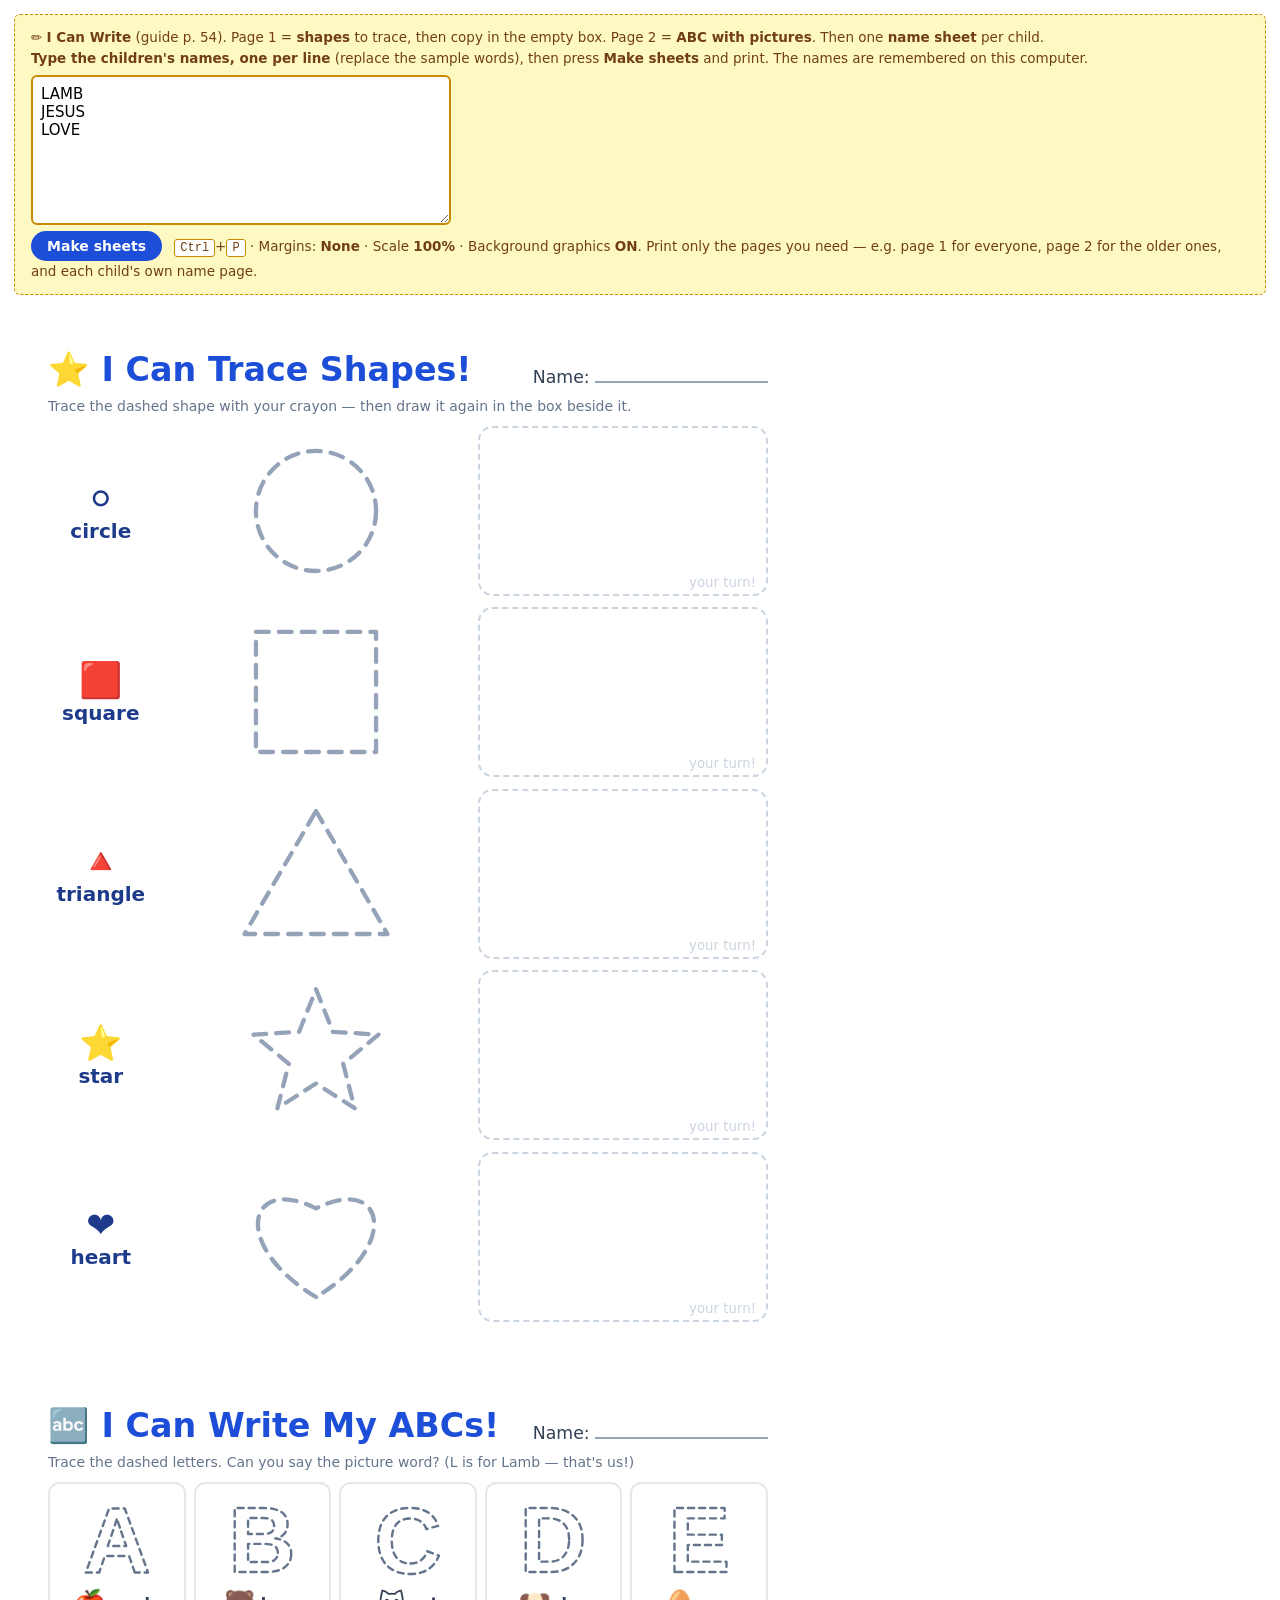
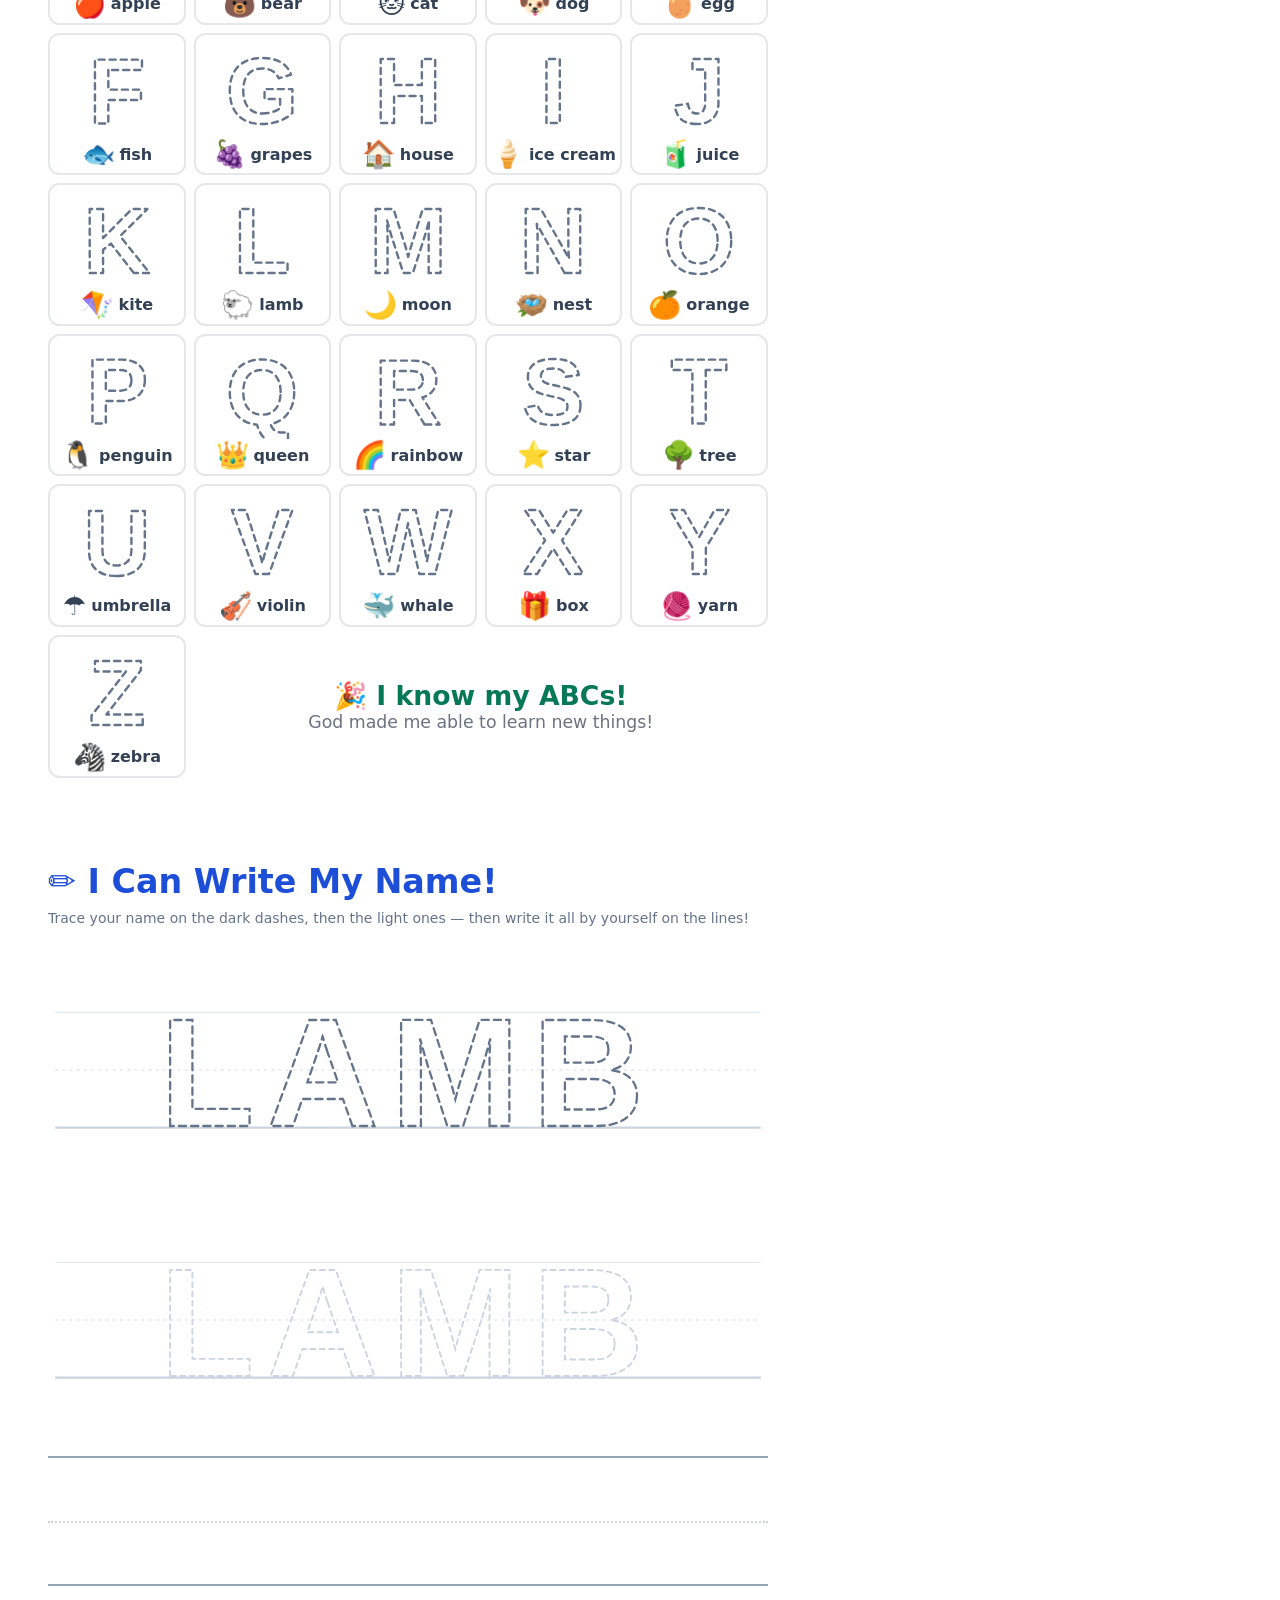
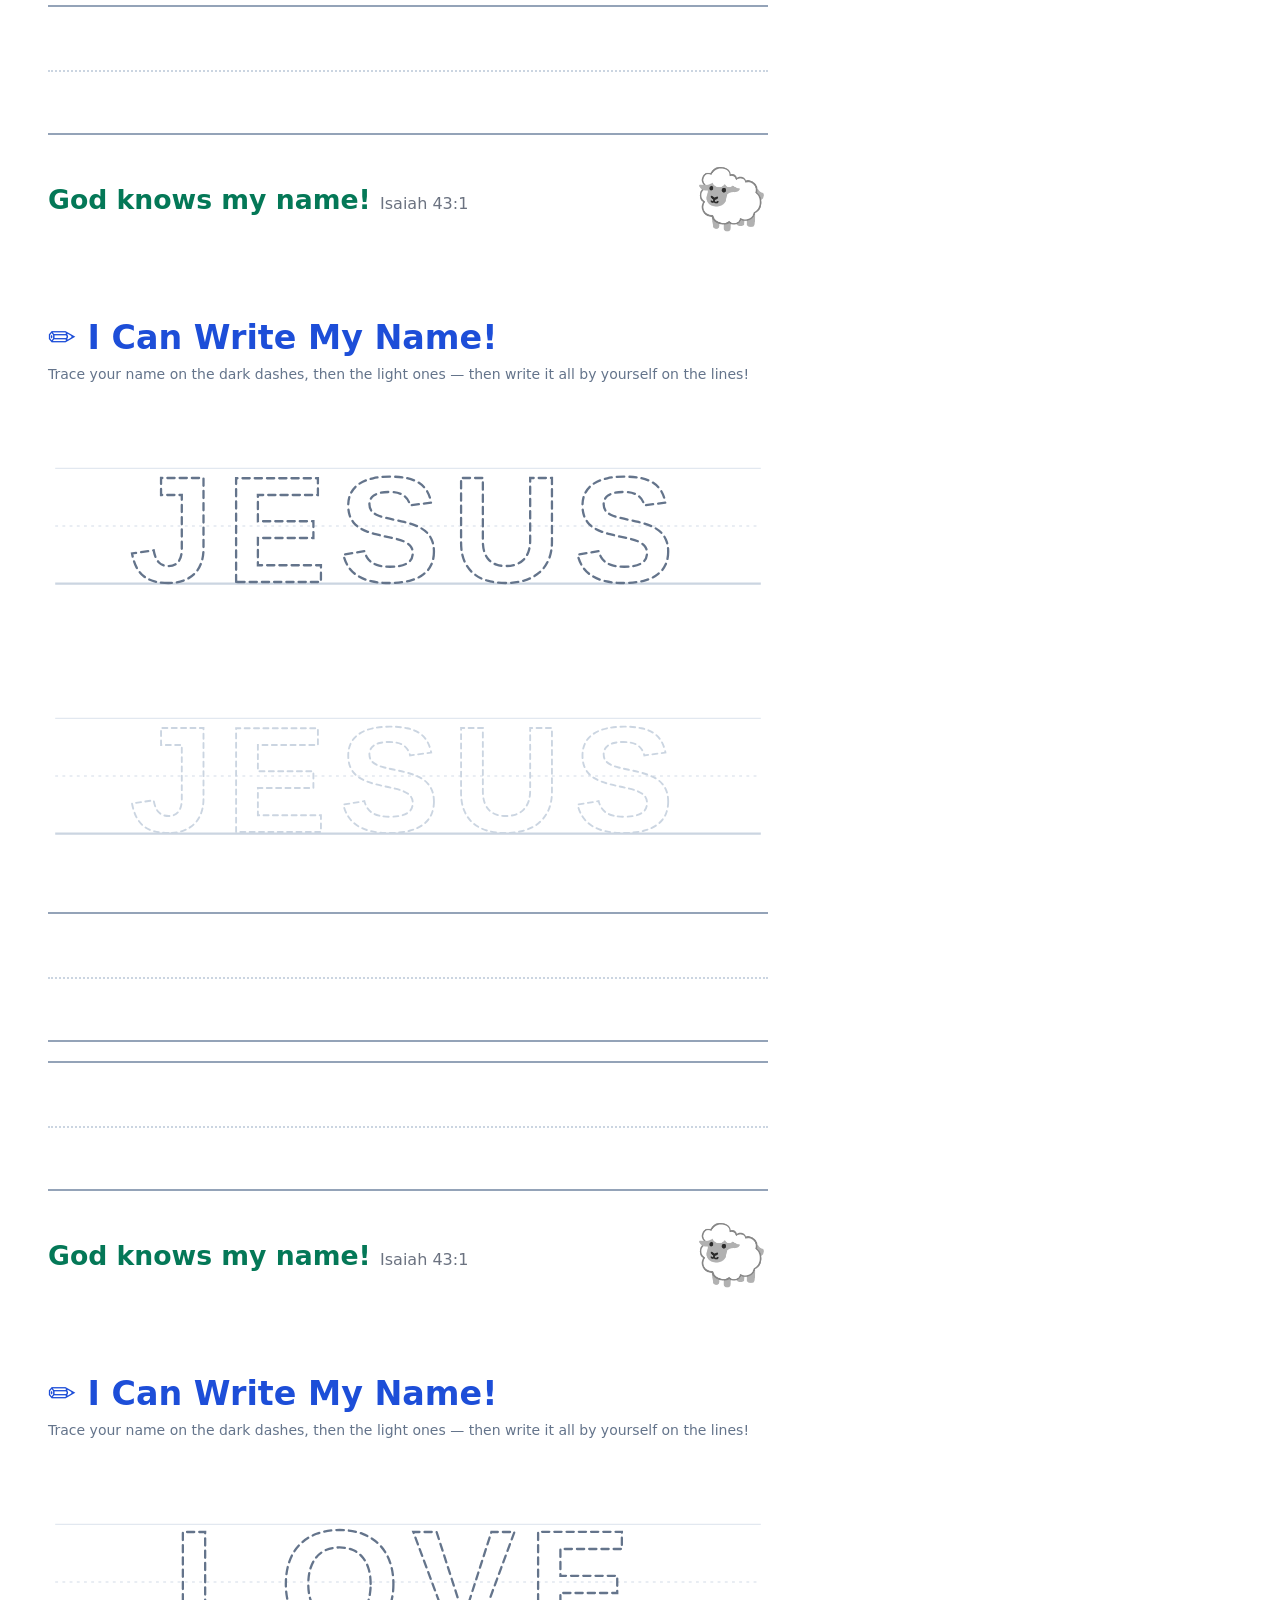
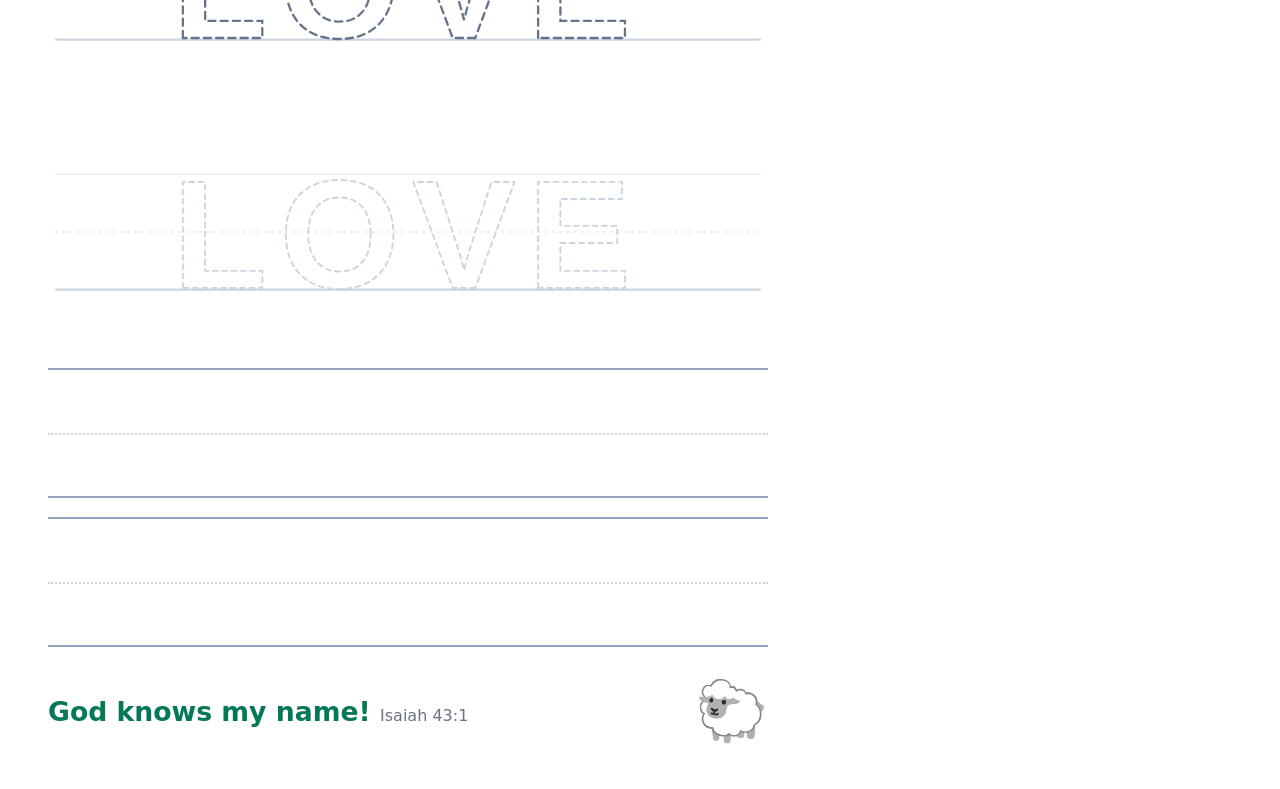
<file: meeting-04/i-can-write.html>
<!DOCTYPE html>
<html lang="en"><head><meta charset="utf-8">
<title>I Can Write — Little Lamb Meeting 4</title>
<style>
  * { box-sizing:border-box; margin:0; padding:0; }
  body { font-family:"Comic Sans MS","Chalkboard SE",system-ui,sans-serif; background:#fff; color:#1f2937; }
  .no-print { background:#fef9c3; border:1px dashed #ca8a04; border-radius:6px; padding:12px 16px;
              margin:14px; font-size:13.5px; color:#713f12; font-family:"Segoe UI",system-ui,sans-serif; line-height:1.55; }
  .no-print kbd { background:#fff; border:1px solid #ca8a04; border-radius:3px; padding:1px 5px; font-size:12px; }
  .no-print textarea { width:100%; max-width:420px; height:150px; font-family:inherit; font-size:15px; padding:8px; margin:6px 0;
                       border:2px solid #ca8a04; border-radius:6px; display:block; }
  .no-print button { font-family:inherit; font-size:14px; font-weight:700; padding:7px 16px; border-radius:999px; border:none;
                     background:#1d4ed8; color:#fff; cursor:pointer; margin-right:8px; }
  .sheet { width:8.5in; height:11in; padding:.45in .5in; page-break-after:always; overflow:hidden;
           display:flex; flex-direction:column; }
  .sheet:last-child { page-break-after:auto; }
  .hd { display:flex; justify-content:space-between; align-items:flex-end; margin-bottom:.12in; }
  .hd h1 { font-size:25pt; color:#1d4ed8; line-height:1.05; }
  .hd .nm { font-size:13pt; color:#334155; }
  .hd .nm span { display:inline-block; width:1.8in; border-bottom:2px solid #94a3b8; }
  .tip { font-family:"Segoe UI",system-ui,sans-serif; font-size:10.5pt; color:#64748b; margin-bottom:.12in; }

  /* shapes */
  .shapes { flex:1; display:grid; grid-template-rows:repeat(5,1fr); gap:.12in; }
  .srow { display:flex; gap:.2in; align-items:stretch; }
  .srow .lbl { width:1.1in; display:flex; flex-direction:column; justify-content:center; align-items:center;
               font-size:15pt; font-weight:800; color:#1e3a8a; }
  .srow .lbl .e { font-size:26pt; }
  .srow svg { flex:1; height:100%; }
  .srow .copy { flex:1; border:2.5px dashed #cbd5e1; border-radius:.15in; position:relative; }
  .srow .copy::after { content:"your turn!"; position:absolute; bottom:4px; right:10px; font-size:10pt; color:#cbd5e1; }

  /* ABC */
  .abc { flex:1; display:grid; grid-template-columns:repeat(5,1fr); grid-auto-rows:1fr; gap:.08in; }
  .cell { border:2px solid #e5e7eb; border-radius:.12in; display:flex; flex-direction:column; align-items:center;
          justify-content:center; padding:.03in; }
  .cell svg { width:100%; height:1.05in; }
  .cell .w { font-size:12pt; font-weight:700; color:#334155; display:flex; align-items:center; gap:.05in; }
  .cell .w span { font-size:20pt; }

  /* names */
  .name .row1, .name .row2 { width:100%; height:2.6in; }
  .name .wline { height:1.35in; margin-top:.2in; position:relative; border-top:2.5px solid #94a3b8; border-bottom:2.5px solid #94a3b8; }
  .name .wline::before { content:""; position:absolute; left:0; right:0; top:50%; border-top:2px dotted #cbd5e1; }
  .name .ft { margin-top:auto; display:flex; justify-content:space-between; align-items:center; font-size:20pt; font-weight:800; color:#047857; }
  .name .ft .l { font-size:44pt; }
  @page { size:letter portrait; margin:0; }
  @media print { .no-print { display:none !important; } }
</style></head>
<body>

<div class="no-print">
  ✏️ <b>I Can Write</b> (guide p. 54). Page 1 = <b>shapes</b> to trace, then copy in the empty box. Page 2 = <b>ABC with pictures</b>. Then one <b>name sheet</b> per child.<br>
  <b>Type the children's names, one per line</b> (replace the sample words), then press <b>Make sheets</b> and print. The names are remembered on this computer.
  <textarea id="names"></textarea>
  <button onclick="makeNames()">Make sheets</button>
  <kbd>Ctrl</kbd>+<kbd>P</kbd> · Margins: <b>None</b> · Scale <b>100%</b> · Background graphics <b>ON</b>. Print only the pages you need — e.g. page 1 for everyone, page 2 for the older ones, and each child's own name page.
</div>

<!-- SHAPES -->
<div class="sheet">
  <div class="hd"><h1>⭐ I Can Trace Shapes!</h1><div class="nm">Name: <span></span></div></div>
  <div class="tip">Trace the dashed shape with your crayon — then draw it again in the box beside it.</div>
  <div class="shapes" id="shapes"></div>
</div>

<!-- ABC -->
<div class="sheet">
  <div class="hd"><h1>🔤 I Can Write My ABCs!</h1><div class="nm">Name: <span></span></div></div>
  <div class="tip">Trace the dashed letters. Can you say the picture word? (L is for Lamb — that's us!)</div>
  <div class="abc" id="abc"></div>
</div>

<div id="namePages"></div>

<script>
const NS = 'http://www.w3.org/2000/svg';
const DASH = { fill:'none', stroke:'#94a3b8', 'stroke-width':3, 'stroke-dasharray':'9 7', 'stroke-linecap':'round', 'stroke-linejoin':'round' };
function svg(vb, inner){ return `<svg viewBox="${vb}" preserveAspectRatio="xMidYMid meet" xmlns="${NS}">${inner}</svg>`; }
const attrs = o => Object.entries(o).map(([k,v]) => `${k}="${v}"`).join(' ');

/* ---- shapes ---- */
const star = (() => { const p=[]; for(let i=0;i<10;i++){ const a=-Math.PI/2+i*Math.PI/5, r=i%2?20:46; p.push((100+r*Math.cos(a)).toFixed(1)+','+(50+r*Math.sin(a)).toFixed(1)); } return p.join(' '); })();
const SHAPES = [
  ['circle','⚪', `<circle cx="100" cy="50" r="42" ${attrs(DASH)}/>`],
  ['square','🟥', `<rect x="58" y="8" width="84" height="84" ${attrs(DASH)}/>`],
  ['triangle','🔺', `<polygon points="100,6 150,92 50,92" ${attrs(DASH)}/>`],
  ['star','⭐', `<polygon points="${star}" ${attrs(DASH)}/>`],
  ['heart','❤️', `<path d="M100 92 C40 56 52 6 100 30 C148 6 160 56 100 92 Z" ${attrs(DASH)}/>`],
];
document.getElementById('shapes').innerHTML = SHAPES.map(([n,e,s]) =>
  `<div class="srow"><div class="lbl"><div class="e">${e}</div>${n}</div>${svg('0 0 200 100', s)}<div class="copy"></div></div>`).join('');

/* ---- ABC ---- */
const ABC = [['A','🍎','apple'],['B','🐻','bear'],['C','🐱','cat'],['D','🐶','dog'],['E','🥚','egg'],['F','🐟','fish'],['G','🍇','grapes'],
  ['H','🏠','house'],['I','🍦','ice cream'],['J','🧃','juice'],['K','🪁','kite'],['L','🐑','lamb'],['M','🌙','moon'],['N','🪺','nest'],
  ['O','🍊','orange'],['P','🐧','penguin'],['Q','👑','queen'],['R','🌈','rainbow'],['S','⭐','star'],['T','🌳','tree'],['U','☂️','umbrella'],
  ['V','🎻','violin'],['W','🐳','whale'],['X','🎁','box'],['Y','🧶','yarn'],['Z','🦓','zebra']];
const LET = { fill:'none', stroke:'#64748b', 'stroke-width':2.4, 'stroke-dasharray':'6 5', 'stroke-linecap':'round', 'stroke-linejoin':'round' };
const letterSvg = (txt, a, vb) => svg(vb || '0 0 100 100',
  `<text x="50" y="84" text-anchor="middle" font-family="Comic Sans MS, Arial Rounded MT Bold, sans-serif" font-weight="700" font-size="92" ${attrs(a)}>${txt}</text>`);
document.getElementById('abc').innerHTML = ABC.map(([l,e,w]) =>
  `<div class="cell">${letterSvg(l, LET)}<div class="w"><span>${e}</span>${w}</div></div>`).join('')
  + `<div class="cell" style="grid-column:span 4;border:none;font-size:20pt;font-weight:800;color:#047857;text-align:center">🎉 I know my ABCs!<br><span style="font-size:13pt;color:#6b7280;font-weight:400">God made me able to learn new things!</span></div>`;

/* ---- name sheets ---- */
const DEFAULT = 'LAMB\nJESUS\nLOVE';
const box = document.getElementById('names');
try { box.value = localStorage.getItem('ll4-names') || DEFAULT; } catch(e) { box.value = DEFAULT; }
function nameSvg(name, light){
  const n = name.length, fs = Math.min(215, 1050 / Math.max(n, 1));
  const a = light ? { fill:'none', stroke:'#cbd5e1', 'stroke-width':2.6, 'stroke-dasharray':'7 6', 'stroke-linecap':'round' }
                  : { fill:'none', stroke:'#64748b', 'stroke-width':3.2, 'stroke-dasharray':'10 7', 'stroke-linecap':'round' };
  return `<svg class="${light ? 'row2' : 'row1'}" viewBox="0 0 1000 220" xmlns="${NS}">
    <line x1="10" y1="40" x2="990" y2="40" stroke="#e2e8f0" stroke-width="2"/>
    <line x1="10" y1="120" x2="990" y2="120" stroke="#e2e8f0" stroke-width="2" stroke-dasharray="4 6"/>
    <line x1="10" y1="200" x2="990" y2="200" stroke="#cbd5e1" stroke-width="3"/>
    <text x="500" y="198" text-anchor="middle" font-family="Comic Sans MS, Arial Rounded MT Bold, sans-serif" font-weight="700"
      font-size="${fs}" letter-spacing="${fs * 0.08}" ${attrs(a)}>${name.replace(/[<&>]/g,'')}</text></svg>`;
}
function makeNames(){
  try { localStorage.setItem('ll4-names', box.value); } catch(e) {}
  const names = box.value.split('\n').map(s => s.trim()).filter(Boolean);
  document.getElementById('namePages').innerHTML = names.map(n => `<div class="sheet name">
    <div class="hd"><h1>✏️ I Can Write My Name!</h1></div>
    <div class="tip">Trace your name on the dark dashes, then the light ones — then write it all by yourself on the lines!</div>
    ${nameSvg(n, false)}${nameSvg(n, true)}
    <div class="wline"></div><div class="wline"></div>
    <div class="ft"><span>God knows my name! <span style="font-size:12pt;color:#6b7280;font-weight:400">Isaiah 43:1</span></span><span class="l">🐑</span></div>
  </div>`).join('');
}
makeNames();
</script>
</body></html>
</file>
<file: style.css>
:root {
  --bg:#f3f8fb; --surface:#ffffff; --ink:#1c2b3a; --soft:#5a6b7b; --line:#d7e3ec;
  --sky:#2f6fb3; --meadow:#2f8a5b; --meadow-soft:#e4f3ea; --sun:#b7791f; --sun-soft:#fdf3dd;
}
@media (prefers-color-scheme: dark) {
  :root {
    color-scheme:dark;
    --bg:#0f1a24; --surface:#172532; --ink:#e6eef5; --soft:#9fb1c2; --line:#2a3b4b;
    --sky:#7fb6ee; --meadow:#6fcf9c; --meadow-soft:#16352a; --sun:#f0c060; --sun-soft:#3a2f16;
  }
}
* { box-sizing:border-box; }
body { margin:0; background:var(--bg); color:var(--ink); font-family:Nunito,"Segoe UI",system-ui,sans-serif; font-size:16px; line-height:1.5; }
.wrap { max-width:780px; margin:0 auto; padding-inline:18px; padding-block:30px 56px; display:grid; gap:28px; }
header { display:grid; gap:6px; }
.crumb { font-size:14px; } .crumb a { color:var(--sky); }
.eyebrow { font-size:12.5px; letter-spacing:.12em; text-transform:uppercase; color:var(--sun); font-weight:700; }
h1 { font-family:Fredoka,Nunito,system-ui,sans-serif; font-weight:600; font-size:clamp(32px,7vw,46px); line-height:1.05; margin:0; color:var(--sky); text-wrap:balance; }
.meta { color:var(--soft); margin:0; } .meta b { color:var(--ink); }
h2 { font-family:Fredoka,Nunito,system-ui,sans-serif; font-weight:500; font-size:22px; margin:0 0 10px; }
h3 { font-size:17px; margin:16px 0 6px; }
.hero {
  display:flex; flex-wrap:wrap; gap:14px 20px; align-items:center; justify-content:space-between;
  background:var(--meadow-soft); border:1.5px solid var(--meadow); border-radius:16px; padding:18px 20px;
}
.hero p { margin:4px 0 0; color:var(--soft); max-width:46ch; } .hero h2 { margin:0; color:var(--meadow); }
.btn { display:inline-block; background:var(--meadow); color:var(--surface); text-decoration:none; font-weight:700; padding:12px 22px; border-radius:999px; white-space:nowrap; }
a:focus-visible { outline:3px solid var(--sun); outline-offset:3px; }
.list { background:var(--surface); border:1px solid var(--line); border-radius:14px; overflow:hidden; }
.row { display:grid; grid-template-columns:1fr auto; gap:4px 16px; align-items:center; padding:14px 18px; border-top:1px solid var(--line); }
.row:first-child { border-top:none; }
.row a { color:var(--sky); font-weight:700; text-decoration:none; font-size:17px; } .row a:hover { text-decoration:underline; }
.row .what { color:var(--soft); font-size:14.5px; grid-column:1; }
.row .pages { grid-row:1 / span 2; grid-column:2; font-size:13px; color:var(--soft); white-space:nowrap; }
.flag { display:inline-block; margin-left:6px; font-size:12px; font-weight:700; color:var(--sun); background:var(--sun-soft); border-radius:999px; padding:1px 9px; vertical-align:2px; }
.note { font-size:14px; color:var(--soft); margin:10px 2px 0; }
ol, ul { margin:0; padding-left:22px; display:grid; gap:5px; }
.card { background:var(--surface); border:1px solid var(--line); border-radius:14px; padding:16px 18px; }
video, audio { width:100%; border-radius:12px; display:block; }
video { background:#000; }
.media { display:grid; gap:8px; }
.media .cap { font-size:14px; color:var(--soft); }
.tablewrap { overflow-x:auto; }
table { border-collapse:collapse; width:100%; font-size:15px; background:var(--surface); }
th, td { text-align:left; vertical-align:top; padding:8px 10px; border-bottom:1px solid var(--line); }
th { font-size:12.5px; text-transform:uppercase; letter-spacing:.06em; color:var(--soft); }
.say b { color:var(--sky); }
footer { font-size:13px; color:var(--soft); border-top:1px dashed var(--line); padding-top:14px; }
@media (max-width:480px) { .row { grid-template-columns:1fr; } .row .pages { grid-row:auto; grid-column:1; } }
.actions { display:grid; grid-template-columns:repeat(auto-fill, minmax(165px, 1fr)); gap:12px; }
.actions figure { margin:0; background:var(--surface); border:1px solid var(--line); border-radius:14px; padding:10px 10px 12px; text-align:center; }
.actions img { width:100%; max-width:200px; height:auto; display:block; margin:0 auto; background:#f8fbff; border-radius:10px; }
.actions figcaption { display:grid; gap:4px; font-size:14.5px; margin-top:6px; }
.actions figcaption span { color:var(--meadow); font-weight:700; font-size:14px; }
</file>
